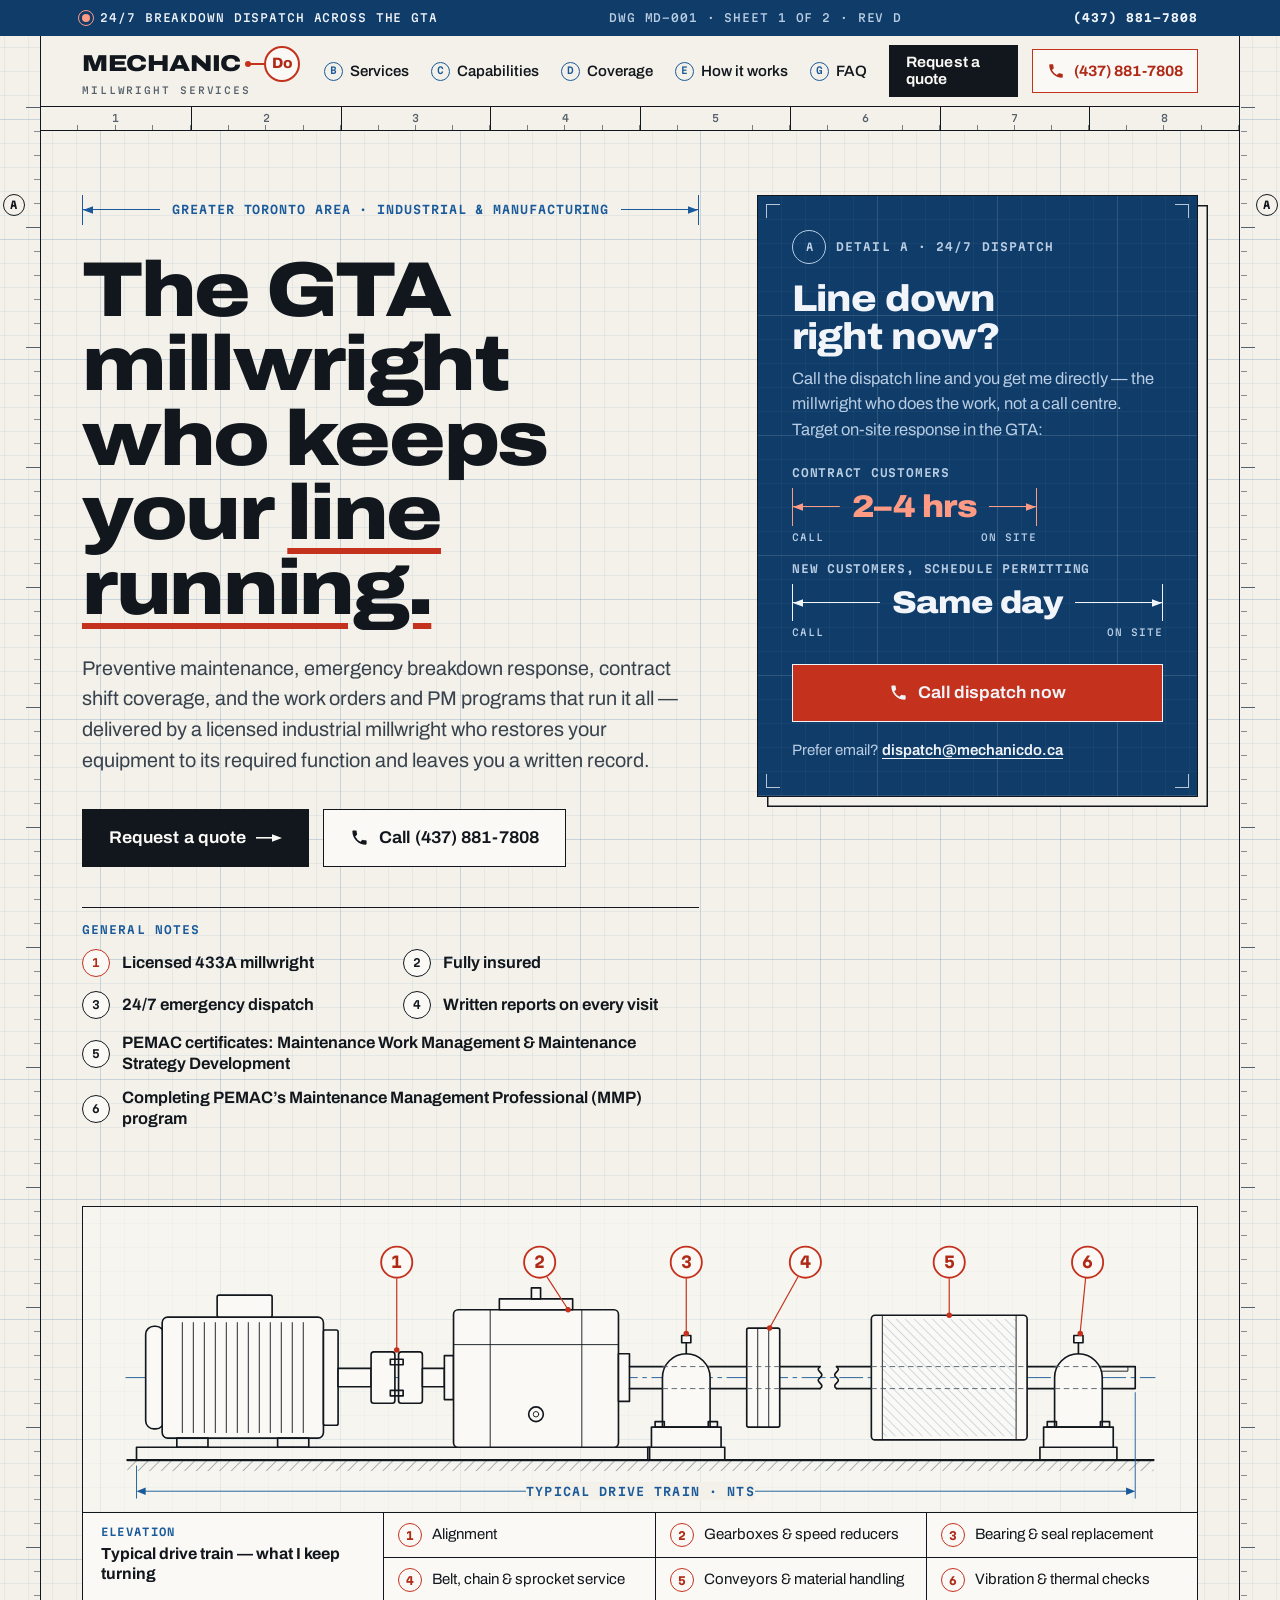
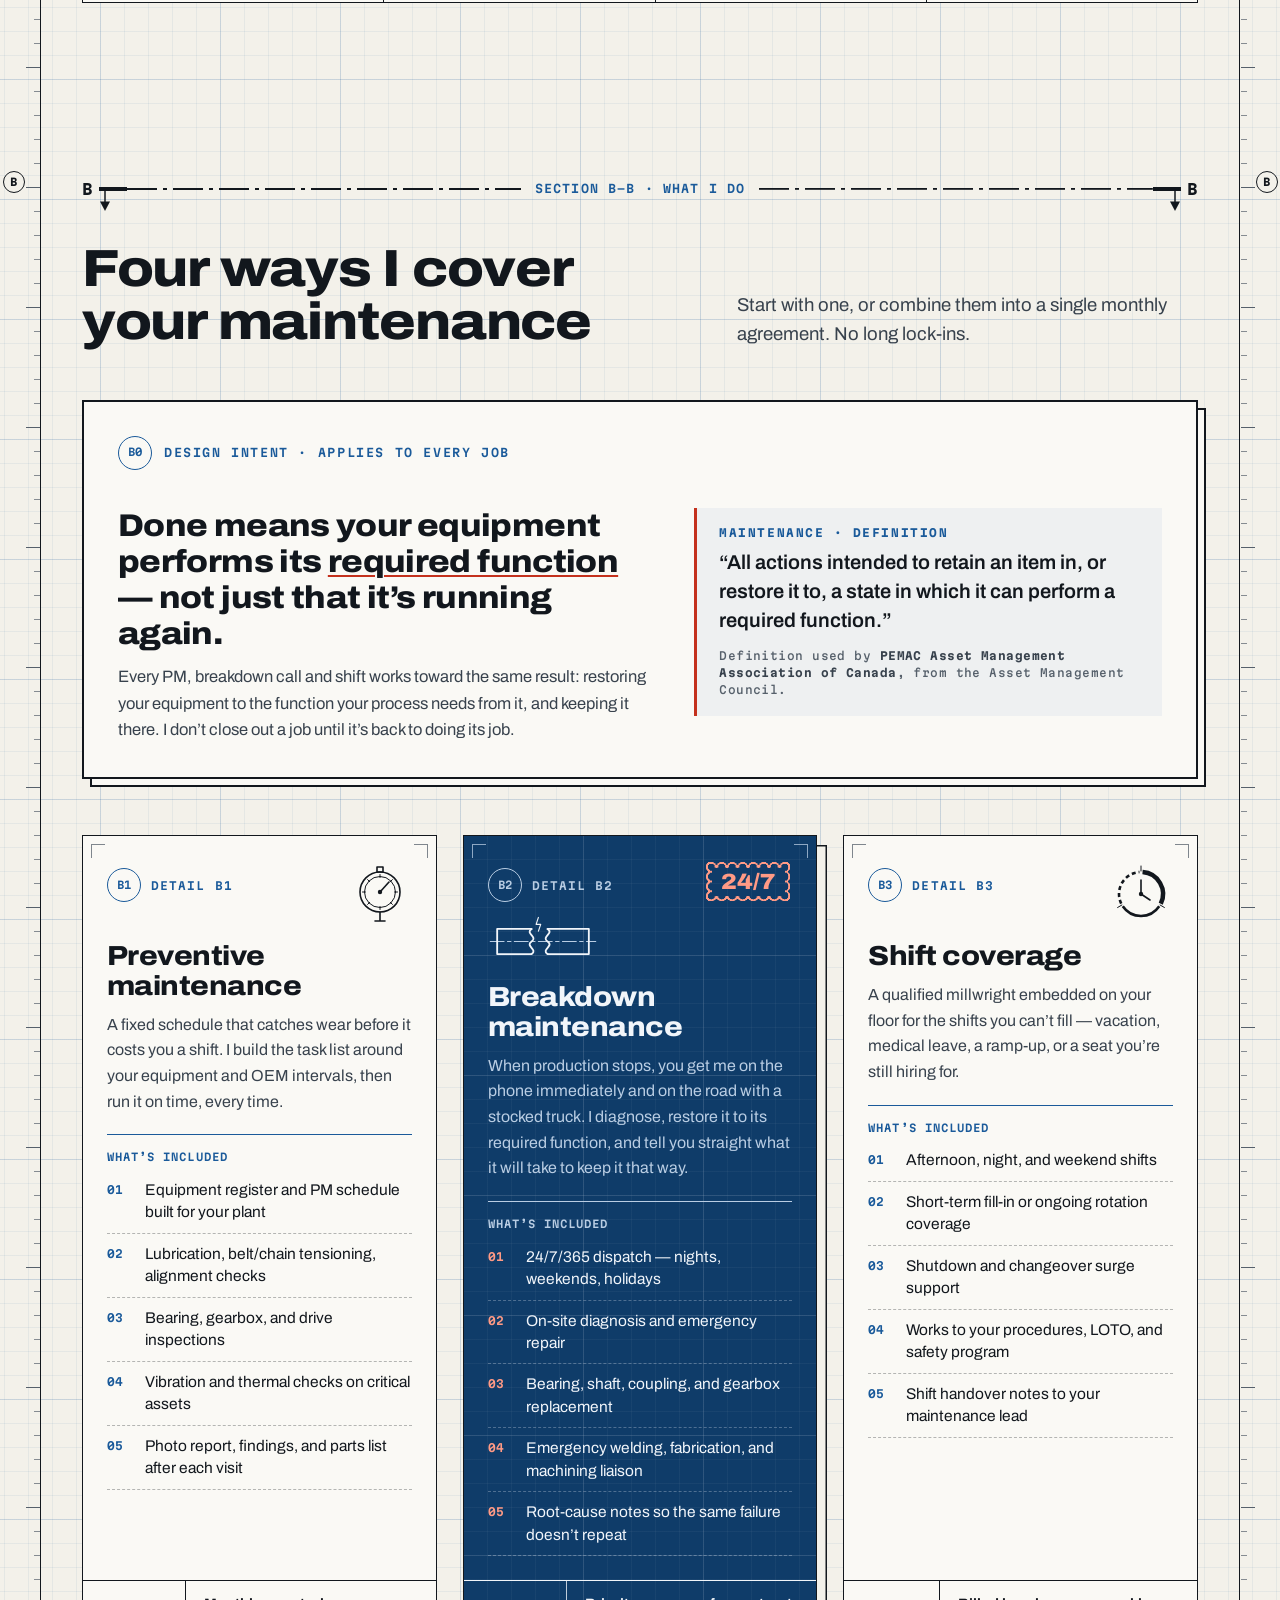
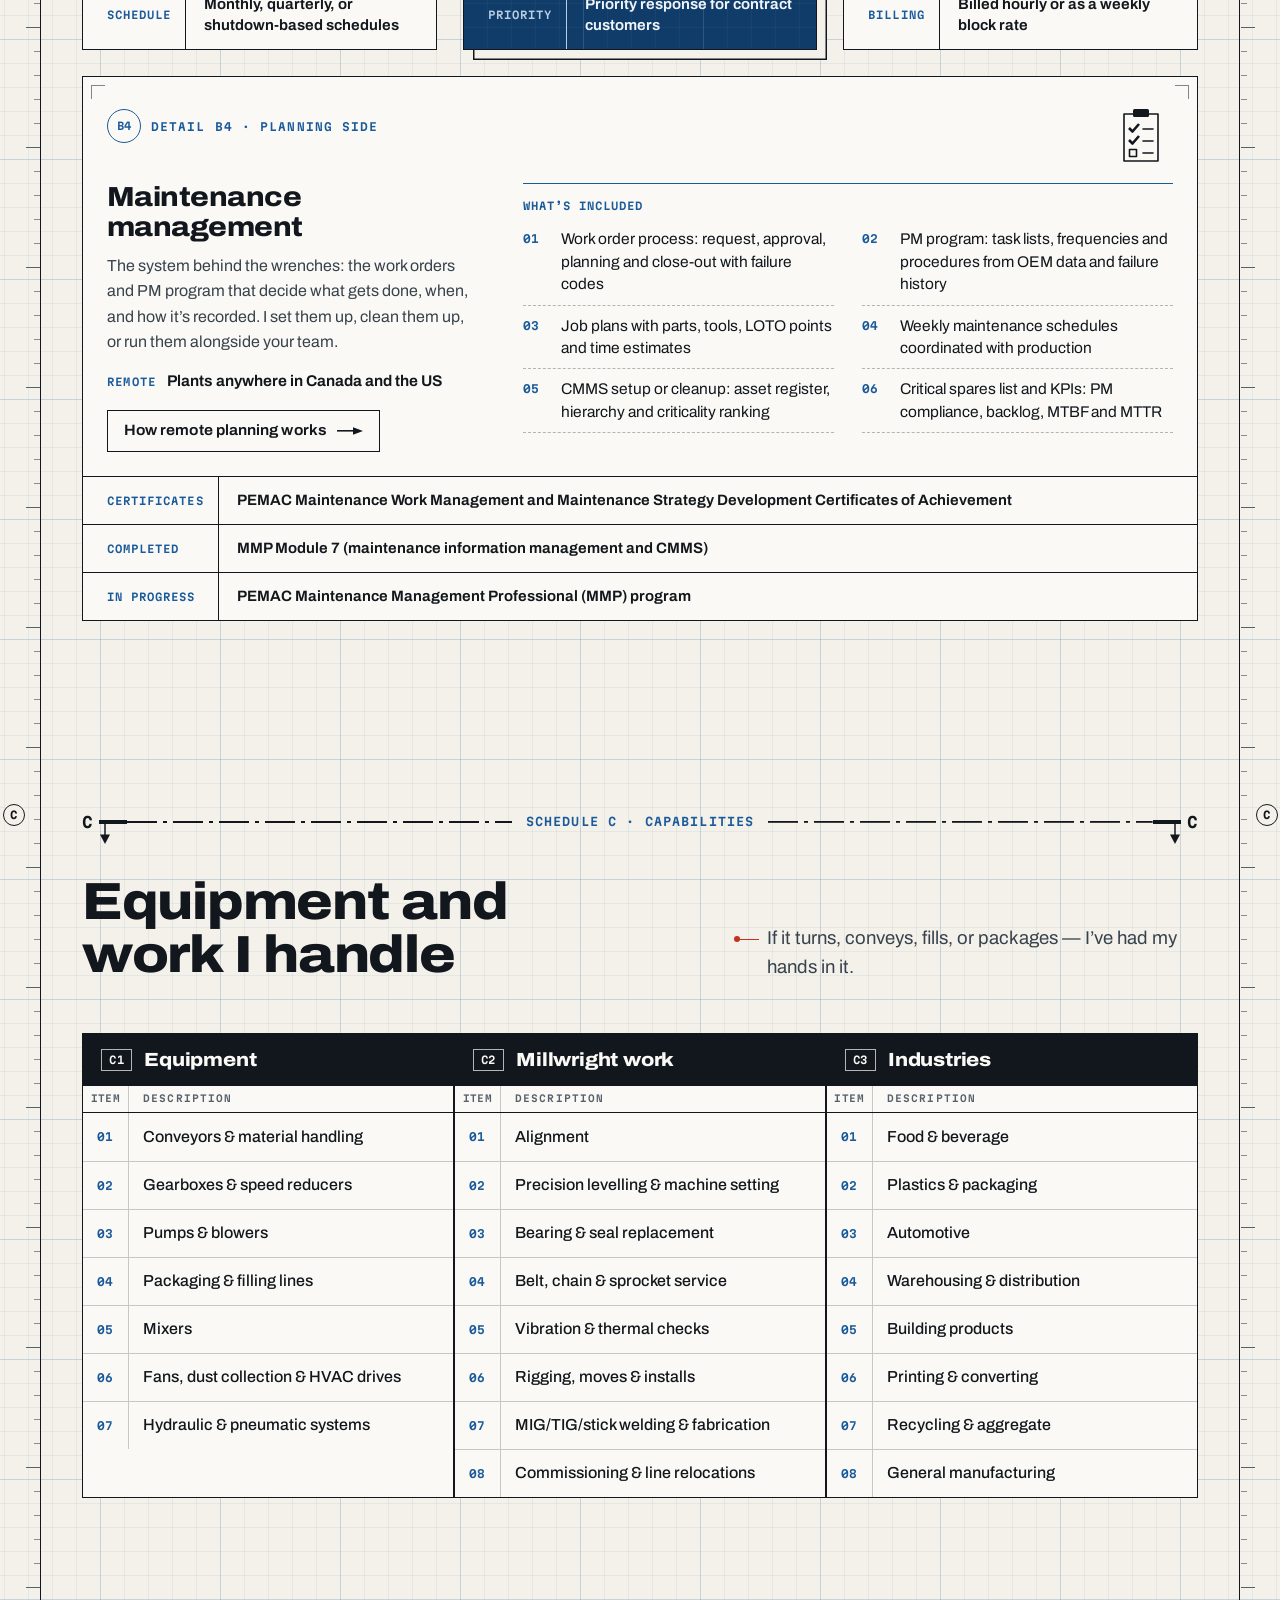
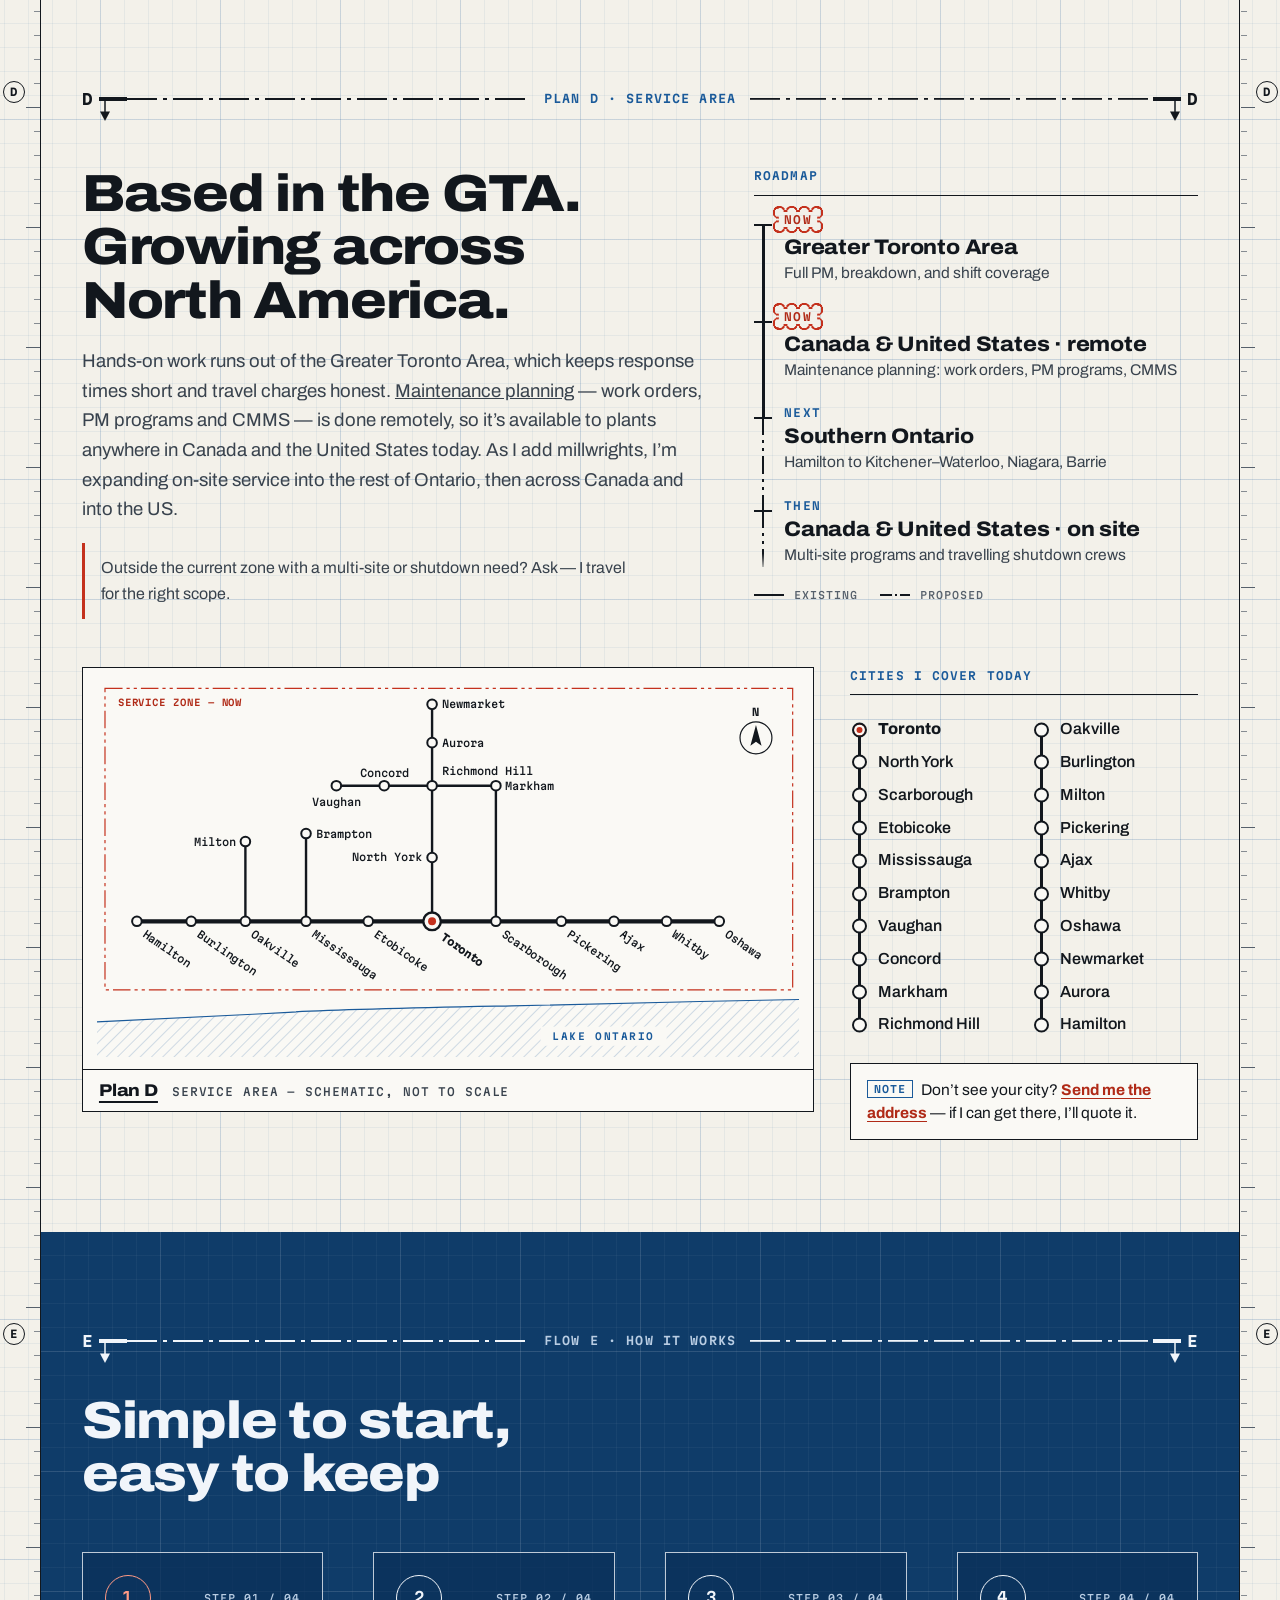
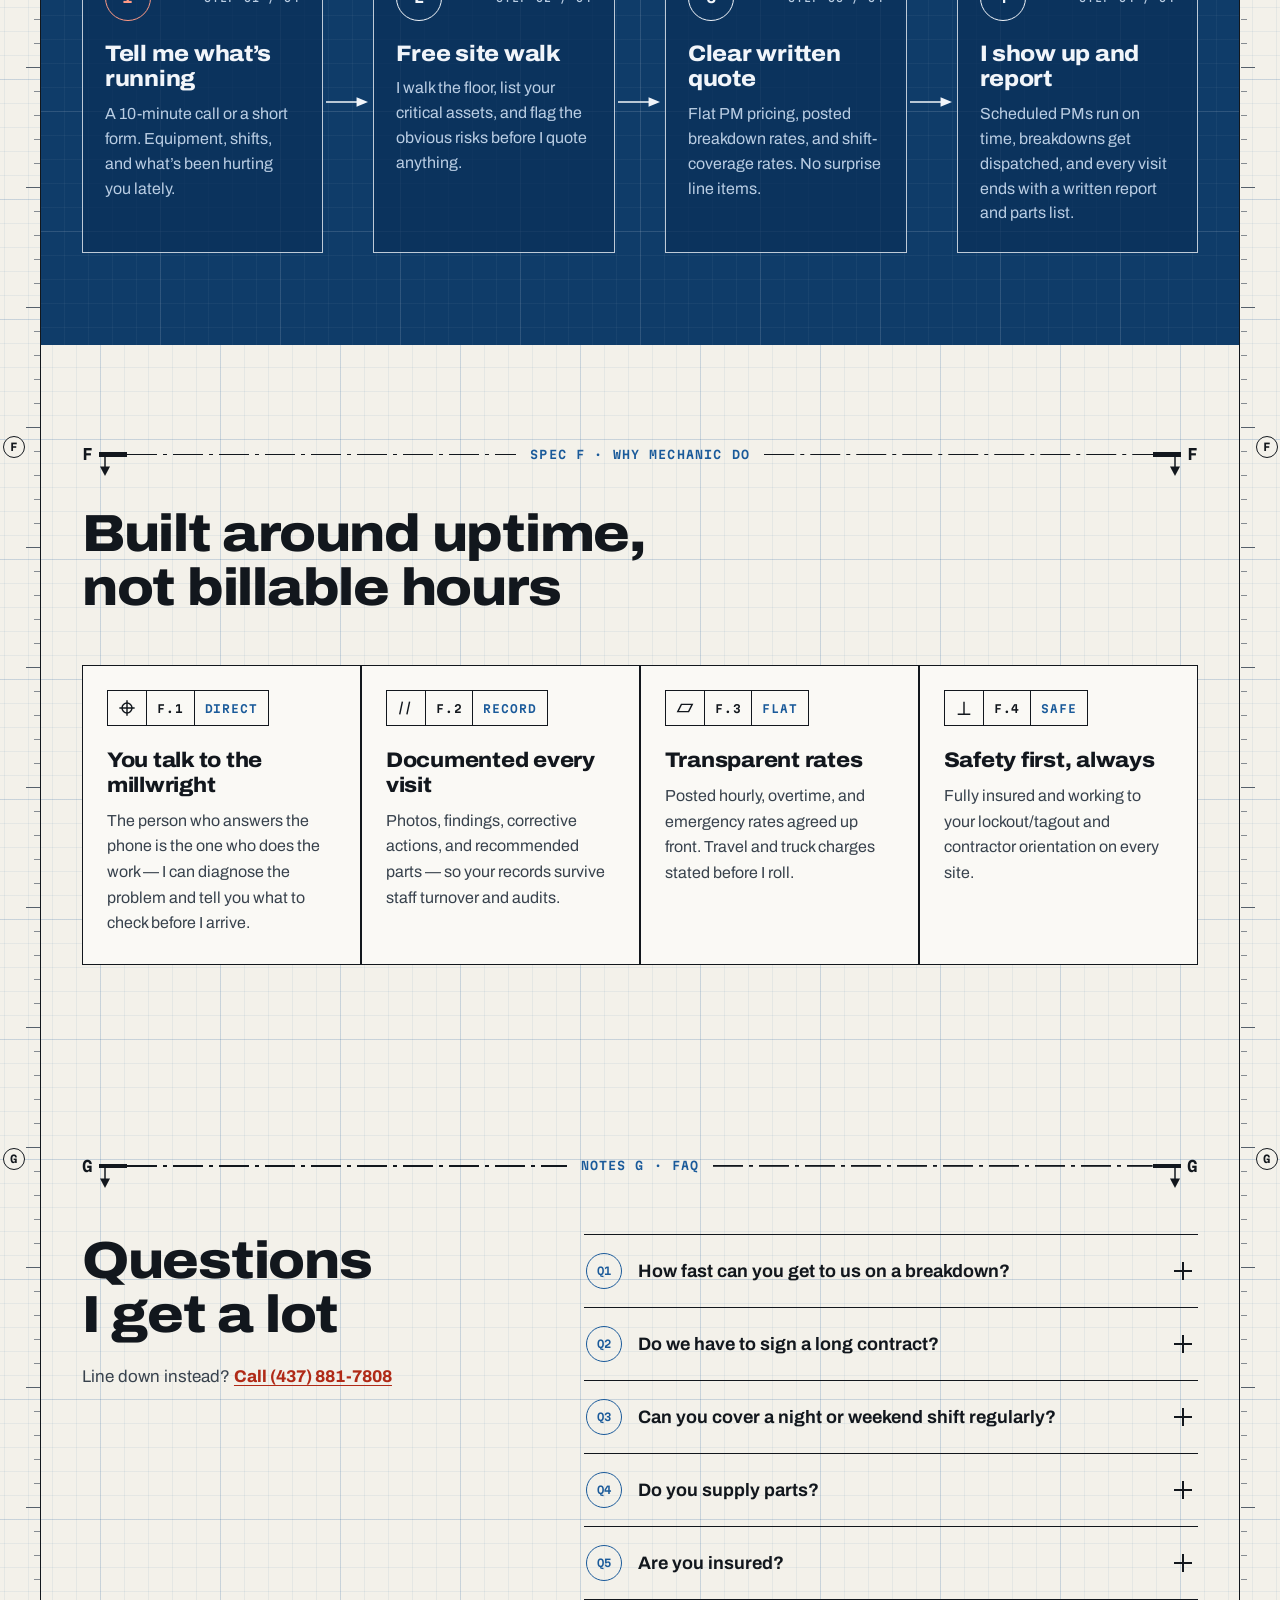
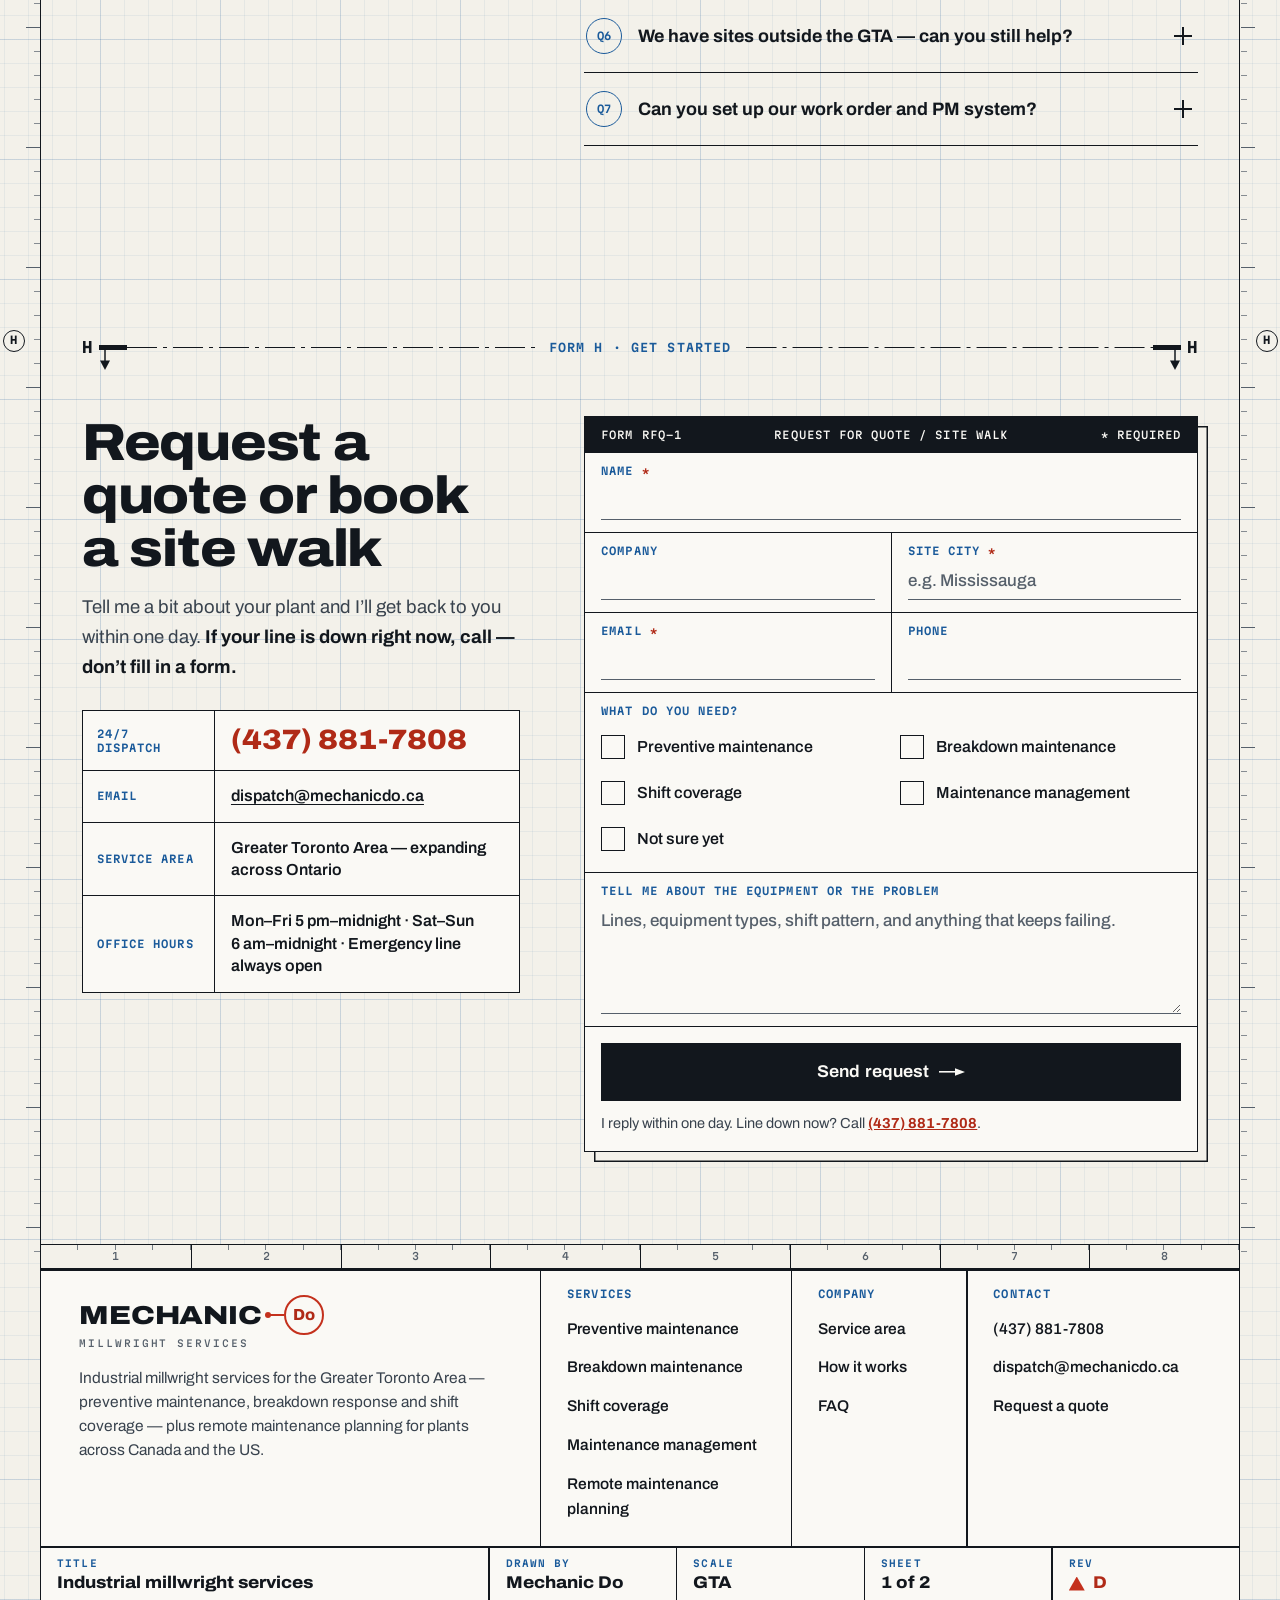
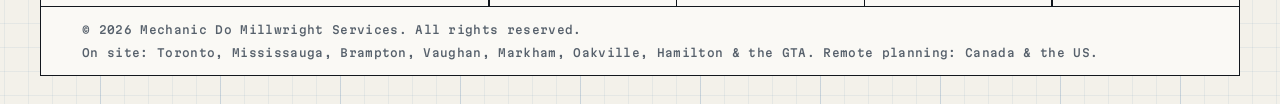
<file: index.html>
<!DOCTYPE html>
<html lang="en-CA">
<head>
<meta charset="utf-8">
<meta name="viewport" content="width=device-width, initial-scale=1">
<title>Industrial Millwright in Toronto &amp; the GTA | Mechanic Do</title>
<meta name="description" content="Licensed 433A millwright in Toronto &amp; the GTA: preventive maintenance, 24/7 breakdown repair, shift coverage and PM programs. Call (437) 881-7808.">
<link rel="canonical" href="https://mechanicdo.ca/">

<!-- Open Graph / social -->
<meta property="og:type" content="website">
<meta property="og:site_name" content="Mechanic Do">
<meta property="og:locale" content="en_CA">
<meta property="og:title" content="Industrial Millwright in Toronto &amp; the GTA | Mechanic Do">
<meta property="og:description" content="Preventive maintenance, 24/7 breakdown response and shift coverage in the GTA, plus remote maintenance planning for plants across Canada and the US.">
<meta property="og:url" content="https://mechanicdo.ca/">
<meta property="og:image" content="https://mechanicdo.ca/assets/img/og-image.png">
<meta property="og:image:width" content="1200">
<meta property="og:image:height" content="630">
<meta property="og:image:alt" content="Mechanic Do, the millwright who keeps your line running. 24/7 dispatch (437) 881-7808, mechanicdo.ca">
<meta name="twitter:card" content="summary_large_image">
<meta name="robots" content="max-image-preview:large">
<meta name="theme-color" content="#0f3c69">

<link rel="icon" href="assets/img/favicon.svg" type="image/svg+xml">
<link rel="icon" href="assets/img/icon-192.png" type="image/png" sizes="192x192">
<link rel="apple-touch-icon" href="assets/img/apple-touch-icon.png">
<link rel="preload" href="assets/fonts/archivo-var.woff2" as="font" type="font/woff2" crossorigin>
<link rel="preload" href="assets/fonts/martian-mono-var.woff2" as="font" type="font/woff2" crossorigin>
<link rel="stylesheet" href="assets/css/styles.css">
<script>document.documentElement.classList.add('js');</script>

<!-- Structured data: site, business (on-site GTA, remote Canada & US), services, hours. -->
<script type="application/ld+json">
{
  "@context": "https://schema.org",
  "@graph": [
    {
      "@type": "WebSite",
      "@id": "https://mechanicdo.ca/#website",
      "url": "https://mechanicdo.ca/",
      "name": "Mechanic Do",
      "alternateName": "Mechanic Do Millwright Services",
      "inLanguage": "en-CA",
      "publisher": {
        "@id": "https://mechanicdo.ca/#business"
      }
    },
    {
      "@type": "ProfessionalService",
      "@id": "https://mechanicdo.ca/#business",
      "name": "Mechanic Do",
      "alternateName": "Mechanic Do Millwright Services",
      "description": "Licensed 433A industrial millwright in Toronto and the GTA: preventive maintenance, 24/7 breakdown response and shift coverage on site, plus remote maintenance planning (work orders, PM programs, CMMS) for plants across Canada and the United States.",
      "url": "https://mechanicdo.ca/",
      "logo": "https://mechanicdo.ca/brand/logo.png",
      "image": "https://mechanicdo.ca/assets/img/og-image.png",
      "telephone": "+1-437-881-7808",
      "email": "dispatch@mechanicdo.ca",
      "address": {
        "@type": "PostalAddress",
        "addressLocality": "Toronto",
        "addressRegion": "ON",
        "addressCountry": "CA"
      },
      "areaServed": [
        {
          "@type": "AdministrativeArea",
          "name": "Greater Toronto Area"
        },
        {
          "@type": "City",
          "name": "Toronto"
        },
        {
          "@type": "City",
          "name": "North York"
        },
        {
          "@type": "City",
          "name": "Scarborough"
        },
        {
          "@type": "City",
          "name": "Etobicoke"
        },
        {
          "@type": "City",
          "name": "Mississauga"
        },
        {
          "@type": "City",
          "name": "Brampton"
        },
        {
          "@type": "City",
          "name": "Vaughan"
        },
        {
          "@type": "City",
          "name": "Concord"
        },
        {
          "@type": "City",
          "name": "Markham"
        },
        {
          "@type": "City",
          "name": "Richmond Hill"
        },
        {
          "@type": "City",
          "name": "Oakville"
        },
        {
          "@type": "City",
          "name": "Burlington"
        },
        {
          "@type": "City",
          "name": "Milton"
        },
        {
          "@type": "City",
          "name": "Pickering"
        },
        {
          "@type": "City",
          "name": "Ajax"
        },
        {
          "@type": "City",
          "name": "Whitby"
        },
        {
          "@type": "City",
          "name": "Oshawa"
        },
        {
          "@type": "City",
          "name": "Newmarket"
        },
        {
          "@type": "City",
          "name": "Aurora"
        },
        {
          "@type": "City",
          "name": "Hamilton"
        }
      ],
      "openingHoursSpecification": [
        {
          "@type": "OpeningHoursSpecification",
          "dayOfWeek": [
            "Monday",
            "Tuesday",
            "Wednesday",
            "Thursday",
            "Friday"
          ],
          "opens": "17:00",
          "closes": "23:59"
        },
        {
          "@type": "OpeningHoursSpecification",
          "dayOfWeek": [
            "Saturday",
            "Sunday"
          ],
          "opens": "06:00",
          "closes": "23:59"
        }
      ],
      "contactPoint": [
        {
          "@type": "ContactPoint",
          "contactType": "emergency",
          "name": "24/7 breakdown dispatch",
          "telephone": "+1-437-881-7808",
          "email": "dispatch@mechanicdo.ca",
          "availableLanguage": "English",
          "areaServed": {
            "@type": "AdministrativeArea",
            "name": "Greater Toronto Area"
          },
          "hoursAvailable": {
            "@type": "OpeningHoursSpecification",
            "dayOfWeek": [
              "Monday",
              "Tuesday",
              "Wednesday",
              "Thursday",
              "Friday",
              "Saturday",
              "Sunday"
            ],
            "opens": "00:00",
            "closes": "23:59"
          }
        }
      ],
      "knowsAbout": [
        "Industrial maintenance",
        "Millwright services",
        "Preventive maintenance",
        "Breakdown maintenance",
        "Maintenance planning and scheduling",
        "Work order management",
        "Preventive maintenance program development",
        "Computerized maintenance management systems (CMMS)"
      ],
      "hasOfferCatalog": {
        "@type": "OfferCatalog",
        "name": "Millwright and maintenance services",
        "itemListElement": [
          {
            "@type": "Offer",
            "itemOffered": {
              "@type": "Service",
              "name": "Preventive maintenance",
              "description": "PM schedules built around your equipment and OEM intervals, run on time, with a photo report and parts list after each visit.",
              "areaServed": {
                "@type": "AdministrativeArea",
                "name": "Greater Toronto Area"
              },
              "provider": {
                "@id": "https://mechanicdo.ca/#business"
              }
            }
          },
          {
            "@type": "Offer",
            "itemOffered": {
              "@type": "Service",
              "name": "Breakdown maintenance",
              "description": "24/7 emergency breakdown response: on-site diagnosis and repair, with root-cause notes so the same failure doesn't repeat.",
              "areaServed": {
                "@type": "AdministrativeArea",
                "name": "Greater Toronto Area"
              },
              "provider": {
                "@id": "https://mechanicdo.ca/#business"
              }
            }
          },
          {
            "@type": "Offer",
            "itemOffered": {
              "@type": "Service",
              "name": "Shift coverage",
              "description": "A licensed millwright for afternoon, night and weekend shifts, short-term or ongoing.",
              "areaServed": {
                "@type": "AdministrativeArea",
                "name": "Greater Toronto Area"
              },
              "provider": {
                "@id": "https://mechanicdo.ca/#business"
              }
            }
          },
          {
            "@type": "Offer",
            "itemOffered": {
              "@type": "Service",
              "name": "Remote maintenance planning",
              "description": "Work order process, PM program development, job plans, weekly scheduling, CMMS setup and cleanup, critical spares and KPIs, done remotely.",
              "areaServed": [
                {
                  "@type": "Country",
                  "name": "Canada"
                },
                {
                  "@type": "Country",
                  "name": "United States"
                }
              ],
              "provider": {
                "@id": "https://mechanicdo.ca/#business"
              },
              "url": "https://mechanicdo.ca/maintenance-planning/"
            }
          }
        ]
      }
    }
  ]
}
</script>
</head>
<body>

<a class="skip-link" href="#main">Skip to content</a>

<!-- ============ TOP STRIP ============ -->
<div class="strip">
  <div class="strip__in">
    <p class="strip__msg"><span class="pulse" aria-hidden="true"></span>24/7 breakdown dispatch across the GTA</p>
    <p class="strip__dwg" aria-hidden="true">DWG MD-001 &middot; Sheet 1 of 2 &middot; Rev D</p>
    <a class="strip__tel" href="tel:+14378817808">(437) 881-7808</a>
  </div>
</div>

<!-- ============ HEADER ============ -->
<header class="hdr" id="siteHeader">
  <div class="hdr__in">
    <a class="brand" href="#top" aria-label="Mechanic Do Millwright Services, home">
      <span class="brand__word">Mechanic</span>
      <span class="brand__leader" aria-hidden="true"></span>
      <span class="brand__balloon">Do</span>
      <span class="brand__sub">Millwright services</span>
    </a>

    <nav class="nav" id="siteNav" aria-label="Main">
      <a href="#services"><span class="nav__z" aria-hidden="true">B</span>Services</a>
      <a href="#capabilities"><span class="nav__z" aria-hidden="true">C</span>Capabilities</a>
      <a href="#coverage"><span class="nav__z" aria-hidden="true">D</span>Coverage</a>
      <a href="#process"><span class="nav__z" aria-hidden="true">E</span>How it works</a>
      <a href="#faq"><span class="nav__z" aria-hidden="true">G</span>FAQ</a>
      <a class="btn btn--ink btn--sm nav__cta" href="#quote">Request a quote</a>
    </nav>

    <a class="hdr__call" href="tel:+14378817808">
      <svg class="i-phone" viewBox="0 0 24 24" aria-hidden="true" focusable="false"><path d="M6.6 10.8a15.1 15.1 0 0 0 6.6 6.6l2.2-2.2c.3-.3.7-.4 1-.2 1.2.4 2.4.6 3.6.6.6 0 1 .4 1 1V20c0 .6-.4 1-1 1C10.7 21 3 13.3 3 4c0-.6.4-1 1-1h3.4c.6 0 1 .4 1 1 0 1.3.2 2.5.6 3.6.1.4 0 .8-.2 1l-2.2 2.2z"/></svg>
      <span class="hdr__call-lbl">Call</span>
      <span class="hdr__call-num">(437) 881-7808</span>
    </a>

    <button class="nav-toggle" id="navToggle" type="button" aria-expanded="false" aria-controls="siteNav" aria-label="Open menu">
      <span class="nav-toggle__bars" aria-hidden="true"><span></span><span></span><span></span></span>
    </button>
  </div>
</header>

<main id="main" class="sheet">

  <div class="ruler" aria-hidden="true">
    <span>1</span><span>2</span><span>3</span><span>4</span><span>5</span><span>6</span><span>7</span><span>8</span>
  </div>

  <!-- ================= A · HERO ================= -->
  <section class="hero zone" id="top" data-zone="A" aria-labelledby="hero-title">
    <div class="wrap">
      <div class="hero__grid">
        <div class="hero__copy">
          <p class="dimline"><span class="dimline__txt">Greater Toronto Area &middot; Industrial &amp; manufacturing</span></p>
          <h1 id="hero-title">The GTA millwright who keeps your <span class="redline">line running.</span></h1>
          <p class="lede">
            Preventive maintenance, emergency breakdown response, contract shift coverage, and the
            work orders and PM programs that run it all &mdash; delivered by a licensed industrial millwright
            who restores your equipment to its required function and leaves you a written record.
          </p>
          <div class="hero__actions">
            <a class="btn btn--ink btn--lg" href="#quote">Request a quote <span class="btn__arw" aria-hidden="true"></span></a>
            <a class="btn btn--line btn--lg" href="tel:+14378817808">
              <svg class="i-phone" viewBox="0 0 24 24" aria-hidden="true" focusable="false"><path d="M6.6 10.8a15.1 15.1 0 0 0 6.6 6.6l2.2-2.2c.3-.3.7-.4 1-.2 1.2.4 2.4.6 3.6.6.6 0 1 .4 1 1V20c0 .6-.4 1-1 1C10.7 21 3 13.3 3 4c0-.6.4-1 1-1h3.4c.6 0 1 .4 1 1 0 1.3.2 2.5.6 3.6.1.4 0 .8-.2 1l-2.2 2.2z"/></svg>
              Call (437) 881-7808
            </a>
          </div>
        </div>

        <aside class="plate dispatch" aria-labelledby="dispatch-title">
          <span class="reg reg--tl" aria-hidden="true"></span><span class="reg reg--tr" aria-hidden="true"></span>
          <span class="reg reg--bl" aria-hidden="true"></span><span class="reg reg--br" aria-hidden="true"></span>
          <p class="viewtag"><span class="balloon balloon--sm" aria-hidden="true">A</span>Detail A &middot; 24/7 dispatch</p>
          <h2 id="dispatch-title">Line down right now?</h2>
          <p class="dispatch__txt">Call the dispatch line and you get me directly &mdash; the millwright who does the work, not a call centre. Target on-site response in the GTA:</p>

          <ul class="sla">
            <li class="sla__row sla__row--short">
              <span class="sla__who">Contract customers</span>
              <strong class="dim"><span class="dim__txt">2&ndash;4 hrs</span></strong>
              <span class="sla__ends" aria-hidden="true"><span>Call</span><span>On site</span></span>
            </li>
            <li class="sla__row">
              <span class="sla__who">New customers, schedule permitting</span>
              <strong class="dim"><span class="dim__txt">Same day</span></strong>
              <span class="sla__ends" aria-hidden="true"><span>Call</span><span>On site</span></span>
            </li>
          </ul>

          <a class="btn btn--red btn--block btn--lg" href="tel:+14378817808">
            <svg class="i-phone" viewBox="0 0 24 24" aria-hidden="true" focusable="false"><path d="M6.6 10.8a15.1 15.1 0 0 0 6.6 6.6l2.2-2.2c.3-.3.7-.4 1-.2 1.2.4 2.4.6 3.6.6.6 0 1 .4 1 1V20c0 .6-.4 1-1 1C10.7 21 3 13.3 3 4c0-.6.4-1 1-1h3.4c.6 0 1 .4 1 1 0 1.3.2 2.5.6 3.6.1.4 0 .8-.2 1l-2.2 2.2z"/></svg>
            Call dispatch now
          </a>
          <p class="dispatch__note">Prefer email? <a href="mailto:dispatch@mechanicdo.ca">dispatch@mechanicdo.ca</a></p>
        </aside>

        <div class="notes">
          <h2 class="notes__title">General notes</h2>
          <ol class="notes__list">
            <li><span class="balloon" aria-hidden="true">1</span>Licensed 433A millwright</li>
            <li><span class="balloon" aria-hidden="true">2</span>Fully insured</li>
            <li><span class="balloon" aria-hidden="true">3</span>24/7 emergency dispatch</li>
            <li><span class="balloon" aria-hidden="true">4</span>Written reports on every visit</li>
            <li class="notes__wide"><span class="balloon" aria-hidden="true">5</span>PEMAC certificates: Maintenance Work Management &amp; Maintenance Strategy Development</li>
            <li class="notes__wide"><span class="balloon" aria-hidden="true">6</span>Completing PEMAC&rsquo;s Maintenance Management Professional (MMP) program</li>
          </ol>
        </div>
      </div>

      <!-- General arrangement drawing -->
      <figure class="ga" data-plot>
        <div class="ga__draw">
          <svg class="ga__svg" viewBox="0 0 1160 300" aria-hidden="true" focusable="false">
            <defs>
              <pattern id="gaHatch" width="9" height="9" patternUnits="userSpaceOnUse" patternTransform="rotate(45)"><line x1="0" y1="0" x2="0" y2="9"/></pattern>
              <pattern id="gaLag" width="7" height="7" patternUnits="userSpaceOnUse" patternTransform="rotate(-45)"><line x1="0" y1="0" x2="0" y2="7"/></pattern>
            </defs>

            <!-- ground -->
            <rect class="ga__hatchfill" x="20" y="250" width="1120" height="12"/>
            <line class="p thk" pathLength="1" x1="20" y1="250" x2="1140" y2="250"/>

            <!-- centre line -->
            <line class="cl" x1="18" y1="160" x2="1142" y2="160"/>

            <!-- baseplate -->
            <rect class="p" pathLength="1" x="30" y="236" width="560" height="14"/>

            <!-- motor -->
            <rect class="p fill" pathLength="1" x="40" y="104" width="20" height="112" rx="9"/>
            <rect class="p fill" pathLength="1" x="58" y="94" width="176" height="132" rx="6"/>
            <path class="p thin" pathLength="1" d="M80 100v120M92 100v120M104 100v120M116 100v120M128 100v120M140 100v120M152 100v120M164 100v120M176 100v120M188 100v120M200 100v120M212 100v120"/>
            <rect class="p fill" pathLength="1" x="118" y="70" width="60" height="24" rx="2"/>
            <rect class="p fill" pathLength="1" x="234" y="108" width="16" height="104" rx="2"/>
            <rect class="p" pathLength="1" x="74" y="226" width="34" height="10"/>
            <rect class="p" pathLength="1" x="184" y="226" width="34" height="10"/>
            <rect class="p fill" pathLength="1" x="250" y="150" width="36" height="20"/>

            <!-- coupling -->
            <rect class="p fill" pathLength="1" x="286" y="132" width="26" height="56" rx="3"/>
            <rect class="p fill" pathLength="1" x="316" y="132" width="26" height="56" rx="3"/>
            <rect class="p" pathLength="1" x="307" y="140" width="14" height="6"/>
            <rect class="p" pathLength="1" x="307" y="174" width="14" height="6"/>
            <rect class="p fill" pathLength="1" x="342" y="150" width="24" height="20"/>

            <!-- gearbox -->
            <rect class="p fill" pathLength="1" x="366" y="136" width="10" height="48"/>
            <rect class="p fill" pathLength="1" x="376" y="86" width="180" height="150" rx="5"/>
            <rect class="p fill" pathLength="1" x="426" y="74" width="80" height="12"/>
            <rect class="p fill" pathLength="1" x="461" y="62" width="10" height="12"/>
            <path class="p thin" pathLength="1" d="M416 86v150M516 86v150M376 124h180"/>
            <circle class="p" pathLength="1" cx="466" cy="200" r="8"/>
            <circle class="p thin" pathLength="1" cx="466" cy="200" r="3"/>
            <rect class="p fill" pathLength="1" x="556" y="134" width="12" height="52"/>

            <!-- output shaft with break -->
            <path class="p" pathLength="1" d="M568 148H776M568 172H776"/>
            <path class="p" pathLength="1" d="M776 148c-7 5 7 7 0 12c-7 5 7 7 0 12"/>
            <path class="p" pathLength="1" d="M794 148c7 5-7 7 0 12c7 5-7 7 0 12"/>
            <path class="p" pathLength="1" d="M794 148H1120V172H794"/>
            <rect class="p thin" pathLength="1" x="1076" y="148" width="36" height="5"/>

            <!-- bearing 1 -->
            <rect class="p" pathLength="1" x="588" y="236" width="84" height="14"/>
            <path class="p fill" pathLength="1" d="M604 214V160a26 26 0 0 1 52 0V214Z"/>
            <rect class="p fill" pathLength="1" x="592" y="214" width="76" height="22"/>
            <path class="hid" d="M604 148H656M604 172H656"/>
            <path class="p" pathLength="1" d="M630 134V122"/>
            <rect class="p fill" pathLength="1" x="625" y="114" width="10" height="8"/>
            <rect class="p" pathLength="1" x="596" y="208" width="10" height="6"/>
            <rect class="p" pathLength="1" x="654" y="208" width="10" height="6"/>

            <!-- sprocket -->
            <rect class="p fill" pathLength="1" x="696" y="106" width="36" height="108" rx="2"/>
            <path class="p thin" pathLength="1" d="M708 106v108M720 106v108"/>
            <path class="hid" d="M696 148H732M696 172H732"/>

            <!-- head pulley / drum -->
            <rect class="p fill" pathLength="1" x="832" y="92" width="170" height="136" rx="4"/>
            <rect class="ga__lag" x="844" y="96" width="146" height="128"/>
            <path class="p thin" pathLength="1" d="M844 92v136M990 92v136"/>
            <path class="hid" d="M832 148H1002M832 172H1002"/>

            <!-- bearing 2 -->
            <rect class="p" pathLength="1" x="1016" y="236" width="84" height="14"/>
            <path class="p fill" pathLength="1" d="M1032 214V160a26 26 0 0 1 52 0V214Z"/>
            <rect class="p fill" pathLength="1" x="1020" y="214" width="76" height="22"/>
            <path class="hid" d="M1032 148H1084M1032 172H1084"/>
            <path class="p" pathLength="1" d="M1058 134V122"/>
            <rect class="p fill" pathLength="1" x="1053" y="114" width="10" height="8"/>
            <rect class="p" pathLength="1" x="1024" y="208" width="10" height="6"/>
            <rect class="p" pathLength="1" x="1082" y="208" width="10" height="6"/>

            <!-- overall dimension -->
            <path class="dimx" d="M30 256V292M1120 176V292"/>
            <path class="dimx" d="M36 284H1114"/>
            <path class="dimx arrowhead" d="M30 284l10-4v8zM1120 284l-10-4v8z"/>
            <rect class="ga__dimbg" x="455" y="274" width="250" height="20"/>
            <text class="ga__dimtxt" x="580" y="289" text-anchor="middle">TYPICAL DRIVE TRAIN &#183; NTS</text>

            <!-- balloons + leaders -->
            <g class="ga__balloons">
              <path class="lead" d="M314 52V128"/><circle class="dot" cx="314" cy="130" r="3"/>
              <circle class="bal" cx="314" cy="34" r="17"/><text x="314" y="40" text-anchor="middle">1</text>

              <path class="lead" d="M478 50L500 84"/><circle class="dot" cx="501" cy="86" r="3"/>
              <circle class="bal" cx="470" cy="34" r="17"/><text x="470" y="40" text-anchor="middle">2</text>

              <path class="lead" d="M630 52V110"/><circle class="dot" cx="630" cy="112" r="3"/>
              <circle class="bal" cx="630" cy="34" r="17"/><text x="630" y="40" text-anchor="middle">3</text>

              <path class="lead" d="M752 50L722 104"/><circle class="dot" cx="721" cy="106" r="3"/>
              <circle class="bal" cx="760" cy="34" r="17"/><text x="760" y="40" text-anchor="middle">4</text>

              <path class="lead" d="M917 52V90"/><circle class="dot" cx="917" cy="92" r="3"/>
              <circle class="bal" cx="917" cy="34" r="17"/><text x="917" y="40" text-anchor="middle">5</text>

              <path class="lead" d="M1066 50L1060 110"/><circle class="dot" cx="1060" cy="112" r="3"/>
              <circle class="bal" cx="1068" cy="34" r="17"/><text x="1068" y="40" text-anchor="middle">6</text>
            </g>
          </svg>
        </div>
        <figcaption class="ga__cap">
          <p class="ga__title"><span>Elevation</span> Typical drive train &mdash; what I keep turning</p>
          <ol class="ga__legend">
            <li>Alignment</li>
            <li>Gearboxes &amp; speed reducers</li>
            <li>Bearing &amp; seal replacement</li>
            <li>Belt, chain &amp; sprocket service</li>
            <li>Conveyors &amp; material handling</li>
            <li>Vibration &amp; thermal checks</li>
          </ol>
        </figcaption>
      </figure>
    </div>
  </section>

  <!-- ================= B · SERVICES ================= -->
  <section class="sec zone" id="services" data-zone="B" aria-labelledby="services-title">
    <div class="wrap">
      <header class="sec-head">
        <div class="cut"><span class="cut__end" aria-hidden="true">B</span><p class="cut__label">Section B&ndash;B &middot; What I do</p><span class="cut__end cut__end--r" aria-hidden="true">B</span></div>
        <div class="sec-head__row">
          <h2 id="services-title">Four ways I cover your maintenance</h2>
          <p class="sec-sub">Start with one, or combine them into a single monthly agreement. No long lock-ins.</p>
        </div>
      </header>

      <aside class="intent" aria-labelledby="intent-title">
        <p class="intent__tag"><span class="balloon balloon--sm" aria-hidden="true">B0</span>Design intent &middot; applies to every job</p>
        <div class="intent__body">
          <h3 id="intent-title">Done means your equipment performs its <span class="redline">required function</span> &mdash; not just that it&rsquo;s running again.</h3>
          <p>Every PM, breakdown call and shift works toward the same result: restoring your equipment to the function your process needs from it, and keeping it there. I don&rsquo;t close out a job until it&rsquo;s back to doing its job.</p>
        </div>
        <blockquote class="intent__def" cite="https://www.pemac.org/asset-management-vs-maintenance-management">
          <p class="intent__term">Maintenance <span aria-hidden="true">&middot;</span> definition</p>
          <p>&ldquo;All actions intended to retain an item in, or restore it to, a state in which it can perform a required function.&rdquo;</p>
          <footer>Definition used by <cite>PEMAC Asset Management Association of Canada</cite>, from the Asset Management Council.</footer>
        </blockquote>
      </aside>

      <div class="sheets">
        <article class="sheet-card">
          <span class="reg reg--tl" aria-hidden="true"></span><span class="reg reg--tr" aria-hidden="true"></span>
          <div class="sheet-card__top">
            <p class="viewtag"><span class="balloon balloon--sm" aria-hidden="true">B1</span>Detail B1</p>
            <svg class="sheet-card__icon" viewBox="0 0 64 64" aria-hidden="true" focusable="false">
              <rect x="29" y="5" width="6" height="5"/>
              <circle cx="32" cy="30" r="20"/>
              <circle class="t" cx="32" cy="30" r="15.5"/>
              <path class="t" d="M32 12.5v3M32 44.5v3M14.5 30h3M46.5 30h3M19.6 17.6l2.1 2.1M42.3 40.3l2.1 2.1M44.4 17.6l-2.1 2.1M21.7 40.3l-2.1 2.1"/>
              <path d="M32 30l9-10"/>
              <circle class="f" cx="32" cy="30" r="2.2"/>
              <path d="M32 50v9M27 59h10"/>
            </svg>
          </div>
          <h3>Preventive maintenance</h3>
          <p>A fixed schedule that catches wear before it costs you a shift. I build the task list around your equipment and OEM intervals, then run it on time, every time.</p>
          <p class="incl">What&rsquo;s included</p>
          <ol class="ticks">
            <li>Equipment register and PM schedule built for your plant</li>
            <li>Lubrication, belt/chain tensioning, alignment checks</li>
            <li>Bearing, gearbox, and drive inspections</li>
            <li>Vibration and thermal checks on critical assets</li>
            <li>Photo report, findings, and parts list after each visit</li>
          </ol>
          <dl class="mini-tb">
            <dt>Schedule</dt>
            <dd>Monthly, quarterly, or shutdown-based schedules</dd>
          </dl>
        </article>

        <article class="sheet-card sheet-card--featured plate">
          <span class="reg reg--tl" aria-hidden="true"></span><span class="reg reg--tr" aria-hidden="true"></span>
          <div class="sheet-card__top">
            <p class="viewtag"><span class="balloon balloon--sm" aria-hidden="true">B2</span>Detail B2</p>
            <p class="flag cloud"><span>24/7</span></p>
          </div>
          <svg class="sheet-card__icon sheet-card__icon--wide" viewBox="0 0 96 48" aria-hidden="true" focusable="false">
            <path class="t cld" d="M2 24h92"/>
            <path d="M8 13h30M8 35h30M8 13v22"/>
            <path d="M38 13c-6 4 6 7 0 11c-6 4 6 7 0 11"/>
            <path d="M52 13c6 4-6 7 0 11c6 4-6 7 0 11"/>
            <path d="M52 13h36M52 35h36M88 13v22"/>
            <path class="t" d="M44 3l-2 6 4 0-2 6"/>
          </svg>
          <h3>Breakdown maintenance</h3>
          <p>When production stops, you get me on the phone immediately and on the road with a stocked truck. I diagnose, restore it to its required function, and tell you straight what it will take to keep it that way.</p>
          <p class="incl">What&rsquo;s included</p>
          <ol class="ticks">
            <li>24/7/365 dispatch &mdash; nights, weekends, holidays</li>
            <li>On-site diagnosis and emergency repair</li>
            <li>Bearing, shaft, coupling, and gearbox replacement</li>
            <li>Emergency welding, fabrication, and machining liaison</li>
            <li>Root-cause notes so the same failure doesn&rsquo;t repeat</li>
          </ol>
          <dl class="mini-tb">
            <dt>Priority</dt>
            <dd>Priority response for contract customers</dd>
          </dl>
        </article>

        <article class="sheet-card">
          <span class="reg reg--tl" aria-hidden="true"></span><span class="reg reg--tr" aria-hidden="true"></span>
          <div class="sheet-card__top">
            <p class="viewtag"><span class="balloon balloon--sm" aria-hidden="true">B3</span>Detail B3</p>
            <svg class="sheet-card__icon" viewBox="0 0 64 64" aria-hidden="true" focusable="false">
              <path class="w" d="M33.54 10.05A22 22 0 0 1 51.77 41.64"/>
              <path class="m" d="M50.24 44.3A22 22 0 0 1 13.76 44.3"/>
              <path class="d" d="M12.23 41.64A22 22 0 0 1 30.47 10.05"/>
              <path class="t" d="M32 4v5M55.4 45.5l-4.3-2.5M8.6 45.5l4.3-2.5"/>
              <path d="M32 32V18M32 32l9 6"/>
              <circle class="f" cx="32" cy="32" r="2.2"/>
            </svg>
          </div>
          <h3>Shift coverage</h3>
          <p>A qualified millwright embedded on your floor for the shifts you can&rsquo;t fill &mdash; vacation, medical leave, a ramp-up, or a seat you&rsquo;re still hiring for.</p>
          <p class="incl">What&rsquo;s included</p>
          <ol class="ticks">
            <li>Afternoon, night, and weekend shifts</li>
            <li>Short-term fill-in or ongoing rotation coverage</li>
            <li>Shutdown and changeover surge support</li>
            <li>Works to your procedures, LOTO, and safety program</li>
            <li>Shift handover notes to your maintenance lead</li>
          </ol>
          <dl class="mini-tb">
            <dt>Billing</dt>
            <dd>Billed hourly or as a weekly block rate</dd>
          </dl>
        </article>
        <article class="sheet-card sheet-card--wide">
          <span class="reg reg--tl" aria-hidden="true"></span><span class="reg reg--tr" aria-hidden="true"></span>
          <div class="sheet-card__top">
            <p class="viewtag"><span class="balloon balloon--sm" aria-hidden="true">B4</span>Detail B4 &middot; Planning side</p>
            <svg class="sheet-card__icon" viewBox="0 0 64 64" aria-hidden="true" focusable="false">
              <path d="M15 11h34v47H15z"/>
              <rect class="f" x="24" y="6" width="16" height="8" rx="1.5"/>
              <path class="m" d="M20 25l3.5 3.5L30 21"/>
              <path class="m" d="M20 37l3.5 3.5L30 33"/>
              <path d="M20.5 46.5h7v7h-7z"/>
              <path d="M34 26h10M34 38h10M34 50h10"/>
            </svg>
          </div>
          <div class="sheet-card__cols">
            <div>
              <h3>Maintenance management</h3>
              <p>The system behind the wrenches: the work orders and PM program that decide what gets done, when, and how it&rsquo;s recorded. I set them up, clean them up, or run them alongside your team.</p>
              <p class="remote-tag"><span class="remote-tag__k">Remote</span>Plants anywhere in Canada and the US</p>
              <a class="btn btn--line btn--sm" href="maintenance-planning/">How remote planning works <span class="btn__arw" aria-hidden="true"></span></a>
            </div>
            <div>
              <p class="incl">What&rsquo;s included</p>
              <ol class="ticks ticks--2col">
                <li>Work order process: request, approval, planning and close-out with failure codes</li>
                <li>PM program: task lists, frequencies and procedures from OEM data and failure history</li>
                <li>Job plans with parts, tools, LOTO points and time estimates</li>
                <li>Weekly maintenance schedules coordinated with production</li>
                <li>CMMS setup or cleanup: asset register, hierarchy and criticality ranking</li>
                <li>Critical spares list and KPIs: PM compliance, backlog, MTBF and MTTR</li>
              </ol>
            </div>
          </div>
          <dl class="mini-tb">
            <dt>Certificates</dt>
            <dd>PEMAC Maintenance Work Management and Maintenance Strategy Development Certificates of Achievement</dd>
            <dt>Completed</dt>
            <dd>MMP Module 7 (maintenance information management and CMMS)</dd>
            <dt>In progress</dt>
            <dd>PEMAC Maintenance Management Professional (MMP) program</dd>
          </dl>
        </article>
      </div>
    </div>
  </section>

  <!-- ================= C · CAPABILITIES ================= -->
  <section class="sec zone" id="capabilities" data-zone="C" aria-labelledby="caps-title">
    <div class="wrap">
      <header class="sec-head">
        <div class="cut"><span class="cut__end" aria-hidden="true">C</span><p class="cut__label">Schedule C &middot; Capabilities</p><span class="cut__end cut__end--r" aria-hidden="true">C</span></div>
        <div class="sec-head__row">
          <h2 id="caps-title">Equipment and work I handle</h2>
          <p class="sec-sub callout">If it turns, conveys, fills, or packages &mdash; I&rsquo;ve had my hands in it.</p>
        </div>
      </header>

      <div class="bom">
        <div class="bom__col">
          <h3 class="bom__h"><span class="bom__id" aria-hidden="true">C1</span>Equipment</h3>
          <div class="bom__cols" aria-hidden="true"><span>Item</span><span>Description</span></div>
          <ul class="bom__list">
            <li>Conveyors &amp; material handling</li>
            <li>Gearboxes &amp; speed reducers</li>
            <li>Pumps &amp; blowers</li>
            <li>Packaging &amp; filling lines</li>
            <li>Mixers</li>
            <li>Fans, dust collection &amp; HVAC drives</li>
            <li>Hydraulic &amp; pneumatic systems</li>
          </ul>
        </div>
        <div class="bom__col">
          <h3 class="bom__h"><span class="bom__id" aria-hidden="true">C2</span>Millwright work</h3>
          <div class="bom__cols" aria-hidden="true"><span>Item</span><span>Description</span></div>
          <ul class="bom__list">
            <li>Alignment</li>
            <li>Precision levelling &amp; machine setting</li>
            <li>Bearing &amp; seal replacement</li>
            <li>Belt, chain &amp; sprocket service</li>
            <li>Vibration &amp; thermal checks</li>
            <li>Rigging, moves &amp; installs</li>
            <li>MIG/TIG/stick welding &amp; fabrication</li>
            <li>Commissioning &amp; line relocations</li>
          </ul>
        </div>
        <div class="bom__col">
          <h3 class="bom__h"><span class="bom__id" aria-hidden="true">C3</span>Industries</h3>
          <div class="bom__cols" aria-hidden="true"><span>Item</span><span>Description</span></div>
          <ul class="bom__list">
            <li>Food &amp; beverage</li>
            <li>Plastics &amp; packaging</li>
            <li>Automotive</li>
            <li>Warehousing &amp; distribution</li>
            <li>Building products</li>
            <li>Printing &amp; converting</li>
            <li>Recycling &amp; aggregate</li>
            <li>General manufacturing</li>
          </ul>
        </div>
      </div>
    </div>
  </section>

  <!-- ================= D · COVERAGE ================= -->
  <section class="sec zone" id="coverage" data-zone="D" aria-labelledby="cov-title">
    <div class="wrap">
      <header class="sec-head">
        <div class="cut"><span class="cut__end" aria-hidden="true">D</span><p class="cut__label">Plan D &middot; Service area</p><span class="cut__end cut__end--r" aria-hidden="true">D</span></div>
      </header>

      <div class="cov">
        <div class="cov__copy">
          <h2 id="cov-title">Based in the GTA. Growing across North America.</h2>
          <p>
            Hands-on work runs out of the Greater Toronto Area, which keeps response
            times short and travel charges honest. <a href="maintenance-planning/">Maintenance planning</a> &mdash;
            work orders, PM programs and CMMS &mdash; is done remotely, so it&rsquo;s available to plants
            anywhere in Canada and the United States today. As I add millwrights, I&rsquo;m expanding
            on-site service into the rest of Ontario, then across Canada and into the US.
          </p>
          <p class="muted">Outside the current zone with a multi-site or shutdown need? Ask &mdash; I travel for the right scope.</p>
        </div>

        <div class="cov__road">
          <h3 class="minor-h">Roadmap</h3>
          <ol class="road">
            <li class="road__item is-now">
              <span class="road__when cloud">Now</span>
              <strong>Greater Toronto Area</strong>
              <span class="road__what">Full PM, breakdown, and shift coverage</span>
            </li>
            <li class="road__item is-now">
              <span class="road__when cloud">Now</span>
              <strong>Canada &amp; United States &middot;&nbsp;remote</strong>
              <span class="road__what">Maintenance planning: work orders, PM programs, CMMS</span>
            </li>
            <li class="road__item">
              <span class="road__when">Next</span>
              <strong>Southern Ontario</strong>
              <span class="road__what">Hamilton to Kitchener&ndash;Waterloo, Niagara, Barrie</span>
            </li>
            <li class="road__item">
              <span class="road__when">Then</span>
              <strong>Canada &amp; United States &middot;&nbsp;on&nbsp;site</strong>
              <span class="road__what">Multi-site programs and travelling shutdown crews</span>
            </li>
          </ol>
          <p class="legend" aria-hidden="true"><span class="legend__solid"></span>Existing <span class="legend__phantom"></span>Proposed</p>
        </div>

        <figure class="cov__plan" data-plot>
          <svg class="plan" viewBox="0 0 880 470" aria-hidden="true" focusable="false">
            <defs>
              <pattern id="lakeHatch" width="10" height="10" patternUnits="userSpaceOnUse" patternTransform="rotate(45)"><line x1="0" y1="0" x2="0" y2="10"/></pattern>
            </defs>
            <!-- lake -->
            <path class="plan__lake" d="M0 426C120 420 170 418 240 414S420 408 520 406S760 400 880 398V470H0Z"/>
            <path class="plan__shore" d="M0 426C120 420 170 418 240 414S420 408 520 406S760 400 880 398"/>
            <rect class="plan__lakebg" x="556" y="432" width="158" height="24"/>
            <text class="plan__lakelbl" x="635" y="449" text-anchor="middle">LAKE ONTARIO</text>

            <!-- zone boundary (phantom line) -->
            <rect class="plan__zone" x="10" y="8" width="862" height="378"/>
            <text class="plan__zonelbl" x="26" y="30">SERVICE ZONE &#8212; NOW</text>

            <!-- north arrow -->
            <g class="plan__north" transform="translate(826 70)">
              <circle r="20"/>
              <path d="M0-16L7 10 0 5-7 10Z"/>
              <text y="-27" text-anchor="middle">N</text>
            </g>

            <!-- lines -->
            <g class="plan__lines">
              <path class="trunk" pathLength="1" d="M50 300H780"/>
              <path pathLength="1" d="M186 300V200M262 300V190M500 300V130"/>
              <path pathLength="1" d="M420 300V28M300 130H500"/>
            </g>

            <!-- stations -->
            <g class="plan__st">
              <circle cx="50" cy="300" r="6"/><circle cx="118" cy="300" r="6"/><circle cx="186" cy="300" r="6"/><circle cx="262" cy="300" r="6"/><circle cx="340" cy="300" r="6"/><circle cx="500" cy="300" r="6"/><circle cx="582" cy="300" r="6"/><circle cx="648" cy="300" r="6"/><circle cx="714" cy="300" r="6"/><circle cx="780" cy="300" r="6"/><circle cx="186" cy="200" r="6"/><circle cx="262" cy="190" r="6"/><circle cx="420" cy="220" r="6"/><circle cx="300" cy="130" r="6"/><circle cx="360" cy="130" r="6"/><circle cx="420" cy="130" r="6"/><circle cx="500" cy="130" r="6"/><circle cx="420" cy="76" r="6"/><circle cx="420" cy="28" r="6"/>
            </g>
            <g class="plan__hub">
              <circle cx="420" cy="300" r="11"/><circle class="in" cx="420" cy="300" r="5"/>
            </g>

            <!-- labels -->
            <g class="plan__lbl">
              <text transform="translate(56 318) rotate(35)">Hamilton</text>
              <text transform="translate(124 318) rotate(35)">Burlington</text>
              <text transform="translate(192 318) rotate(35)">Oakville</text>
              <text transform="translate(268 318) rotate(35)">Mississauga</text>
              <text transform="translate(346 318) rotate(35)">Etobicoke</text>
              <text class="hub" transform="translate(430 322) rotate(35)">Toronto</text>
              <text transform="translate(506 318) rotate(35)">Scarborough</text>
              <text transform="translate(588 318) rotate(35)">Pickering</text>
              <text transform="translate(654 318) rotate(35)">Ajax</text>
              <text transform="translate(720 318) rotate(35)">Whitby</text>
              <text transform="translate(786 318) rotate(35)">Oshawa</text>
              <text x="174" y="205" text-anchor="end">Milton</text>
              <text x="274" y="195">Brampton</text>
              <text x="408" y="225" text-anchor="end">North York</text>
              <text x="300" y="156" text-anchor="middle">Vaughan</text>
              <text x="360" y="119" text-anchor="middle">Concord</text>
              <text x="432" y="117">Richmond Hill</text>
              <text x="512" y="135">Markham</text>
              <text x="432" y="81">Aurora</text>
              <text x="432" y="33">Newmarket</text>
            </g>
          </svg>
          <figcaption class="viewtitle"><span>Plan D</span> Service area &mdash; schematic, not to scale</figcaption>
        </figure>

        <div class="cov__cities">
          <h3 class="minor-h">Cities I cover today</h3>
          <ul class="stations">
            <li>Toronto</li><li>North York</li><li>Scarborough</li><li>Etobicoke</li>
            <li>Mississauga</li><li>Brampton</li><li>Vaughan</li><li>Concord</li>
            <li>Markham</li><li>Richmond Hill</li><li>Oakville</li><li>Burlington</li>
            <li>Milton</li><li>Pickering</li><li>Ajax</li><li>Whitby</li>
            <li>Oshawa</li><li>Newmarket</li><li>Aurora</li><li>Hamilton</li>
          </ul>
          <p class="cov__note"><span class="cov__note-tag" aria-hidden="true">Note</span>Don&rsquo;t see your city? <a href="#quote">Send me the address</a> &mdash; if I can get there, I&rsquo;ll quote it.</p>
        </div>
      </div>
    </div>
  </section>

  <!-- ================= E · PROCESS ================= -->
  <section class="sec sec--plate plate zone" id="process" data-zone="E" aria-labelledby="process-title">
    <div class="wrap">
      <header class="sec-head">
        <div class="cut"><span class="cut__end" aria-hidden="true">E</span><p class="cut__label">Flow E &middot; How it works</p><span class="cut__end cut__end--r" aria-hidden="true">E</span></div>
        <div class="sec-head__row">
          <h2 id="process-title">Simple to start, easy to keep</h2>
        </div>
      </header>

      <ol class="flow">
        <li class="flow__step">
          <span class="flow__n" aria-hidden="true"><span class="balloon balloon--lg">1</span><span class="flow__of">Step 01 / 04</span></span>
          <h3>Tell me what&rsquo;s running</h3>
          <p>A 10-minute call or a short form. Equipment, shifts, and what&rsquo;s been hurting you lately.</p>
        </li>
        <li class="flow__step">
          <span class="flow__n" aria-hidden="true"><span class="balloon balloon--lg">2</span><span class="flow__of">Step 02 / 04</span></span>
          <h3>Free site walk</h3>
          <p>I walk the floor, list your critical assets, and flag the obvious risks before I quote anything.</p>
        </li>
        <li class="flow__step">
          <span class="flow__n" aria-hidden="true"><span class="balloon balloon--lg">3</span><span class="flow__of">Step 03 / 04</span></span>
          <h3>Clear written quote</h3>
          <p>Flat PM pricing, posted breakdown rates, and shift-coverage rates. No surprise line items.</p>
        </li>
        <li class="flow__step">
          <span class="flow__n" aria-hidden="true"><span class="balloon balloon--lg">4</span><span class="flow__of">Step 04 / 04</span></span>
          <h3>I show up and report</h3>
          <p>Scheduled PMs run on time, breakdowns get dispatched, and every visit ends with a written report and parts list.</p>
        </li>
      </ol>
    </div>
  </section>

  <!-- ================= F · WHY ================= -->
  <section class="sec zone" id="why" data-zone="F" aria-labelledby="why-title">
    <div class="wrap">
      <header class="sec-head">
        <div class="cut"><span class="cut__end" aria-hidden="true">F</span><p class="cut__label">Spec F &middot; Why Mechanic Do</p><span class="cut__end cut__end--r" aria-hidden="true">F</span></div>
        <div class="sec-head__row">
          <h2 id="why-title">Built around uptime, not billable hours</h2>
        </div>
      </header>

      <div class="spec">
        <article class="spec__item">
          <p class="fcf" aria-hidden="true">
            <span class="fcf__c"><svg viewBox="0 0 20 20" focusable="false"><circle cx="10" cy="10" r="5.5"/><path d="M10 1.5v17M1.5 10h17"/></svg></span>
            <span class="fcf__c">F.1</span><span class="fcf__c">Direct</span>
          </p>
          <h3>You talk to the millwright</h3>
          <p>The person who answers the phone is the one who does the work &mdash; I can diagnose the problem and tell you what to check before I arrive.</p>
        </article>
        <article class="spec__item">
          <p class="fcf" aria-hidden="true">
            <span class="fcf__c"><svg viewBox="0 0 20 20" focusable="false"><path d="M6 3 3 17M14 3l-3 14"/></svg></span>
            <span class="fcf__c">F.2</span><span class="fcf__c">Record</span>
          </p>
          <h3>Documented every visit</h3>
          <p>Photos, findings, corrective actions, and recommended parts &mdash; so your records survive staff turnover and audits.</p>
        </article>
        <article class="spec__item">
          <p class="fcf" aria-hidden="true">
            <span class="fcf__c"><svg viewBox="0 0 20 20" focusable="false"><path d="M6 6h12L14 14H2Z"/></svg></span>
            <span class="fcf__c">F.3</span><span class="fcf__c">Flat</span>
          </p>
          <h3>Transparent rates</h3>
          <p>Posted hourly, overtime, and emergency rates agreed up front. Travel and truck charges stated before I roll.</p>
        </article>
        <article class="spec__item">
          <p class="fcf" aria-hidden="true">
            <span class="fcf__c"><svg viewBox="0 0 20 20" focusable="false"><path d="M10 3v14M3 17h14"/></svg></span>
            <span class="fcf__c">F.4</span><span class="fcf__c">Safe</span>
          </p>
          <h3>Safety first, always</h3>
          <p>Fully insured and working to your lockout/tagout and contractor orientation on every site.</p>
        </article>
      </div>
    </div>
  </section>

  <!-- ================= G · FAQ ================= -->
  <section class="sec zone" id="faq" data-zone="G" aria-labelledby="faq-title">
    <div class="wrap">
      <header class="sec-head">
        <div class="cut"><span class="cut__end" aria-hidden="true">G</span><p class="cut__label">Notes G &middot; FAQ</p><span class="cut__end cut__end--r" aria-hidden="true">G</span></div>
      </header>

      <div class="faq-grid">
        <div class="faq-grid__head">
          <h2 id="faq-title">Questions I get a lot</h2>
          <p class="faq-grid__call">Line down instead? <a href="tel:+14378817808">Call (437) 881-7808</a></p>
        </div>

        <div class="faq">
          <details class="qa">
            <summary><span class="qa__n" aria-hidden="true">Q1</span><span class="qa__q">How fast can you get to us on a breakdown?</span><span class="qa__x" aria-hidden="true"></span></summary>
            <div class="qa__a"><p>Contract customers in the GTA get priority dispatch, with a target of 2&ndash;4 hours on site. For new customers I&rsquo;ll be straight with you on the phone about the soonest I can get there &mdash; often the same day.</p></div>
          </details>
          <details class="qa">
            <summary><span class="qa__n" aria-hidden="true">Q2</span><span class="qa__q">Do we have to sign a long contract?</span><span class="qa__x" aria-hidden="true"></span></summary>
            <div class="qa__a"><p>No. Preventive maintenance runs on a simple monthly agreement you can cancel with 30 days&rsquo; notice, and breakdown or shift work can be booked purely as needed.</p></div>
          </details>
          <details class="qa">
            <summary><span class="qa__n" aria-hidden="true">Q3</span><span class="qa__q">Can you cover a night or weekend shift regularly?</span><span class="qa__x" aria-hidden="true"></span></summary>
            <div class="qa__a"><p>Yes. Shift coverage is available on afternoons, nights, and weekends &mdash; as a one-off fill-in or an ongoing rotation while you recruit.</p></div>
          </details>
          <details class="qa">
            <summary><span class="qa__n" aria-hidden="true">Q4</span><span class="qa__q">Do you supply parts?</span><span class="qa__x" aria-hidden="true"></span></summary>
            <div class="qa__a"><p>I can source and supply parts, or install parts you&rsquo;ve already stocked. Either way you get the part numbers in writing so you can build a critical spares list.</p></div>
          </details>
          <details class="qa">
            <summary><span class="qa__n" aria-hidden="true">Q5</span><span class="qa__q">Are you insured?</span><span class="qa__x" aria-hidden="true"></span></summary>
            <div class="qa__a"><p>Yes. I carry commercial general liability insurance, and I&rsquo;ll send certificates and complete your contractor pre-qualification before the first visit.</p></div>
          </details>
          <details class="qa">
            <summary><span class="qa__n" aria-hidden="true">Q6</span><span class="qa__q">We have sites outside the GTA &mdash; can you still help?</span><span class="qa__x" aria-hidden="true"></span></summary>
            <div class="qa__a"><p>Yes for planning work: work orders, PM programs and CMMS are done remotely, so I take them on for plants anywhere in Canada and the US &mdash; see <a href="maintenance-planning/">remote maintenance planning</a>. Hands-on service is expanding through Southern Ontario first, and for multi-site programs and shutdowns I already travel &mdash; send me the locations and I&rsquo;ll tell you honestly what I can cover.</p></div>
          </details>
          <details class="qa">
            <summary><span class="qa__n" aria-hidden="true">Q7</span><span class="qa__q">Can you set up our work order and PM system?</span><span class="qa__x" aria-hidden="true"></span></summary>
            <div class="qa__a"><p>Yes. I can set up or clean up your work order process and PM program &mdash; task lists, frequencies, job plans, and the CMMS records behind them &mdash; then hand it over to your team or keep running it with you. I hold PEMAC&rsquo;s Maintenance Work Management and Maintenance Strategy Development Certificates of Achievement, I&rsquo;ve completed MMP Module 7 on maintenance information management and CMMS, and I&rsquo;m finishing the full Maintenance Management Professional (MMP) program.</p></div>
          </details>
        </div>
      </div>
    </div>
  </section>

  <!-- ================= H · QUOTE ================= -->
  <section class="sec sec--quote zone" id="quote" data-zone="H" aria-labelledby="quote-title">
    <div class="wrap">
      <header class="sec-head">
        <div class="cut"><span class="cut__end" aria-hidden="true">H</span><p class="cut__label">Form H &middot; Get started</p><span class="cut__end cut__end--r" aria-hidden="true">H</span></div>
      </header>

      <div class="quote">
        <div class="quote__copy">
          <h2 id="quote-title">Request a quote or book a site walk</h2>
          <p>Tell me a bit about your plant and I&rsquo;ll get back to you within one day. <strong>If your line is down right now, call &mdash; don&rsquo;t fill in a form.</strong></p>

          <ul class="contact">
            <li>
              <span class="contact__k">24/7 dispatch</span>
              <a class="contact__v contact__v--big" href="tel:+14378817808">(437) 881-7808</a>
            </li>
            <li>
              <span class="contact__k">Email</span>
              <a class="contact__v" href="mailto:dispatch@mechanicdo.ca">dispatch@mechanicdo.ca</a>
            </li>
            <li>
              <span class="contact__k">Service area</span>
              <span class="contact__v">Greater Toronto Area &mdash; expanding across Ontario</span>
            </li>
            <li>
              <span class="contact__k">Office hours</span>
              <span class="contact__v">Mon&ndash;Fri 5&nbsp;pm&ndash;midnight &middot; Sat&ndash;Sun 6&nbsp;am&ndash;midnight &middot; Emergency line always open</span>
            </li>
          </ul>
        </div>

        <form class="rfq" id="quoteForm" novalidate>
          <div class="rfq__head" aria-hidden="true">
            <span>Form RFQ-1</span><span>Request for quote / site walk</span><span>* Required</span>
          </div>
          <div class="rfq__grid">
            <div class="cell cell--full">
              <label for="name">Name <span class="req" aria-hidden="true">*</span></label>
              <input type="text" id="name" name="name" autocomplete="name" required>
            </div>
            <div class="cell">
              <label for="company">Company</label>
              <input type="text" id="company" name="company" autocomplete="organization">
            </div>
            <div class="cell">
              <label for="city">Site city <span class="req" aria-hidden="true">*</span></label>
              <input type="text" id="city" name="city" autocomplete="address-level2" placeholder="e.g. Mississauga" required>
            </div>
            <div class="cell">
              <label for="email">Email <span class="req" aria-hidden="true">*</span></label>
              <input type="email" id="email" name="email" autocomplete="email" required>
            </div>
            <div class="cell">
              <label for="phone">Phone</label>
              <input type="tel" id="phone" name="phone" autocomplete="tel">
            </div>
            <fieldset class="cell cell--full">
              <legend>What do you need?</legend>
              <div class="checks">
                <label class="check"><input type="checkbox" name="service" value="Preventive maintenance"><span class="check__box" aria-hidden="true"></span>Preventive maintenance</label>
                <label class="check"><input type="checkbox" name="service" value="Breakdown maintenance"><span class="check__box" aria-hidden="true"></span>Breakdown maintenance</label>
                <label class="check"><input type="checkbox" name="service" value="Shift coverage"><span class="check__box" aria-hidden="true"></span>Shift coverage</label>
                <label class="check"><input type="checkbox" name="service" value="Maintenance management"><span class="check__box" aria-hidden="true"></span>Maintenance management</label>
                <label class="check"><input type="checkbox" name="service" value="Not sure yet"><span class="check__box" aria-hidden="true"></span>Not sure yet</label>
              </div>
            </fieldset>
            <div class="cell cell--full">
              <label for="message">Tell me about the equipment or the problem</label>
              <textarea id="message" name="message" rows="4" placeholder="Lines, equipment types, shift pattern, and anything that keeps failing."></textarea>
            </div>
          </div>

          <!-- Honeypot: hidden from people, tempting to bots -->
          <div class="hp" aria-hidden="true">
            <label for="company_website">Leave this field empty</label>
            <input type="text" id="company_website" name="company_website" tabindex="-1" autocomplete="off">
          </div>

          <div class="rfq__foot">
            <button class="btn btn--ink btn--block btn--lg" type="submit">Send request <span class="btn__arw" aria-hidden="true"></span></button>
            <p class="form-note" id="formNote" role="status">I reply within one day. Line down now? Call <a href="tel:+14378817808">(437) 881-7808</a>.</p>
          </div>
        </form>
      </div>
    </div>
  </section>

  <div class="ruler ruler--bottom" aria-hidden="true">
    <span>1</span><span>2</span><span>3</span><span>4</span><span>5</span><span>6</span><span>7</span><span>8</span>
  </div>
</main>

<!-- ============ FOOTER / TITLE BLOCK ============ -->
<footer class="tb">
  <h2 class="sr-only">Site information</h2>
  <div class="tb__grid">
    <div class="tb__brand">
      <span class="brand brand--foot">
        <span class="brand__word">Mechanic</span>
        <span class="brand__leader" aria-hidden="true"></span>
        <span class="brand__balloon">Do</span>
        <span class="brand__sub">Millwright services</span>
      </span>
      <p>Industrial millwright services for the Greater Toronto Area &mdash; preventive maintenance, breakdown response and shift coverage &mdash; plus remote maintenance planning for plants across Canada and the US.</p>
    </div>
    <nav class="tb__nav" aria-label="Footer">
      <div class="tb__col">
        <h3>Services</h3>
        <a href="#services">Preventive maintenance</a>
        <a href="#services">Breakdown maintenance</a>
        <a href="#services">Shift coverage</a>
        <a href="#services">Maintenance management</a>
        <a href="maintenance-planning/">Remote maintenance planning</a>
      </div>
      <div class="tb__col">
        <h3>Company</h3>
        <a href="#coverage">Service area</a>
        <a href="#process">How it works</a>
        <a href="#faq">FAQ</a>
      </div>
      <div class="tb__col">
        <h3>Contact</h3>
        <a href="tel:+14378817808">(437) 881-7808</a>
        <a href="mailto:dispatch@mechanicdo.ca">dispatch@mechanicdo.ca</a>
        <a href="#quote">Request a quote</a>
      </div>
    </nav>
    <dl class="tb__meta" aria-hidden="true">
      <div class="tb__m tb__m--title"><dt>Title</dt><dd>Industrial millwright services</dd></div>
      <div class="tb__m"><dt>Drawn by</dt><dd>Mechanic Do</dd></div>
      <div class="tb__m"><dt>Scale</dt><dd>GTA</dd></div>
      <div class="tb__m"><dt>Sheet</dt><dd>1 of 2</dd></div>
      <div class="tb__m tb__m--rev"><dt>Rev</dt><dd>D</dd></div>
    </dl>
  </div>
  <div class="tb__legal">
    <p>&copy; <span id="year">2026</span> Mechanic Do Millwright Services. All rights reserved.</p>
    <p>On site: Toronto, Mississauga, Brampton, Vaughan, Markham, Oakville, Hamilton &amp; the GTA. Remote planning: Canada &amp; the US.</p>
  </div>
</footer>

<a class="callbar" href="tel:+14378817808">
  <svg class="i-phone" viewBox="0 0 24 24" aria-hidden="true" focusable="false"><path d="M6.6 10.8a15.1 15.1 0 0 0 6.6 6.6l2.2-2.2c.3-.3.7-.4 1-.2 1.2.4 2.4.6 3.6.6.6 0 1 .4 1 1V20c0 .6-.4 1-1 1C10.7 21 3 13.3 3 4c0-.6.4-1 1-1h3.4c.6 0 1 .4 1 1 0 1.3.2 2.5.6 3.6.1.4 0 .8-.2 1l-2.2 2.2z"/></svg>
  <span class="callbar__lbl"><span class="callbar__pre">Line down? </span>Call 24/7</span>
  <span class="callbar__num">(437) 881-7808</span>
</a>

<script src="assets/js/main.js" defer></script>
</body>
</html>
</file>
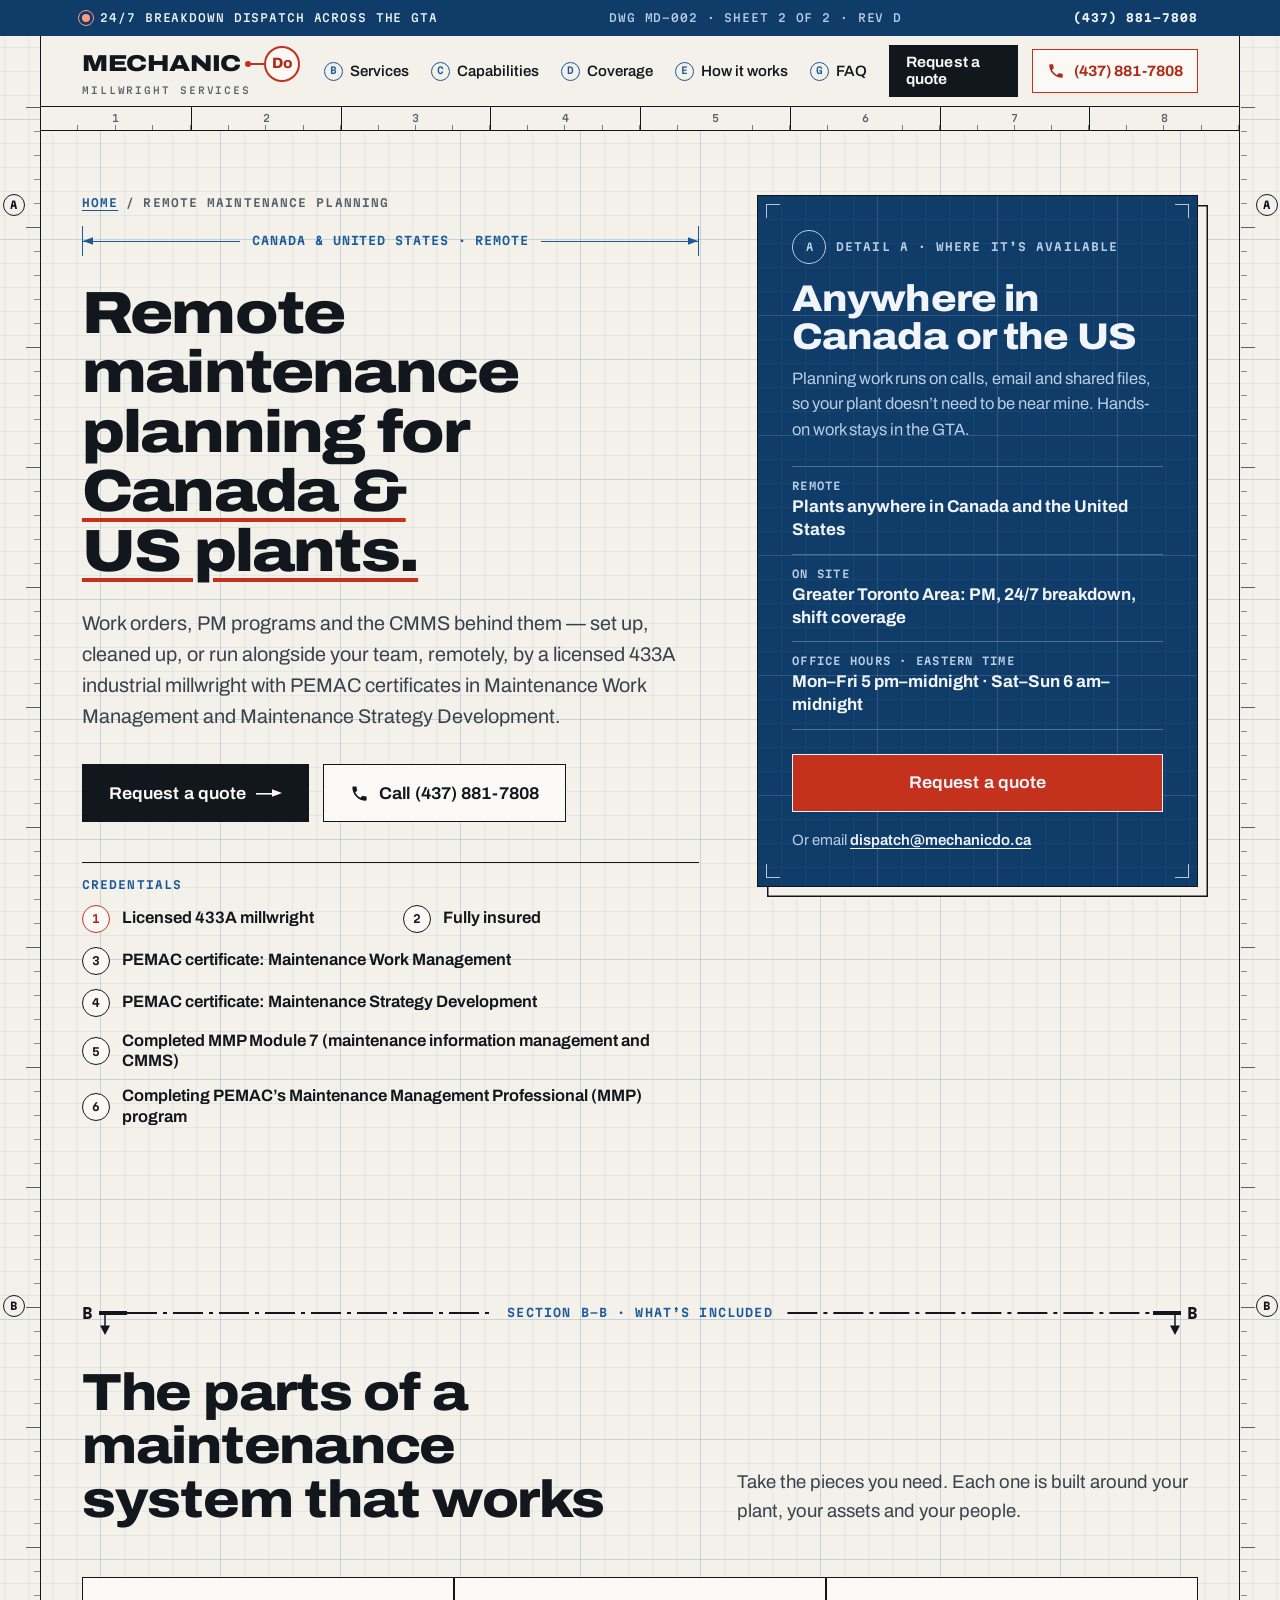
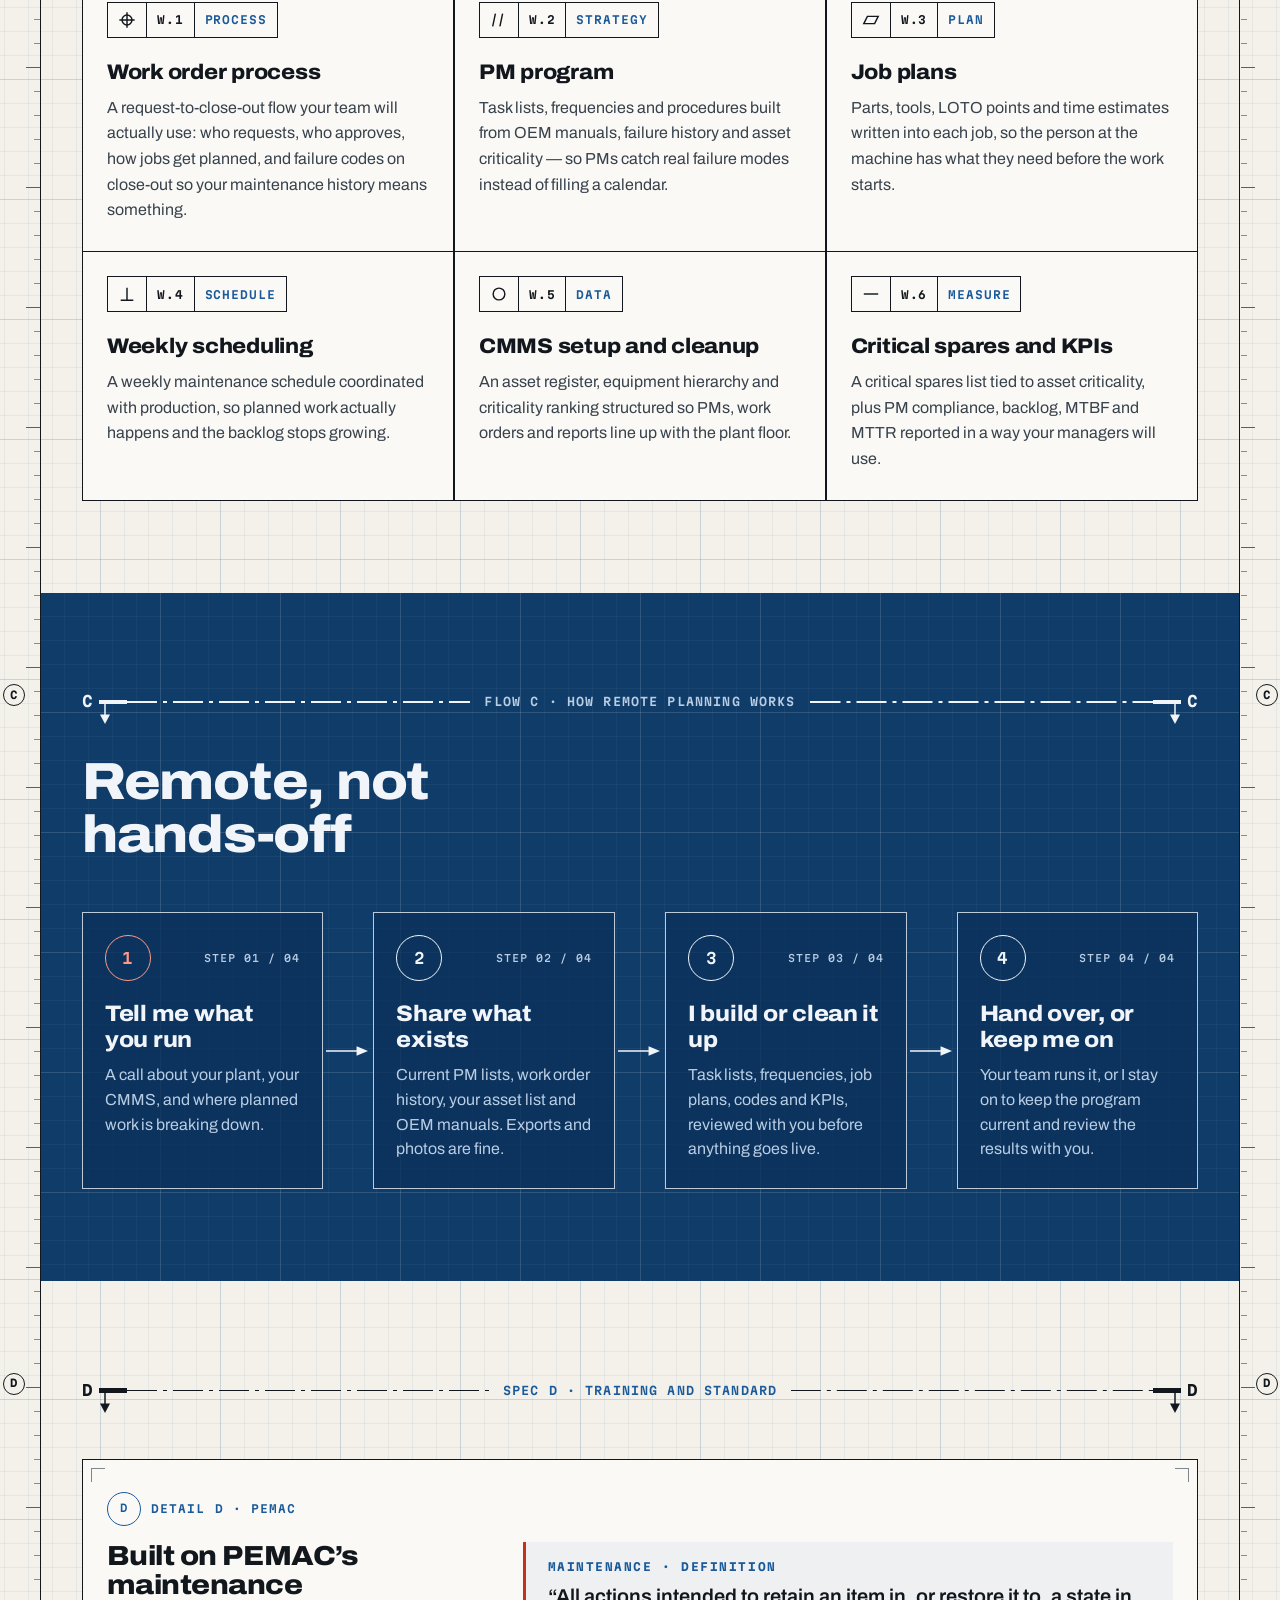
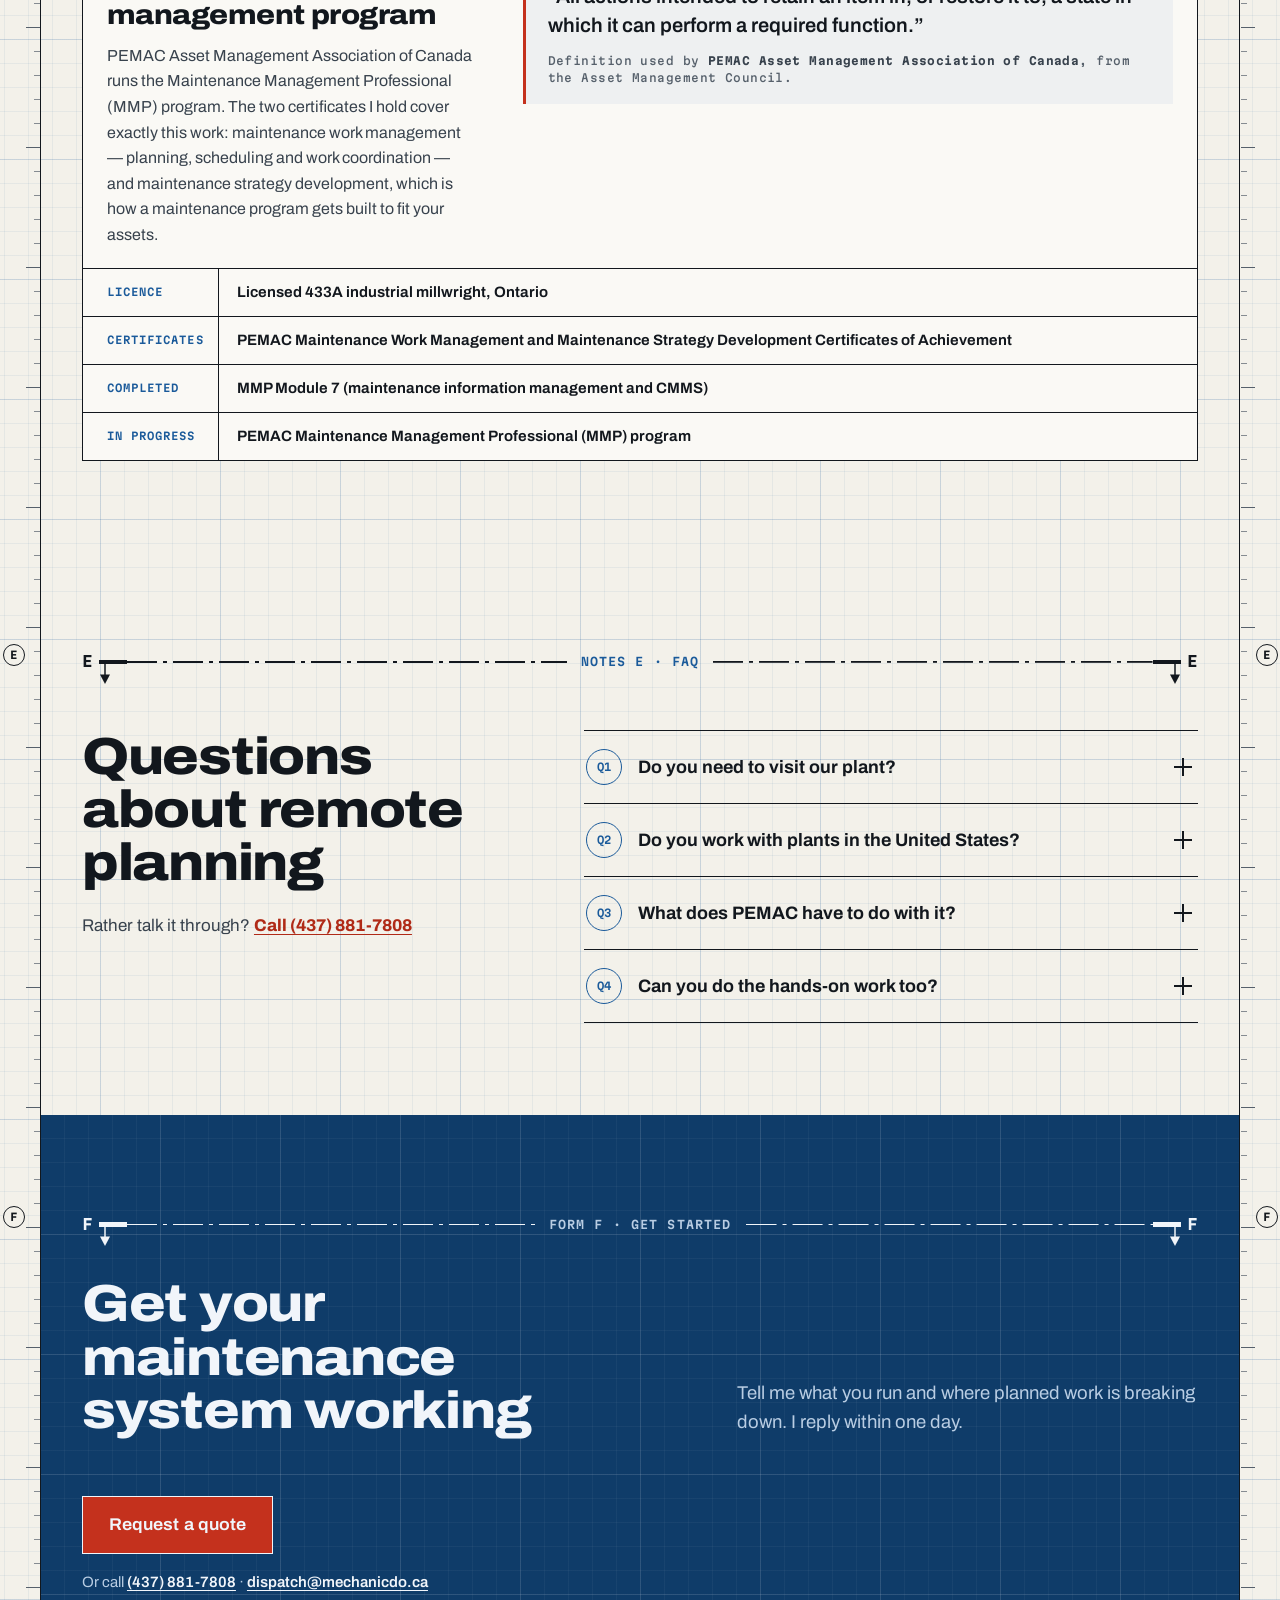
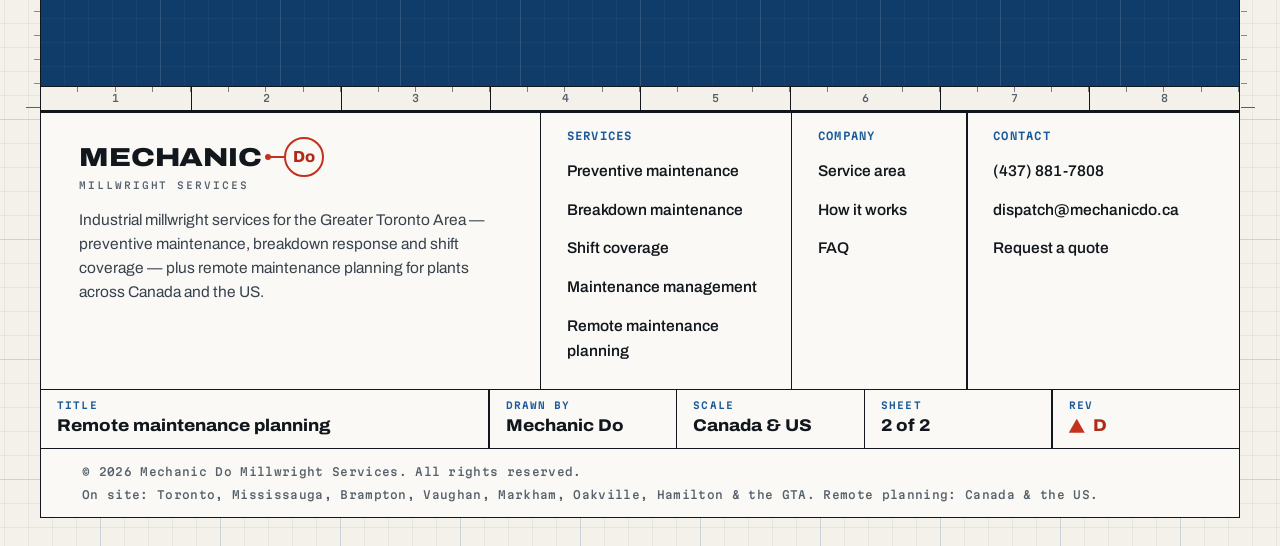
<file: maintenance-planning/index.html>
<!DOCTYPE html>
<html lang="en-CA">
<head>
<meta charset="utf-8">
<meta name="viewport" content="width=device-width, initial-scale=1">
<title>Remote Maintenance Planning | Canada &amp; US | Mechanic Do</title>
<meta name="description" content="Work orders, PM programs and CMMS cleanup for plants across Canada and the US, done remotely by a 433A millwright with PEMAC maintenance certificates.">
<link rel="canonical" href="https://mechanicdo.ca/maintenance-planning/">

<!-- Open Graph / social -->
<meta property="og:type" content="website">
<meta property="og:site_name" content="Mechanic Do">
<meta property="og:locale" content="en_CA">
<meta property="og:title" content="Remote Maintenance Planning | Canada &amp; US | Mechanic Do">
<meta property="og:description" content="Work orders, PM programs and CMMS, set up or cleaned up remotely for plants anywhere in Canada and the United States.">
<meta property="og:url" content="https://mechanicdo.ca/maintenance-planning/">
<meta property="og:image" content="https://mechanicdo.ca/assets/img/og-image.png">
<meta property="og:image:width" content="1200">
<meta property="og:image:height" content="630">
<meta property="og:image:alt" content="Mechanic Do, the millwright who keeps your line running. 24/7 dispatch (437) 881-7808, mechanicdo.ca">
<meta name="twitter:card" content="summary_large_image">
<meta name="robots" content="max-image-preview:large">
<meta name="theme-color" content="#0f3c69">

<link rel="icon" href="../assets/img/favicon.svg" type="image/svg+xml">
<link rel="icon" href="../assets/img/icon-192.png" type="image/png" sizes="192x192">
<link rel="apple-touch-icon" href="../assets/img/apple-touch-icon.png">
<link rel="preload" href="../assets/fonts/archivo-var.woff2" as="font" type="font/woff2" crossorigin>
<link rel="preload" href="../assets/fonts/martian-mono-var.woff2" as="font" type="font/woff2" crossorigin>
<link rel="stylesheet" href="../assets/css/styles.css">
<script>document.documentElement.classList.add('js');</script>

<!-- Structured data: this page, its breadcrumb, the remote service (Canada & US) and its provider. -->
<script type="application/ld+json">
{
  "@context": "https://schema.org",
  "@graph": [
    {
      "@type": "WebPage",
      "@id": "https://mechanicdo.ca/maintenance-planning/#webpage",
      "url": "https://mechanicdo.ca/maintenance-planning/",
      "name": "Remote Maintenance Planning | Canada & US | Mechanic Do",
      "inLanguage": "en-CA",
      "isPartOf": {
        "@id": "https://mechanicdo.ca/#website"
      },
      "about": {
        "@id": "https://mechanicdo.ca/maintenance-planning/#service"
      },
      "breadcrumb": {
        "@id": "https://mechanicdo.ca/maintenance-planning/#breadcrumb"
      },
      "primaryImageOfPage": {
        "@type": "ImageObject",
        "url": "https://mechanicdo.ca/assets/img/og-image.png",
        "width": 1200,
        "height": 630
      }
    },
    {
      "@type": "BreadcrumbList",
      "@id": "https://mechanicdo.ca/maintenance-planning/#breadcrumb",
      "itemListElement": [
        {
          "@type": "ListItem",
          "position": 1,
          "name": "Home",
          "item": "https://mechanicdo.ca/"
        },
        {
          "@type": "ListItem",
          "position": 2,
          "name": "Remote maintenance planning",
          "item": "https://mechanicdo.ca/maintenance-planning/"
        }
      ]
    },
    {
      "@type": "Service",
      "@id": "https://mechanicdo.ca/maintenance-planning/#service",
      "name": "Remote maintenance planning",
      "serviceType": "Maintenance planning",
      "description": "Work order process, PM program development, job plans, weekly scheduling, CMMS setup and cleanup, critical spares and KPIs, delivered remotely to plants across Canada and the United States.",
      "url": "https://mechanicdo.ca/maintenance-planning/",
      "provider": {
        "@id": "https://mechanicdo.ca/#business"
      },
      "areaServed": [
        {
          "@type": "Country",
          "name": "Canada"
        },
        {
          "@type": "Country",
          "name": "United States"
        }
      ],
      "hasOfferCatalog": {
        "@type": "OfferCatalog",
        "name": "Maintenance planning services",
        "itemListElement": [
          {
            "@type": "Offer",
            "itemOffered": {
              "@type": "Service",
              "name": "Work order process",
              "description": "Request, approval, planning and close-out, with failure codes so maintenance history is usable."
            }
          },
          {
            "@type": "Offer",
            "itemOffered": {
              "@type": "Service",
              "name": "PM program development",
              "description": "Task lists, frequencies and procedures built from OEM data, failure history and asset criticality."
            }
          },
          {
            "@type": "Offer",
            "itemOffered": {
              "@type": "Service",
              "name": "Job plans",
              "description": "Parts, tools, LOTO points and time estimates written into each job."
            }
          },
          {
            "@type": "Offer",
            "itemOffered": {
              "@type": "Service",
              "name": "Weekly maintenance scheduling",
              "description": "A weekly schedule coordinated with production."
            }
          },
          {
            "@type": "Offer",
            "itemOffered": {
              "@type": "Service",
              "name": "CMMS setup and cleanup",
              "description": "Asset register, equipment hierarchy and criticality ranking."
            }
          },
          {
            "@type": "Offer",
            "itemOffered": {
              "@type": "Service",
              "name": "Critical spares and KPIs",
              "description": "A critical spares list plus PM compliance, backlog, MTBF and MTTR reporting."
            }
          }
        ]
      }
    },
    {
      "@type": "ProfessionalService",
      "@id": "https://mechanicdo.ca/#business",
      "name": "Mechanic Do",
      "url": "https://mechanicdo.ca/",
      "telephone": "+1-437-881-7808",
      "email": "dispatch@mechanicdo.ca",
      "logo": "https://mechanicdo.ca/brand/logo.png",
      "image": "https://mechanicdo.ca/assets/img/og-image.png",
      "address": {
        "@type": "PostalAddress",
        "addressLocality": "Toronto",
        "addressRegion": "ON",
        "addressCountry": "CA"
      }
    }
  ]
}
</script>
</head>
<body>

<a class="skip-link" href="#main">Skip to content</a>

<!-- ============ TOP STRIP ============ -->
<div class="strip">
  <div class="strip__in">
    <p class="strip__msg"><span class="pulse" aria-hidden="true"></span>24/7 breakdown dispatch across the GTA</p>
    <p class="strip__dwg" aria-hidden="true">DWG MD-002 &middot; Sheet 2 of 2 &middot; Rev D</p>
    <a class="strip__tel" href="tel:+14378817808">(437) 881-7808</a>
  </div>
</div>

<!-- ============ HEADER ============ -->
<header class="hdr" id="siteHeader">
  <div class="hdr__in">
    <a class="brand" href="../" aria-label="Mechanic Do Millwright Services, home">
      <span class="brand__word">Mechanic</span>
      <span class="brand__leader" aria-hidden="true"></span>
      <span class="brand__balloon">Do</span>
      <span class="brand__sub">Millwright services</span>
    </a>

    <nav class="nav" id="siteNav" aria-label="Main">
      <a href="../#services"><span class="nav__z" aria-hidden="true">B</span>Services</a>
      <a href="../#capabilities"><span class="nav__z" aria-hidden="true">C</span>Capabilities</a>
      <a href="../#coverage"><span class="nav__z" aria-hidden="true">D</span>Coverage</a>
      <a href="../#process"><span class="nav__z" aria-hidden="true">E</span>How it works</a>
      <a href="../#faq"><span class="nav__z" aria-hidden="true">G</span>FAQ</a>
      <a class="btn btn--ink btn--sm nav__cta" href="../#quote">Request a quote</a>
    </nav>

    <a class="hdr__call" href="tel:+14378817808">
      <svg class="i-phone" viewBox="0 0 24 24" aria-hidden="true" focusable="false"><path d="M6.6 10.8a15.1 15.1 0 0 0 6.6 6.6l2.2-2.2c.3-.3.7-.4 1-.2 1.2.4 2.4.6 3.6.6.6 0 1 .4 1 1V20c0 .6-.4 1-1 1C10.7 21 3 13.3 3 4c0-.6.4-1 1-1h3.4c.6 0 1 .4 1 1 0 1.3.2 2.5.6 3.6.1.4 0 .8-.2 1l-2.2 2.2z"/></svg>
      <span class="hdr__call-lbl">Call</span>
      <span class="hdr__call-num">(437) 881-7808</span>
    </a>

    <button class="nav-toggle" id="navToggle" type="button" aria-expanded="false" aria-controls="siteNav" aria-label="Open menu">
      <span class="nav-toggle__bars" aria-hidden="true"><span></span><span></span><span></span></span>
    </button>
  </div>
</header>

<main id="main" class="sheet">

  <div class="ruler" aria-hidden="true">
    <span>1</span><span>2</span><span>3</span><span>4</span><span>5</span><span>6</span><span>7</span><span>8</span>
  </div>

  <!-- ================= A · HERO ================= -->
  <section class="hero zone" id="top" data-zone="A" aria-labelledby="hero-title">
    <div class="wrap">
      <div class="hero__grid">
        <div class="hero__copy">
          <nav class="crumbs" aria-label="Breadcrumb"><a href="../">Home</a><span class="crumbs__sep" aria-hidden="true">/</span><span aria-current="page">Remote maintenance planning</span></nav>
          <p class="dimline"><span class="dimline__txt">Canada &amp; United States &middot; Remote</span></p>
          <h1 id="hero-title" class="h1--long">Remote maintenance planning for <span class="redline">Canada &amp; US plants.</span></h1>
          <p class="lede">
            Work orders, PM programs and the CMMS behind them &mdash; set up, cleaned up, or run alongside
            your team, remotely, by a licensed 433A industrial millwright with PEMAC certificates in
            Maintenance Work Management and Maintenance Strategy Development.
          </p>
          <div class="hero__actions">
            <a class="btn btn--ink btn--lg" href="../#quote">Request a quote <span class="btn__arw" aria-hidden="true"></span></a>
            <a class="btn btn--line btn--lg" href="tel:+14378817808">
              <svg class="i-phone" viewBox="0 0 24 24" aria-hidden="true" focusable="false"><path d="M6.6 10.8a15.1 15.1 0 0 0 6.6 6.6l2.2-2.2c.3-.3.7-.4 1-.2 1.2.4 2.4.6 3.6.6.6 0 1 .4 1 1V20c0 .6-.4 1-1 1C10.7 21 3 13.3 3 4c0-.6.4-1 1-1h3.4c.6 0 1 .4 1 1 0 1.3.2 2.5.6 3.6.1.4 0 .8-.2 1l-2.2 2.2z"/></svg>
              Call (437) 881-7808
            </a>
          </div>
        </div>

        <aside class="plate dispatch" aria-labelledby="where-title">
          <span class="reg reg--tl" aria-hidden="true"></span><span class="reg reg--tr" aria-hidden="true"></span>
          <span class="reg reg--bl" aria-hidden="true"></span><span class="reg reg--br" aria-hidden="true"></span>
          <p class="viewtag"><span class="balloon balloon--sm" aria-hidden="true">A</span>Detail A &middot; Where it&rsquo;s available</p>
          <h2 id="where-title">Anywhere in Canada or the US</h2>
          <p class="dispatch__txt">Planning work runs on calls, email and shared files, so your plant doesn&rsquo;t need to be near mine. Hands-on work stays in the GTA.</p>
          <ul class="where">
            <li><span class="where__k">Remote</span><span class="where__v">Plants anywhere in Canada and the United States</span></li>
            <li><span class="where__k">On site</span><span class="where__v">Greater Toronto Area: PM, 24/7 breakdown, shift coverage</span></li>
            <li><span class="where__k">Office hours &middot; Eastern Time</span><span class="where__v">Mon&ndash;Fri 5&nbsp;pm&ndash;midnight &middot; Sat&ndash;Sun 6&nbsp;am&ndash;midnight</span></li>
          </ul>
          <a class="btn btn--red btn--block btn--lg" href="../#quote">Request a quote</a>
          <p class="dispatch__note">Or email <a href="mailto:dispatch@mechanicdo.ca">dispatch@mechanicdo.ca</a></p>
        </aside>

        <div class="notes">
          <h2 class="notes__title">Credentials</h2>
          <ol class="notes__list">
            <li><span class="balloon" aria-hidden="true">1</span>Licensed 433A millwright</li>
            <li><span class="balloon" aria-hidden="true">2</span>Fully insured</li>
            <li class="notes__wide"><span class="balloon" aria-hidden="true">3</span>PEMAC certificate: Maintenance Work Management</li>
            <li class="notes__wide"><span class="balloon" aria-hidden="true">4</span>PEMAC certificate: Maintenance Strategy Development</li>
            <li class="notes__wide"><span class="balloon" aria-hidden="true">5</span>Completed MMP Module 7 (maintenance information management and CMMS)</li>
            <li class="notes__wide"><span class="balloon" aria-hidden="true">6</span>Completing PEMAC&rsquo;s Maintenance Management Professional (MMP) program</li>
          </ol>
        </div>
      </div>
    </div>
  </section>

  <!-- ================= B · WHAT'S INCLUDED ================= -->
  <section class="sec zone" id="included" data-zone="B" aria-labelledby="included-title">
    <div class="wrap">
      <header class="sec-head">
        <div class="cut"><span class="cut__end" aria-hidden="true">B</span><p class="cut__label">Section B&ndash;B &middot; What&rsquo;s included</p><span class="cut__end cut__end--r" aria-hidden="true">B</span></div>
        <div class="sec-head__row">
          <h2 id="included-title">The parts of a maintenance system that works</h2>
          <p class="sec-sub">Take the pieces you need. Each one is built around your plant, your assets and your people.</p>
        </div>
      </header>

      <div class="spec spec--3">
        <article class="spec__item">
          <p class="fcf" aria-hidden="true"><span class="fcf__c"><svg viewBox="0 0 20 20" focusable="false"><circle cx="10" cy="10" r="5.5"/><path d="M10 1.5v17M1.5 10h17"/></svg></span><span class="fcf__c">W.1</span><span class="fcf__c">Process</span></p>
          <h3>Work order process</h3>
          <p>A request-to-close-out flow your team will actually use: who requests, who approves, how jobs get planned, and failure codes on close-out so your maintenance history means something.</p>
        </article>
        <article class="spec__item">
          <p class="fcf" aria-hidden="true"><span class="fcf__c"><svg viewBox="0 0 20 20" focusable="false"><path d="M6 3 3 17M14 3l-3 14"/></svg></span><span class="fcf__c">W.2</span><span class="fcf__c">Strategy</span></p>
          <h3>PM program</h3>
          <p>Task lists, frequencies and procedures built from OEM manuals, failure history and asset criticality &mdash; so PMs catch real failure modes instead of filling a calendar.</p>
        </article>
        <article class="spec__item">
          <p class="fcf" aria-hidden="true"><span class="fcf__c"><svg viewBox="0 0 20 20" focusable="false"><path d="M6 6h12L14 14H2Z"/></svg></span><span class="fcf__c">W.3</span><span class="fcf__c">Plan</span></p>
          <h3>Job plans</h3>
          <p>Parts, tools, LOTO points and time estimates written into each job, so the person at the machine has what they need before the work starts.</p>
        </article>
        <article class="spec__item">
          <p class="fcf" aria-hidden="true"><span class="fcf__c"><svg viewBox="0 0 20 20" focusable="false"><path d="M10 3v14M3 17h14"/></svg></span><span class="fcf__c">W.4</span><span class="fcf__c">Schedule</span></p>
          <h3>Weekly scheduling</h3>
          <p>A weekly maintenance schedule coordinated with production, so planned work actually happens and the backlog stops growing.</p>
        </article>
        <article class="spec__item">
          <p class="fcf" aria-hidden="true"><span class="fcf__c"><svg viewBox="0 0 20 20" focusable="false"><circle cx="10" cy="10" r="6.5"/></svg></span><span class="fcf__c">W.5</span><span class="fcf__c">Data</span></p>
          <h3>CMMS setup and cleanup</h3>
          <p>An asset register, equipment hierarchy and criticality ranking structured so PMs, work orders and reports line up with the plant floor.</p>
        </article>
        <article class="spec__item">
          <p class="fcf" aria-hidden="true"><span class="fcf__c"><svg viewBox="0 0 20 20" focusable="false"><path d="M2 10h16"/></svg></span><span class="fcf__c">W.6</span><span class="fcf__c">Measure</span></p>
          <h3>Critical spares and KPIs</h3>
          <p>A critical spares list tied to asset criticality, plus PM compliance, backlog, MTBF and MTTR reported in a way your managers will use.</p>
        </article>
      </div>
    </div>
  </section>

  <!-- ================= C · HOW IT WORKS ================= -->
  <section class="sec sec--plate plate zone" id="process" data-zone="C" aria-labelledby="process-title">
    <div class="wrap">
      <header class="sec-head">
        <div class="cut"><span class="cut__end" aria-hidden="true">C</span><p class="cut__label">Flow C &middot; How remote planning works</p><span class="cut__end cut__end--r" aria-hidden="true">C</span></div>
        <div class="sec-head__row">
          <h2 id="process-title">Remote, not hands-off</h2>
        </div>
      </header>

      <ol class="flow">
        <li class="flow__step">
          <span class="flow__n" aria-hidden="true"><span class="balloon balloon--lg">1</span><span class="flow__of">Step 01 / 04</span></span>
          <h3>Tell me what you run</h3>
          <p>A call about your plant, your CMMS, and where planned work is breaking down.</p>
        </li>
        <li class="flow__step">
          <span class="flow__n" aria-hidden="true"><span class="balloon balloon--lg">2</span><span class="flow__of">Step 02 / 04</span></span>
          <h3>Share what exists</h3>
          <p>Current PM lists, work order history, your asset list and OEM manuals. Exports and photos are fine.</p>
        </li>
        <li class="flow__step">
          <span class="flow__n" aria-hidden="true"><span class="balloon balloon--lg">3</span><span class="flow__of">Step 03 / 04</span></span>
          <h3>I build or clean it up</h3>
          <p>Task lists, frequencies, job plans, codes and KPIs, reviewed with you before anything goes live.</p>
        </li>
        <li class="flow__step">
          <span class="flow__n" aria-hidden="true"><span class="balloon balloon--lg">4</span><span class="flow__of">Step 04 / 04</span></span>
          <h3>Hand over, or keep me on</h3>
          <p>Your team runs it, or I stay on to keep the program current and review the results with you.</p>
        </li>
      </ol>
    </div>
  </section>

  <!-- ================= D · TRAINING ================= -->
  <section class="sec zone" id="training" data-zone="D" aria-labelledby="training-title">
    <div class="wrap">
      <header class="sec-head">
        <div class="cut"><span class="cut__end" aria-hidden="true">D</span><p class="cut__label">Spec D &middot; Training and standard</p><span class="cut__end cut__end--r" aria-hidden="true">D</span></div>
      </header>

      <article class="sheet-card sheet-card--wide">
        <span class="reg reg--tl" aria-hidden="true"></span><span class="reg reg--tr" aria-hidden="true"></span>
        <div class="sheet-card__top">
          <p class="viewtag"><span class="balloon balloon--sm" aria-hidden="true">D</span>Detail D &middot; PEMAC</p>
        </div>
        <div class="sheet-card__cols">
          <div>
            <h2 id="training-title">Built on PEMAC&rsquo;s maintenance management program</h2>
            <p>PEMAC Asset Management Association of Canada runs the Maintenance Management Professional (MMP) program. The two certificates I hold cover exactly this work: maintenance work management &mdash; planning, scheduling and work coordination &mdash; and maintenance strategy development, which is how a maintenance program gets built to fit your assets.</p>
          </div>
          <div>
            <blockquote class="intent__def" cite="https://www.pemac.org/asset-management-vs-maintenance-management">
              <p class="intent__term">Maintenance <span aria-hidden="true">&middot;</span> definition</p>
              <p>&ldquo;All actions intended to retain an item in, or restore it to, a state in which it can perform a required function.&rdquo;</p>
              <footer>Definition used by <cite>PEMAC Asset Management Association of Canada</cite>, from the Asset Management Council.</footer>
            </blockquote>
          </div>
        </div>
        <dl class="mini-tb">
          <dt>Licence</dt>
          <dd>Licensed 433A industrial millwright, Ontario</dd>
          <dt>Certificates</dt>
          <dd>PEMAC Maintenance Work Management and Maintenance Strategy Development Certificates of Achievement</dd>
          <dt>Completed</dt>
          <dd>MMP Module 7 (maintenance information management and CMMS)</dd>
          <dt>In progress</dt>
          <dd>PEMAC Maintenance Management Professional (MMP) program</dd>
        </dl>
      </article>
    </div>
  </section>

  <!-- ================= E · FAQ ================= -->
  <section class="sec zone" id="faq" data-zone="E" aria-labelledby="faq-title">
    <div class="wrap">
      <header class="sec-head">
        <div class="cut"><span class="cut__end" aria-hidden="true">E</span><p class="cut__label">Notes E &middot; FAQ</p><span class="cut__end cut__end--r" aria-hidden="true">E</span></div>
      </header>

      <div class="faq-grid">
        <div class="faq-grid__head">
          <h2 id="faq-title">Questions about remote planning</h2>
          <p class="faq-grid__call">Rather talk it through? <a href="tel:+14378817808">Call (437) 881-7808</a></p>
        </div>

        <div class="faq">
          <details class="qa">
            <summary><span class="qa__n" aria-hidden="true">Q1</span><span class="qa__q">Do you need to visit our plant?</span><span class="qa__x" aria-hidden="true"></span></summary>
            <div class="qa__a"><p>No. Planning work is done from what you share &mdash; exports, documents, photos and calls. If your plant is in the Greater Toronto Area, I can also walk the floor in person.</p></div>
          </details>
          <details class="qa">
            <summary><span class="qa__n" aria-hidden="true">Q2</span><span class="qa__q">Do you work with plants in the United States?</span><span class="qa__x" aria-hidden="true"></span></summary>
            <div class="qa__a"><p>Yes. Because the work is remote, US plants get the same service as Canadian ones. I work in Eastern Time &mdash; weekday evenings and weekends &mdash; and we&rsquo;ll set a meeting schedule that suits your time zone.</p></div>
          </details>
          <details class="qa">
            <summary><span class="qa__n" aria-hidden="true">Q3</span><span class="qa__q">What does PEMAC have to do with it?</span><span class="qa__x" aria-hidden="true"></span></summary>
            <div class="qa__a"><p>PEMAC Asset Management Association of Canada runs the Maintenance Management Professional (MMP) program. I hold its Maintenance Work Management and Maintenance Strategy Development Certificates of Achievement, I&rsquo;ve completed MMP Module 7 on maintenance information management and CMMS, and I&rsquo;m finishing the full MMP program.</p></div>
          </details>
          <details class="qa">
            <summary><span class="qa__n" aria-hidden="true">Q4</span><span class="qa__q">Can you do the hands-on work too?</span><span class="qa__x" aria-hidden="true"></span></summary>
            <div class="qa__a"><p>In the Greater Toronto Area, yes: preventive maintenance, 24/7 breakdown response and shift coverage. See <a href="../#services">on-site services</a>.</p></div>
          </details>
        </div>
      </div>
    </div>
  </section>

  <!-- ================= F · GET STARTED ================= -->
  <section class="sec sec--plate plate zone cta-plate" id="start" data-zone="F" aria-labelledby="start-title">
    <div class="wrap">
      <header class="sec-head">
        <div class="cut"><span class="cut__end" aria-hidden="true">F</span><p class="cut__label">Form F &middot; Get started</p><span class="cut__end cut__end--r" aria-hidden="true">F</span></div>
        <div class="sec-head__row">
          <h2 id="start-title">Get your maintenance system working</h2>
          <p>Tell me what you run and where planned work is breaking down. I reply within one day.</p>
        </div>
      </header>
      <a class="btn btn--red btn--lg" href="../#quote">Request a quote</a>
      <p class="dispatch__note">Or call <a href="tel:+14378817808">(437) 881-7808</a> &middot; <a href="mailto:dispatch@mechanicdo.ca">dispatch@mechanicdo.ca</a></p>
    </div>
  </section>

  <div class="ruler ruler--bottom" aria-hidden="true">
    <span>1</span><span>2</span><span>3</span><span>4</span><span>5</span><span>6</span><span>7</span><span>8</span>
  </div>
</main>

<!-- ============ FOOTER / TITLE BLOCK ============ -->
<footer class="tb">
  <h2 class="sr-only">Site information</h2>
  <div class="tb__grid">
    <div class="tb__brand">
      <span class="brand brand--foot">
        <span class="brand__word">Mechanic</span>
        <span class="brand__leader" aria-hidden="true"></span>
        <span class="brand__balloon">Do</span>
        <span class="brand__sub">Millwright services</span>
      </span>
      <p>Industrial millwright services for the Greater Toronto Area &mdash; preventive maintenance, breakdown response and shift coverage &mdash; plus remote maintenance planning for plants across Canada and the US.</p>
    </div>
    <nav class="tb__nav" aria-label="Footer">
      <div class="tb__col">
        <h3>Services</h3>
        <a href="../#services">Preventive maintenance</a>
        <a href="../#services">Breakdown maintenance</a>
        <a href="../#services">Shift coverage</a>
        <a href="../#services">Maintenance management</a>
        <a href="./" aria-current="page">Remote maintenance planning</a>
      </div>
      <div class="tb__col">
        <h3>Company</h3>
        <a href="../#coverage">Service area</a>
        <a href="../#process">How it works</a>
        <a href="../#faq">FAQ</a>
      </div>
      <div class="tb__col">
        <h3>Contact</h3>
        <a href="tel:+14378817808">(437) 881-7808</a>
        <a href="mailto:dispatch@mechanicdo.ca">dispatch@mechanicdo.ca</a>
        <a href="../#quote">Request a quote</a>
      </div>
    </nav>
    <dl class="tb__meta" aria-hidden="true">
      <div class="tb__m tb__m--title"><dt>Title</dt><dd>Remote maintenance planning</dd></div>
      <div class="tb__m"><dt>Drawn by</dt><dd>Mechanic Do</dd></div>
      <div class="tb__m"><dt>Scale</dt><dd>Canada &amp; US</dd></div>
      <div class="tb__m"><dt>Sheet</dt><dd>2 of 2</dd></div>
      <div class="tb__m tb__m--rev"><dt>Rev</dt><dd>D</dd></div>
    </dl>
  </div>
  <div class="tb__legal">
    <p>&copy; <span id="year">2026</span> Mechanic Do Millwright Services. All rights reserved.</p>
    <p>On site: Toronto, Mississauga, Brampton, Vaughan, Markham, Oakville, Hamilton &amp; the GTA. Remote planning: Canada &amp; the US.</p>
  </div>
</footer>

<a class="callbar" href="tel:+14378817808">
  <svg class="i-phone" viewBox="0 0 24 24" aria-hidden="true" focusable="false"><path d="M6.6 10.8a15.1 15.1 0 0 0 6.6 6.6l2.2-2.2c.3-.3.7-.4 1-.2 1.2.4 2.4.6 3.6.6.6 0 1 .4 1 1V20c0 .6-.4 1-1 1C10.7 21 3 13.3 3 4c0-.6.4-1 1-1h3.4c.6 0 1 .4 1 1 0 1.3.2 2.5.6 3.6.1.4 0 .8-.2 1l-2.2 2.2z"/></svg>
  <span class="callbar__lbl"><span class="callbar__pre">Line down? </span>Call 24/7</span>
  <span class="callbar__num">(437) 881-7808</span>
</a>

<script src="../assets/js/main.js" defer></script>
</body>
</html>
</file>
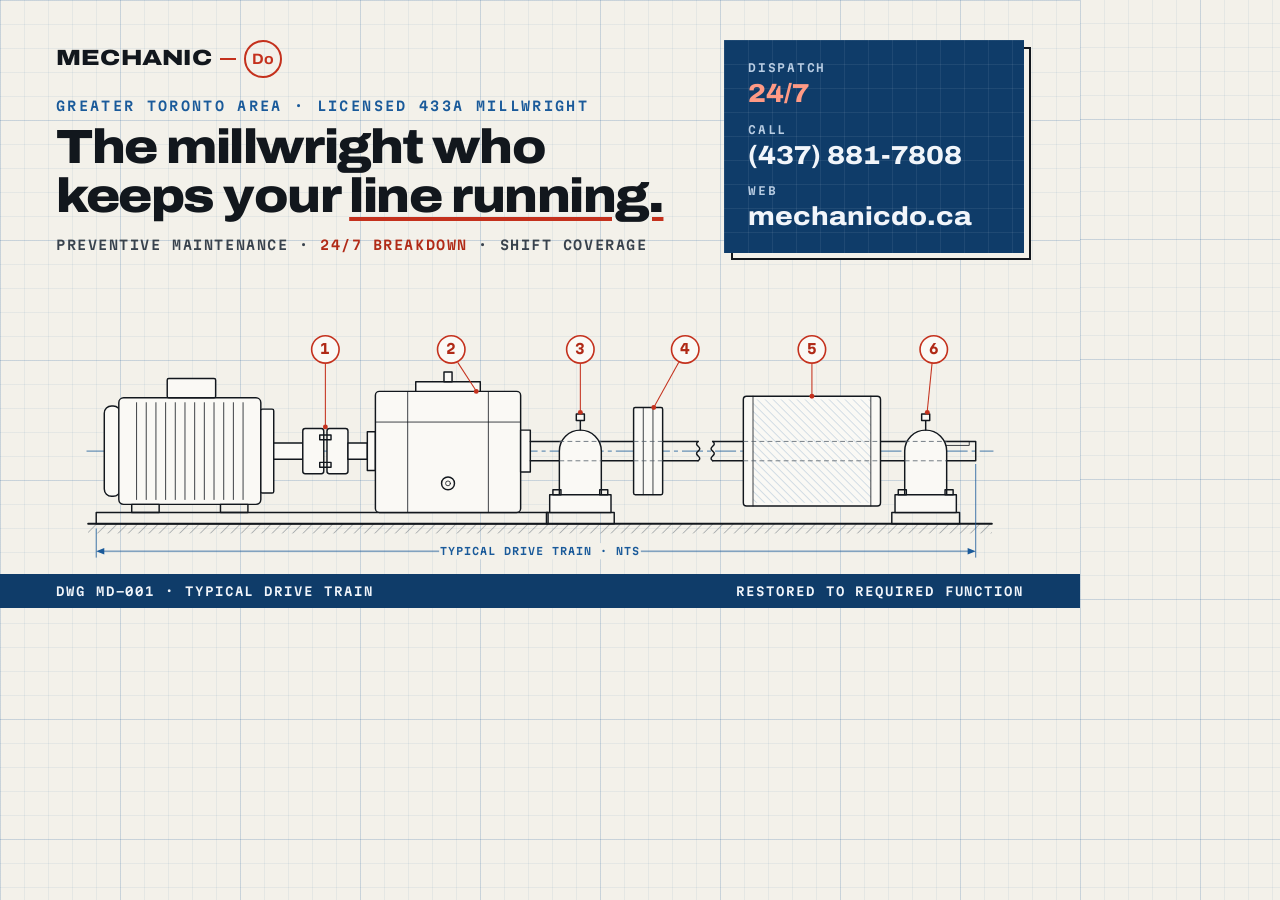
<file: brand/cover.html>
<!doctype html><html lang="en"><head><meta charset="utf-8"><meta name="robots" content="noindex"><title>Mechanic Do — cover</title>
<!-- Google Business Profile cover. Rendered to cover.png (2160x1216, i.e. 1080x608 at 2x).
     Reuses the site's stylesheet, fonts and the drive-train elevation from index.html. -->
<link rel="stylesheet" href="../assets/css/styles.css">
<style>
  html, body { margin: 0; padding: 0; width: 1080px; height: 608px; overflow: hidden; }
  body::before, body::after { display: none !important; }
  .cv {
    position: relative; width: 1080px; height: 608px; box-sizing: border-box; overflow: hidden;
    background-color: var(--paper);
    background-image:
      linear-gradient(var(--grid-2) 1px, transparent 1px), linear-gradient(90deg, var(--grid-2) 1px, transparent 1px),
      linear-gradient(var(--grid-1) 1px, transparent 1px), linear-gradient(90deg, var(--grid-1) 1px, transparent 1px);
    background-size: 120px 120px, 120px 120px, 24px 24px, 24px 24px;
    font-family: var(--f-sans); color: var(--ink);
    padding: 40px 56px 0;
  }
  .brand { display: flex; align-items: center; gap: 8px; font-weight: 850; font-stretch: 122%; font-size: 22px; text-transform: uppercase; letter-spacing: .01em; }
  .brand i { width: 16px; height: 2px; background: var(--red); display: block; }
  .brand b { display: grid; place-items: center; width: 38px; height: 38px; border: 2.5px solid var(--red); border-radius: 50%; color: var(--red); font-size: 15px; font-stretch: 105%; text-transform: none; }
  .eyebrow { margin: 22px 0 10px; font: 600 13px/1 var(--f-mono); letter-spacing: .18em; text-transform: uppercase; color: var(--cyan); }
  h1.hl { margin: 0; max-width: 640px; font-weight: 850; font-stretch: 112%; font-size: 48px; line-height: 1.02; letter-spacing: -.03em; }
  .svc { margin: 18px 0 0; font: 600 13px/1 var(--f-mono); letter-spacing: .12em; text-transform: uppercase; color: var(--ink-2); }
  .svc span { color: var(--red-ink); }
  .plate {
    position: absolute; top: 40px; right: 56px; width: 300px; box-sizing: border-box;
    background: var(--blue); color: var(--on-blue); padding: 22px 24px;
    box-shadow: 7px 7px 0 -2px var(--paper), 7px 7px 0 0 var(--ink);
    background-image: linear-gradient(rgba(241,245,250,.07) 1px, transparent 1px), linear-gradient(90deg, rgba(241,245,250,.07) 1px, transparent 1px);
    background-size: 24px 24px;
  }
  .plate .k { margin: 0 0 6px; font: 600 11px/1 var(--f-mono); letter-spacing: .16em; text-transform: uppercase; color: var(--on-blue-2); }
  .plate .v { margin: 0 0 16px; font-weight: 800; font-stretch: 110%; font-size: 26px; line-height: 1.1; }
  .plate .v:last-child { margin-bottom: 0; }
  .plate .red { color: var(--red-lt); }
  .draw { position: absolute; left: 72px; right: 72px; bottom: 44px; }
  .draw .ga__svg { width: 100%; height: auto; display: block; }
  .strip {
    position: absolute; left: 0; right: 0; bottom: 0; height: 34px; background: var(--blue); color: var(--on-blue);
    display: flex; align-items: center; justify-content: space-between; padding: 0 56px;
    font: 600 12px/1 var(--f-mono); letter-spacing: .16em; text-transform: uppercase;
  }
</style></head><body>
<div class="cv">
  <div class="brand"><span>Mechanic</span><i></i><b>Do</b></div>
  <p class="eyebrow">Greater Toronto Area &middot; Licensed 433A millwright</p>
  <h1 class="hl">The millwright who keeps your <span class="redline">line running.</span></h1>
  <p class="svc">Preventive maintenance &middot; <span>24/7 breakdown</span> &middot; Shift coverage</p>
  <div class="plate" aria-hidden="true">
    <p class="k">Dispatch</p><p class="v red">24/7</p>
    <p class="k">Call</p><p class="v">(437) 881-7808</p>
    <p class="k">Web</p><p class="v">mechanicdo.ca</p>
  </div>
  <div class="draw">          <svg class="ga__svg" viewBox="0 0 1160 300" aria-hidden="true" focusable="false">
            <defs>
              <pattern id="gaHatch" width="9" height="9" patternUnits="userSpaceOnUse" patternTransform="rotate(45)"><line x1="0" y1="0" x2="0" y2="9"/></pattern>
              <pattern id="gaLag" width="7" height="7" patternUnits="userSpaceOnUse" patternTransform="rotate(-45)"><line x1="0" y1="0" x2="0" y2="7"/></pattern>
            </defs>

            <!-- ground -->
            <rect class="ga__hatchfill" x="20" y="250" width="1120" height="12"/>
            <line class="p thk" pathLength="1" x1="20" y1="250" x2="1140" y2="250"/>

            <!-- centre line -->
            <line class="cl" x1="18" y1="160" x2="1142" y2="160"/>

            <!-- baseplate -->
            <rect class="p" pathLength="1" x="30" y="236" width="560" height="14"/>

            <!-- motor -->
            <rect class="p fill" pathLength="1" x="40" y="104" width="20" height="112" rx="9"/>
            <rect class="p fill" pathLength="1" x="58" y="94" width="176" height="132" rx="6"/>
            <path class="p thin" pathLength="1" d="M80 100v120M92 100v120M104 100v120M116 100v120M128 100v120M140 100v120M152 100v120M164 100v120M176 100v120M188 100v120M200 100v120M212 100v120"/>
            <rect class="p fill" pathLength="1" x="118" y="70" width="60" height="24" rx="2"/>
            <rect class="p fill" pathLength="1" x="234" y="108" width="16" height="104" rx="2"/>
            <rect class="p" pathLength="1" x="74" y="226" width="34" height="10"/>
            <rect class="p" pathLength="1" x="184" y="226" width="34" height="10"/>
            <rect class="p fill" pathLength="1" x="250" y="150" width="36" height="20"/>

            <!-- coupling -->
            <rect class="p fill" pathLength="1" x="286" y="132" width="26" height="56" rx="3"/>
            <rect class="p fill" pathLength="1" x="316" y="132" width="26" height="56" rx="3"/>
            <rect class="p" pathLength="1" x="307" y="140" width="14" height="6"/>
            <rect class="p" pathLength="1" x="307" y="174" width="14" height="6"/>
            <rect class="p fill" pathLength="1" x="342" y="150" width="24" height="20"/>

            <!-- gearbox -->
            <rect class="p fill" pathLength="1" x="366" y="136" width="10" height="48"/>
            <rect class="p fill" pathLength="1" x="376" y="86" width="180" height="150" rx="5"/>
            <rect class="p fill" pathLength="1" x="426" y="74" width="80" height="12"/>
            <rect class="p fill" pathLength="1" x="461" y="62" width="10" height="12"/>
            <path class="p thin" pathLength="1" d="M416 86v150M516 86v150M376 124h180"/>
            <circle class="p" pathLength="1" cx="466" cy="200" r="8"/>
            <circle class="p thin" pathLength="1" cx="466" cy="200" r="3"/>
            <rect class="p fill" pathLength="1" x="556" y="134" width="12" height="52"/>

            <!-- output shaft with break -->
            <path class="p" pathLength="1" d="M568 148H776M568 172H776"/>
            <path class="p" pathLength="1" d="M776 148c-7 5 7 7 0 12c-7 5 7 7 0 12"/>
            <path class="p" pathLength="1" d="M794 148c7 5-7 7 0 12c7 5-7 7 0 12"/>
            <path class="p" pathLength="1" d="M794 148H1120V172H794"/>
            <rect class="p thin" pathLength="1" x="1076" y="148" width="36" height="5"/>

            <!-- bearing 1 -->
            <rect class="p" pathLength="1" x="588" y="236" width="84" height="14"/>
            <path class="p fill" pathLength="1" d="M604 214V160a26 26 0 0 1 52 0V214Z"/>
            <rect class="p fill" pathLength="1" x="592" y="214" width="76" height="22"/>
            <path class="hid" d="M604 148H656M604 172H656"/>
            <path class="p" pathLength="1" d="M630 134V122"/>
            <rect class="p fill" pathLength="1" x="625" y="114" width="10" height="8"/>
            <rect class="p" pathLength="1" x="596" y="208" width="10" height="6"/>
            <rect class="p" pathLength="1" x="654" y="208" width="10" height="6"/>

            <!-- sprocket -->
            <rect class="p fill" pathLength="1" x="696" y="106" width="36" height="108" rx="2"/>
            <path class="p thin" pathLength="1" d="M708 106v108M720 106v108"/>
            <path class="hid" d="M696 148H732M696 172H732"/>

            <!-- head pulley / drum -->
            <rect class="p fill" pathLength="1" x="832" y="92" width="170" height="136" rx="4"/>
            <rect class="ga__lag" x="844" y="96" width="146" height="128"/>
            <path class="p thin" pathLength="1" d="M844 92v136M990 92v136"/>
            <path class="hid" d="M832 148H1002M832 172H1002"/>

            <!-- bearing 2 -->
            <rect class="p" pathLength="1" x="1016" y="236" width="84" height="14"/>
            <path class="p fill" pathLength="1" d="M1032 214V160a26 26 0 0 1 52 0V214Z"/>
            <rect class="p fill" pathLength="1" x="1020" y="214" width="76" height="22"/>
            <path class="hid" d="M1032 148H1084M1032 172H1084"/>
            <path class="p" pathLength="1" d="M1058 134V122"/>
            <rect class="p fill" pathLength="1" x="1053" y="114" width="10" height="8"/>
            <rect class="p" pathLength="1" x="1024" y="208" width="10" height="6"/>
            <rect class="p" pathLength="1" x="1082" y="208" width="10" height="6"/>

            <!-- overall dimension -->
            <path class="dimx" d="M30 256V292M1120 176V292"/>
            <path class="dimx" d="M36 284H1114"/>
            <path class="dimx arrowhead" d="M30 284l10-4v8zM1120 284l-10-4v8z"/>
            <rect class="ga__dimbg" x="455" y="274" width="250" height="20"/>
            <text class="ga__dimtxt" x="580" y="289" text-anchor="middle">TYPICAL DRIVE TRAIN &#183; NTS</text>

            <!-- balloons + leaders -->
            <g class="ga__balloons">
              <path class="lead" d="M314 52V128"/><circle class="dot" cx="314" cy="130" r="3"/>
              <circle class="bal" cx="314" cy="34" r="17"/><text x="314" y="40" text-anchor="middle">1</text>

              <path class="lead" d="M478 50L500 84"/><circle class="dot" cx="501" cy="86" r="3"/>
              <circle class="bal" cx="470" cy="34" r="17"/><text x="470" y="40" text-anchor="middle">2</text>

              <path class="lead" d="M630 52V110"/><circle class="dot" cx="630" cy="112" r="3"/>
              <circle class="bal" cx="630" cy="34" r="17"/><text x="630" y="40" text-anchor="middle">3</text>

              <path class="lead" d="M752 50L722 104"/><circle class="dot" cx="721" cy="106" r="3"/>
              <circle class="bal" cx="760" cy="34" r="17"/><text x="760" y="40" text-anchor="middle">4</text>

              <path class="lead" d="M917 52V90"/><circle class="dot" cx="917" cy="92" r="3"/>
              <circle class="bal" cx="917" cy="34" r="17"/><text x="917" y="40" text-anchor="middle">5</text>

              <path class="lead" d="M1066 50L1060 110"/><circle class="dot" cx="1060" cy="112" r="3"/>
              <circle class="bal" cx="1068" cy="34" r="17"/><text x="1068" y="40" text-anchor="middle">6</text>
            </g>
          </svg></div>
  <div class="strip"><span>DWG MD-001 &middot; Typical drive train</span><span>Restored to required function</span></div>
</div>
</body></html>
</file>
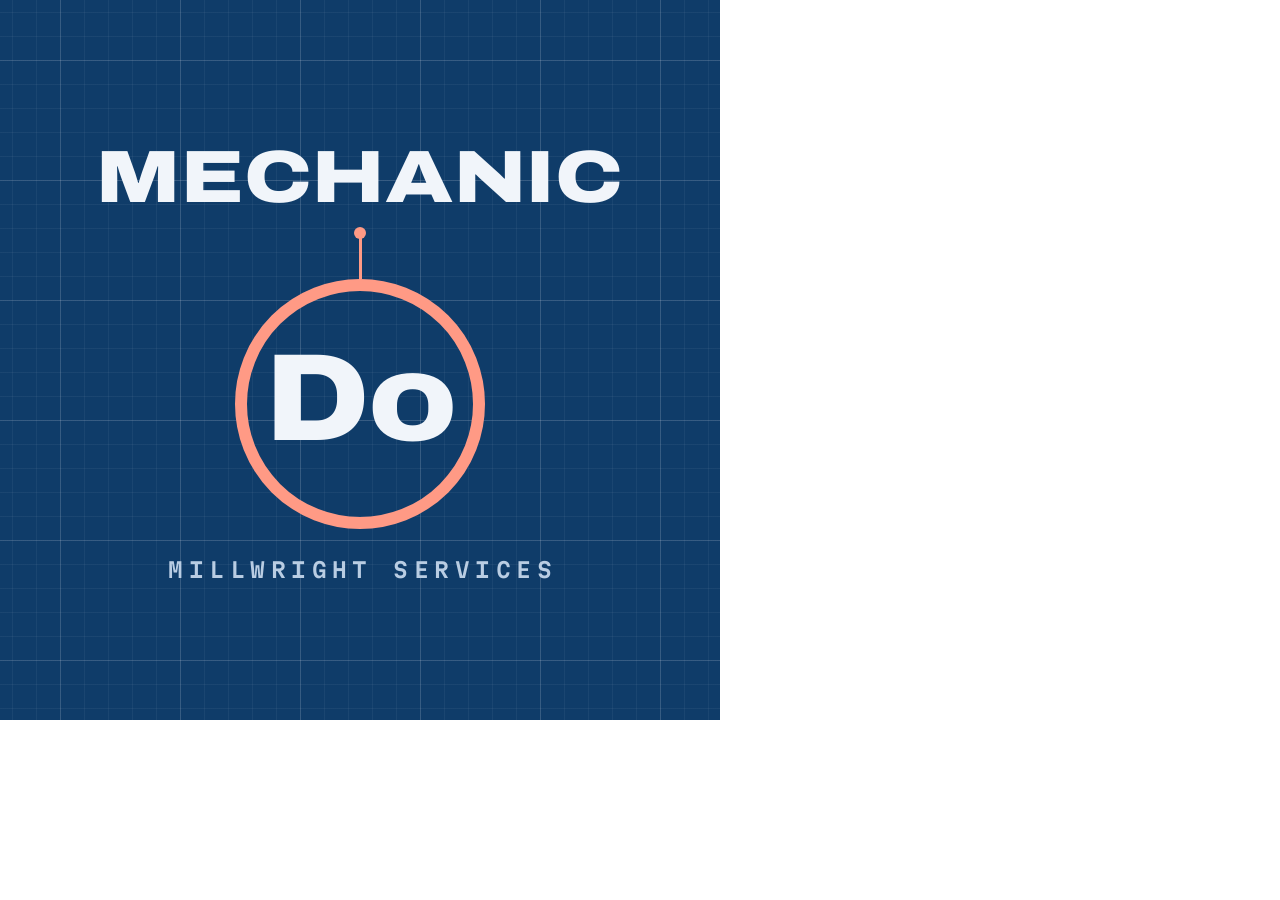
<file: brand/logo.html>
<!doctype html><html lang="en"><head><meta charset="utf-8"><meta name="robots" content="noindex"><title>Mechanic Do — logo</title>
<!-- Google Business Profile logo. Rendered to logo.png (1080x1080). Google often crops
     logos to a circle, so everything important sits inside the central circle. -->
<link rel="stylesheet" href="../assets/css/styles.css">
<style>
  html, body { margin: 0; padding: 0; width: 720px; height: 720px; overflow: hidden; background: none; }
  body::before, body::after { display: none !important; }
  .tile {
    position: relative; width: 720px; height: 720px; box-sizing: border-box;
    background-color: #0f3c69;
    background-image:
      linear-gradient(rgba(241,245,250,.13) 1px, transparent 1px), linear-gradient(90deg, rgba(241,245,250,.13) 1px, transparent 1px),
      linear-gradient(rgba(241,245,250,.05) 1px, transparent 1px), linear-gradient(90deg, rgba(241,245,250,.05) 1px, transparent 1px);
    background-size: 120px 120px, 120px 120px, 24px 24px, 24px 24px;
    background-position: center;
    display: flex; flex-direction: column; align-items: center; justify-content: center;
    color: #f1f5fa; font-family: var(--f-sans);
  }
  .word { font-weight: 850; font-stretch: 122%; font-size: 74px; letter-spacing: .01em; line-height: 1; text-transform: uppercase; margin: 0; }
  .leader { width: 3px; height: 46px; background: #ff9a85; position: relative; margin-top: 18px; }
  .leader::before { content: ""; position: absolute; left: 50%; top: -6px; width: 12px; height: 12px; margin-left: -6px; border-radius: 50%; background: #ff9a85; }
  .ball {
    width: 250px; height: 250px; border-radius: 50%; border: 12px solid #ff9a85; box-sizing: border-box;
    display: grid; place-items: center;
    font-weight: 850; font-stretch: 112%; font-size: 124px; letter-spacing: -.02em; color: #f1f5fa; line-height: 1;
    padding-bottom: 10px;
  }
  .tag { margin: 30px 0 0; font: 600 21px/1 var(--f-mono); letter-spacing: .26em; text-transform: uppercase; color: #b9cde3; padding-left: .26em; }
</style></head><body>
<div class="tile">
  <p class="word">Mechanic</p>
  <span class="leader" aria-hidden="true"></span>
  <div class="ball">Do</div>
  <p class="tag">Millwright services</p>
</div>
</body></html>
</file>
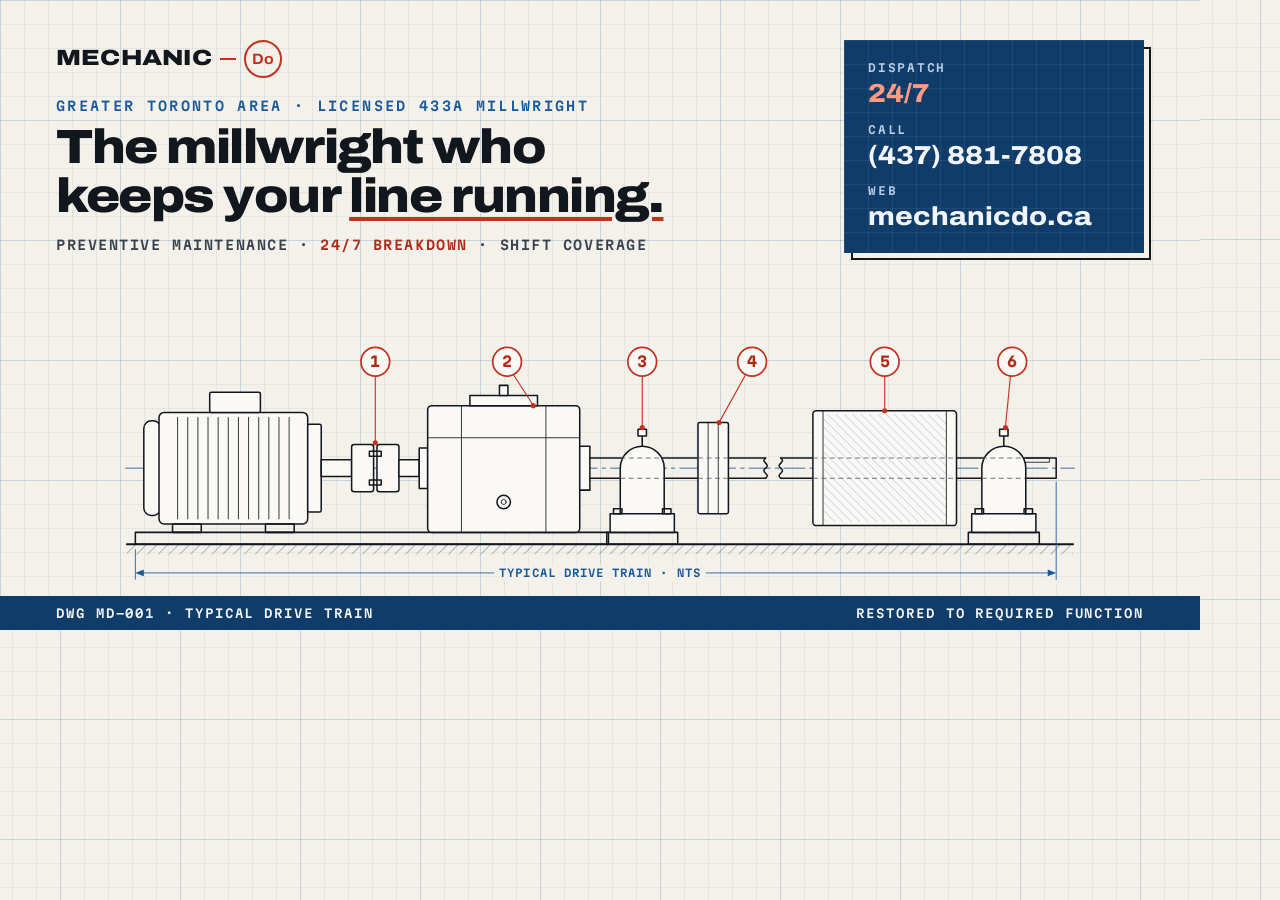
<file: brand/og.html>
<!doctype html><html lang="en"><head><meta charset="utf-8"><title>Mechanic Do — share image</title>
<meta name="robots" content="noindex">
<!-- Social share image (Open Graph). Rendered to ../assets/img/og-image.png at 1200x630.
     Reuses the site's stylesheet, fonts and the drive-train elevation from index.html. -->
<link rel="stylesheet" href="../assets/css/styles.css">
<style>
  html, body { margin: 0; padding: 0; width: 1200px; height: 630px; overflow: hidden; }
  body::before, body::after { display: none !important; }
  .cv {
    position: relative; width: 1200px; height: 630px; box-sizing: border-box; overflow: hidden;
    background-color: var(--paper);
    background-image:
      linear-gradient(var(--grid-2) 1px, transparent 1px), linear-gradient(90deg, var(--grid-2) 1px, transparent 1px),
      linear-gradient(var(--grid-1) 1px, transparent 1px), linear-gradient(90deg, var(--grid-1) 1px, transparent 1px);
    background-size: 120px 120px, 120px 120px, 24px 24px, 24px 24px;
    font-family: var(--f-sans); color: var(--ink);
    padding: 40px 56px 0;
  }
  .brand { display: flex; align-items: center; gap: 8px; font-weight: 850; font-stretch: 122%; font-size: 22px; text-transform: uppercase; letter-spacing: .01em; }
  .brand i { width: 16px; height: 2px; background: var(--red); display: block; }
  .brand b { display: grid; place-items: center; width: 38px; height: 38px; border: 2.5px solid var(--red); border-radius: 50%; color: var(--red); font-size: 15px; font-stretch: 105%; text-transform: none; }
  .eyebrow { margin: 22px 0 10px; font: 600 13px/1 var(--f-mono); letter-spacing: .18em; text-transform: uppercase; color: var(--cyan); }
  h1.hl { margin: 0; max-width: 640px; font-weight: 850; font-stretch: 112%; font-size: 48px; line-height: 1.02; letter-spacing: -.03em; }
  .svc { margin: 18px 0 0; font: 600 13px/1 var(--f-mono); letter-spacing: .12em; text-transform: uppercase; color: var(--ink-2); }
  .svc span { color: var(--red-ink); }
  .plate {
    position: absolute; top: 40px; right: 56px; width: 300px; box-sizing: border-box;
    background: var(--blue); color: var(--on-blue); padding: 22px 24px;
    box-shadow: 7px 7px 0 -2px var(--paper), 7px 7px 0 0 var(--ink);
    background-image: linear-gradient(rgba(241,245,250,.07) 1px, transparent 1px), linear-gradient(90deg, rgba(241,245,250,.07) 1px, transparent 1px);
    background-size: 24px 24px;
  }
  .plate .k { margin: 0 0 6px; font: 600 11px/1 var(--f-mono); letter-spacing: .16em; text-transform: uppercase; color: var(--on-blue-2); }
  .plate .v { margin: 0 0 16px; font-weight: 800; font-stretch: 110%; font-size: 26px; line-height: 1.1; }
  .plate .v:last-child { margin-bottom: 0; }
  .plate .red { color: var(--red-lt); }
  .draw { position: absolute; left: 110px; right: 110px; bottom: 44px; }
  .draw .ga__svg { width: 100%; height: auto; display: block; }
  .strip {
    position: absolute; left: 0; right: 0; bottom: 0; height: 34px; background: var(--blue); color: var(--on-blue);
    display: flex; align-items: center; justify-content: space-between; padding: 0 56px;
    font: 600 12px/1 var(--f-mono); letter-spacing: .16em; text-transform: uppercase;
  }
</style></head><body>
<div class="cv">
  <div class="brand"><span>Mechanic</span><i></i><b>Do</b></div>
  <p class="eyebrow">Greater Toronto Area &middot; Licensed 433A millwright</p>
  <h1 class="hl">The millwright who keeps your <span class="redline">line running.</span></h1>
  <p class="svc">Preventive maintenance &middot; <span>24/7 breakdown</span> &middot; Shift coverage</p>
  <div class="plate" aria-hidden="true">
    <p class="k">Dispatch</p><p class="v red">24/7</p>
    <p class="k">Call</p><p class="v">(437) 881-7808</p>
    <p class="k">Web</p><p class="v">mechanicdo.ca</p>
  </div>
  <div class="draw">          <svg class="ga__svg" viewBox="0 0 1160 300" aria-hidden="true" focusable="false">
            <defs>
              <pattern id="gaHatch" width="9" height="9" patternUnits="userSpaceOnUse" patternTransform="rotate(45)"><line x1="0" y1="0" x2="0" y2="9"/></pattern>
              <pattern id="gaLag" width="7" height="7" patternUnits="userSpaceOnUse" patternTransform="rotate(-45)"><line x1="0" y1="0" x2="0" y2="7"/></pattern>
            </defs>

            <!-- ground -->
            <rect class="ga__hatchfill" x="20" y="250" width="1120" height="12"/>
            <line class="p thk" pathLength="1" x1="20" y1="250" x2="1140" y2="250"/>

            <!-- centre line -->
            <line class="cl" x1="18" y1="160" x2="1142" y2="160"/>

            <!-- baseplate -->
            <rect class="p" pathLength="1" x="30" y="236" width="560" height="14"/>

            <!-- motor -->
            <rect class="p fill" pathLength="1" x="40" y="104" width="20" height="112" rx="9"/>
            <rect class="p fill" pathLength="1" x="58" y="94" width="176" height="132" rx="6"/>
            <path class="p thin" pathLength="1" d="M80 100v120M92 100v120M104 100v120M116 100v120M128 100v120M140 100v120M152 100v120M164 100v120M176 100v120M188 100v120M200 100v120M212 100v120"/>
            <rect class="p fill" pathLength="1" x="118" y="70" width="60" height="24" rx="2"/>
            <rect class="p fill" pathLength="1" x="234" y="108" width="16" height="104" rx="2"/>
            <rect class="p" pathLength="1" x="74" y="226" width="34" height="10"/>
            <rect class="p" pathLength="1" x="184" y="226" width="34" height="10"/>
            <rect class="p fill" pathLength="1" x="250" y="150" width="36" height="20"/>

            <!-- coupling -->
            <rect class="p fill" pathLength="1" x="286" y="132" width="26" height="56" rx="3"/>
            <rect class="p fill" pathLength="1" x="316" y="132" width="26" height="56" rx="3"/>
            <rect class="p" pathLength="1" x="307" y="140" width="14" height="6"/>
            <rect class="p" pathLength="1" x="307" y="174" width="14" height="6"/>
            <rect class="p fill" pathLength="1" x="342" y="150" width="24" height="20"/>

            <!-- gearbox -->
            <rect class="p fill" pathLength="1" x="366" y="136" width="10" height="48"/>
            <rect class="p fill" pathLength="1" x="376" y="86" width="180" height="150" rx="5"/>
            <rect class="p fill" pathLength="1" x="426" y="74" width="80" height="12"/>
            <rect class="p fill" pathLength="1" x="461" y="62" width="10" height="12"/>
            <path class="p thin" pathLength="1" d="M416 86v150M516 86v150M376 124h180"/>
            <circle class="p" pathLength="1" cx="466" cy="200" r="8"/>
            <circle class="p thin" pathLength="1" cx="466" cy="200" r="3"/>
            <rect class="p fill" pathLength="1" x="556" y="134" width="12" height="52"/>

            <!-- output shaft with break -->
            <path class="p" pathLength="1" d="M568 148H776M568 172H776"/>
            <path class="p" pathLength="1" d="M776 148c-7 5 7 7 0 12c-7 5 7 7 0 12"/>
            <path class="p" pathLength="1" d="M794 148c7 5-7 7 0 12c7 5-7 7 0 12"/>
            <path class="p" pathLength="1" d="M794 148H1120V172H794"/>
            <rect class="p thin" pathLength="1" x="1076" y="148" width="36" height="5"/>

            <!-- bearing 1 -->
            <rect class="p" pathLength="1" x="588" y="236" width="84" height="14"/>
            <path class="p fill" pathLength="1" d="M604 214V160a26 26 0 0 1 52 0V214Z"/>
            <rect class="p fill" pathLength="1" x="592" y="214" width="76" height="22"/>
            <path class="hid" d="M604 148H656M604 172H656"/>
            <path class="p" pathLength="1" d="M630 134V122"/>
            <rect class="p fill" pathLength="1" x="625" y="114" width="10" height="8"/>
            <rect class="p" pathLength="1" x="596" y="208" width="10" height="6"/>
            <rect class="p" pathLength="1" x="654" y="208" width="10" height="6"/>

            <!-- sprocket -->
            <rect class="p fill" pathLength="1" x="696" y="106" width="36" height="108" rx="2"/>
            <path class="p thin" pathLength="1" d="M708 106v108M720 106v108"/>
            <path class="hid" d="M696 148H732M696 172H732"/>

            <!-- head pulley / drum -->
            <rect class="p fill" pathLength="1" x="832" y="92" width="170" height="136" rx="4"/>
            <rect class="ga__lag" x="844" y="96" width="146" height="128"/>
            <path class="p thin" pathLength="1" d="M844 92v136M990 92v136"/>
            <path class="hid" d="M832 148H1002M832 172H1002"/>

            <!-- bearing 2 -->
            <rect class="p" pathLength="1" x="1016" y="236" width="84" height="14"/>
            <path class="p fill" pathLength="1" d="M1032 214V160a26 26 0 0 1 52 0V214Z"/>
            <rect class="p fill" pathLength="1" x="1020" y="214" width="76" height="22"/>
            <path class="hid" d="M1032 148H1084M1032 172H1084"/>
            <path class="p" pathLength="1" d="M1058 134V122"/>
            <rect class="p fill" pathLength="1" x="1053" y="114" width="10" height="8"/>
            <rect class="p" pathLength="1" x="1024" y="208" width="10" height="6"/>
            <rect class="p" pathLength="1" x="1082" y="208" width="10" height="6"/>

            <!-- overall dimension -->
            <path class="dimx" d="M30 256V292M1120 176V292"/>
            <path class="dimx" d="M36 284H1114"/>
            <path class="dimx arrowhead" d="M30 284l10-4v8zM1120 284l-10-4v8z"/>
            <rect class="ga__dimbg" x="455" y="274" width="250" height="20"/>
            <text class="ga__dimtxt" x="580" y="289" text-anchor="middle">TYPICAL DRIVE TRAIN &#183; NTS</text>

            <!-- balloons + leaders -->
            <g class="ga__balloons">
              <path class="lead" d="M314 52V128"/><circle class="dot" cx="314" cy="130" r="3"/>
              <circle class="bal" cx="314" cy="34" r="17"/><text x="314" y="40" text-anchor="middle">1</text>

              <path class="lead" d="M478 50L500 84"/><circle class="dot" cx="501" cy="86" r="3"/>
              <circle class="bal" cx="470" cy="34" r="17"/><text x="470" y="40" text-anchor="middle">2</text>

              <path class="lead" d="M630 52V110"/><circle class="dot" cx="630" cy="112" r="3"/>
              <circle class="bal" cx="630" cy="34" r="17"/><text x="630" y="40" text-anchor="middle">3</text>

              <path class="lead" d="M752 50L722 104"/><circle class="dot" cx="721" cy="106" r="3"/>
              <circle class="bal" cx="760" cy="34" r="17"/><text x="760" y="40" text-anchor="middle">4</text>

              <path class="lead" d="M917 52V90"/><circle class="dot" cx="917" cy="92" r="3"/>
              <circle class="bal" cx="917" cy="34" r="17"/><text x="917" y="40" text-anchor="middle">5</text>

              <path class="lead" d="M1066 50L1060 110"/><circle class="dot" cx="1060" cy="112" r="3"/>
              <circle class="bal" cx="1068" cy="34" r="17"/><text x="1068" y="40" text-anchor="middle">6</text>
            </g>
          </svg></div>
  <div class="strip"><span>DWG MD-001 &middot; Typical drive train</span><span>Restored to required function</span></div>
</div>
</body></html>
</file>
<file: assets/css/styles.css>
/* ==================================================================
   Mechanic Do — "Drafting Table"
   The page is one engineering drawing: drafting-paper ground, a
   hairline construction grid, ruler rails with zone letters,
   cutting-plane section markers, blueprint detail plates, redline
   balloons and a title block footer.
   Plain CSS, no build step. All paths relative (served from a subpath).
   ================================================================== */

/* ---------- Fonts (self-hosted, variable) ---------- */
@font-face {
  font-family: "Archivo";
  src: url("../fonts/archivo-var.woff2") format("woff2");
  font-weight: 100 900;
  font-stretch: 62% 125%;
  font-style: normal;
  font-display: swap;
}
@font-face {
  font-family: "Martian Mono";
  src: url("../fonts/martian-mono-var.woff2") format("woff2");
  font-weight: 100 800;
  font-stretch: 75% 112.5%;
  font-style: normal;
  font-display: swap;
}

/* ---------- Tokens ---------- */
:root {
  --paper: #f3f1ea;        /* drafting paper */
  --paper-hi: #faf9f5;     /* a fresh sheet laid on the table */
  --ink: #12171d;          /* object lines + body text */
  --ink-2: #38424d;        /* secondary text   (9.4:1 on paper) */
  --ink-3: #56606b;        /* tertiary text    (5.6:1 on paper) */
  --cyan: #1a5a9a;         /* annotation ink   (6.2:1 on paper) */
  --grid-1: rgba(26, 90, 154, .065);
  --grid-2: rgba(26, 90, 154, .14);

  --blue: #0f3c69;         /* blueprint plate */
  --blue-2: #0b3059;
  --on-blue: #f1f5fa;      /* 10.3:1 on plate */
  --on-blue-2: #b9cde3;    /* 6.9:1 on plate */
  --blue-line: rgba(241, 245, 250, .78);

  --red: #c4311d;          /* redline markup   (white text 5.5:1) */
  --red-ink: #b02a17;      /* redline text     (5.8:1 on paper) */
  --red-lt: #ff9a85;       /* redline on plate (5.5:1) */
  --ok: #1e6b3c;

  --focus: #1a5a9a;
  --rail: 40px;
  --pad: clamp(12px, 3.2vw, 48px);
  --maxw: 1240px;
  --hdr-h: 70px;
  --sec-pad: clamp(56px, 7.2vw, 100px);

  --f-sans: "Archivo", "Helvetica Neue", Arial, system-ui, sans-serif;
  --f-mono: "Martian Mono", ui-monospace, "SFMono-Regular", Menlo, Consolas, monospace;

  --arw-l: url("data:image/svg+xml,%3Csvg xmlns='http://www.w3.org/2000/svg' viewBox='0 0 10 10'%3E%3Cpath d='M0 5 10 1.2v7.6z'/%3E%3C/svg%3E");
  --arw-r: url("data:image/svg+xml,%3Csvg xmlns='http://www.w3.org/2000/svg' viewBox='0 0 10 10'%3E%3Cpath d='M10 5 0 1.2v7.6z'/%3E%3C/svg%3E");
  --arw-d: url("data:image/svg+xml,%3Csvg xmlns='http://www.w3.org/2000/svg' viewBox='0 0 10 22'%3E%3Cpath d='M4.25 0h1.5v14h-1.5z'/%3E%3Cpath d='M0 12.5 5 22l5-9.5z'/%3E%3C/svg%3E");
  --arw-h: url("data:image/svg+xml,%3Csvg xmlns='http://www.w3.org/2000/svg' viewBox='0 0 44 12'%3E%3Cpath d='M0 5.25h34v1.5H0z'/%3E%3Cpath d='M32 1l12 5-12 5z'/%3E%3C/svg%3E");
}

/* ---------- Base ---------- */
*, *::before, *::after { box-sizing: border-box; }

html {
  -webkit-text-size-adjust: 100%;
  text-size-adjust: 100%;
  scroll-behavior: smooth;
  scroll-padding-top: calc(var(--hdr-h) + 16px);
}

body {
  margin: 0;
  min-width: 0;
  color: var(--ink);
  background-color: var(--paper);
  background-image:
    linear-gradient(var(--grid-2) 1px, transparent 1px),
    linear-gradient(90deg, var(--grid-2) 1px, transparent 1px),
    linear-gradient(var(--grid-1) 1px, transparent 1px),
    linear-gradient(90deg, var(--grid-1) 1px, transparent 1px);
  background-size: 120px 120px, 120px 120px, 24px 24px, 24px 24px;
  background-position: center -1px;
  font-family: var(--f-sans);
  font-size: 17px;
  line-height: 1.6;
  font-weight: 400;
  -webkit-font-smoothing: antialiased;
  text-rendering: optimizeLegibility;
  padding-bottom: 28px;
}

img, svg { max-width: 100%; }
a { color: inherit; }
p { margin: 0 0 1em; }
h1, h2, h3 { margin: 0; font-weight: 800; }

:focus-visible {
  outline: 3px solid var(--focus);
  outline-offset: 3px;
}
.plate { --focus: #ffd98a; }

.sr-only {
  position: absolute !important;
  width: 1px; height: 1px;
  padding: 0; margin: -1px;
  overflow: hidden;
  clip: rect(0 0 0 0);
  clip-path: inset(50%);
  white-space: nowrap;
  border: 0;
}

.skip-link {
  position: absolute;
  left: 12px;
  top: -200px;
  z-index: 200;
  padding: 12px 18px;
  background: var(--ink);
  color: var(--paper);
  font: 600 15px/1 var(--f-sans);
  text-decoration: none;
}
.skip-link:focus { top: 12px; }

.wrap {
  width: 100%;
  max-width: calc(var(--maxw) + 2 * var(--pad));
  margin-inline: auto;
  padding-inline: var(--pad);
}

/* ---------- Shared drafting atoms ---------- */
.mono-tag,
.viewtag,
.cut__label,
.incl,
.minor-h,
.notes__title {
  font-family: var(--f-mono);
  font-weight: 600;
  font-stretch: 100%;
  text-transform: uppercase;
  letter-spacing: .1em;
}

.balloon {
  display: inline-grid;
  place-items: center;
  flex: none;
  width: 28px;
  height: 28px;
  border: 1.5px solid currentColor;
  border-radius: 50%;
  font: 600 11px/1 var(--f-mono);
  letter-spacing: 0;
}
.balloon--sm { width: 34px; height: 34px; font-size: 10.5px; }
.balloon--lg { width: 46px; height: 46px; font-size: 15px; }

/* crop / registration marks in plate corners */
.reg {
  position: absolute;
  width: 14px;
  height: 14px;
  border: 0 solid currentColor;
  opacity: .75;
  pointer-events: none;
}
.reg--tl { top: 8px; left: 8px; border-top-width: 1.5px; border-left-width: 1.5px; }
.reg--tr { top: 8px; right: 8px; border-top-width: 1.5px; border-right-width: 1.5px; }
.reg--bl { bottom: 8px; left: 8px; border-bottom-width: 1.5px; border-left-width: 1.5px; }
.reg--br { bottom: 8px; right: 8px; border-bottom-width: 1.5px; border-right-width: 1.5px; }

/* blueprint plate: cyanotype ground with its own white grid */
.plate {
  color: var(--on-blue);
  background-color: var(--blue);
  background-image:
    linear-gradient(rgba(241, 245, 250, .1) 1px, transparent 1px),
    linear-gradient(90deg, rgba(241, 245, 250, .1) 1px, transparent 1px),
    linear-gradient(rgba(241, 245, 250, .045) 1px, transparent 1px),
    linear-gradient(90deg, rgba(241, 245, 250, .045) 1px, transparent 1px);
  background-size: 120px 120px, 120px 120px, 24px 24px, 24px 24px;
  background-position: -1px -1px;
}
.plate a { color: var(--on-blue); }

/* revision cloud: scalloped outline drawn with four radial-gradient edges */
.cloud { position: relative; --cc: var(--red); --s: 12px; }
.cloud::before {
  content: "";
  position: absolute;
  inset: -2px;
  pointer-events: none;
  --r: calc(var(--s) / 2);
  background:
    radial-gradient(circle at 50% 100%, transparent calc(var(--r) - 1.7px), var(--cc) calc(var(--r) - 1.6px) var(--r), transparent calc(var(--r) + .3px)) 0 0 / var(--s) var(--r) round no-repeat,
    radial-gradient(circle at 50% 0, transparent calc(var(--r) - 1.7px), var(--cc) calc(var(--r) - 1.6px) var(--r), transparent calc(var(--r) + .3px)) 0 100% / var(--s) var(--r) round no-repeat,
    radial-gradient(circle at 100% 50%, transparent calc(var(--r) - 1.7px), var(--cc) calc(var(--r) - 1.6px) var(--r), transparent calc(var(--r) + .3px)) 0 0 / var(--r) var(--s) no-repeat round,
    radial-gradient(circle at 0 50%, transparent calc(var(--r) - 1.7px), var(--cc) calc(var(--r) - 1.6px) var(--r), transparent calc(var(--r) + .3px)) 100% 0 / var(--r) var(--s) no-repeat round;
}

/* ---------- Buttons ---------- */
.btn {
  --bg: transparent;
  --fg: var(--ink);
  --bd: var(--ink);
  --sh: var(--cyan);
  display: inline-flex;
  align-items: center;
  justify-content: center;
  gap: 10px;
  min-height: 48px;
  padding: 12px 20px;
  font: 650 16px/1.15 var(--f-sans);
  font-stretch: 104%;
  letter-spacing: .005em;
  color: var(--fg);
  background: var(--bg);
  border: 1.5px solid var(--bd);
  border-radius: 0;
  text-decoration: none;
  cursor: pointer;
  transition: transform .16s ease, box-shadow .16s ease, background-color .16s ease;
}
.btn:hover { transform: translate(-3px, -3px); box-shadow: 3px 3px 0 0 var(--sh); }
.btn:active { transform: none; box-shadow: none; }
.btn--sm { min-height: 42px; padding: 8px 16px; font-size: 15px; }
.btn--lg { min-height: 58px; padding: 14px 26px; font-size: 17px; }
.btn--block { width: 100%; }
.btn--ink { --bg: var(--ink); --fg: var(--paper-hi); }
.btn--red { --bg: var(--red); --fg: #fff; --bd: var(--red); --sh: var(--ink); }
.btn--line { --bg: var(--paper-hi); }
.plate .btn--red { --bd: var(--on-blue); --sh: rgba(241, 245, 250, .6); }
.btn .i-phone { width: 19px; height: 19px; }

.btn__arw {
  width: 26px;
  height: 10px;
  flex: none;
  background: currentColor;
  -webkit-mask: var(--arw-r) right center / 10px 10px no-repeat, linear-gradient(#000 0 0) left center / calc(100% - 4px) 1.6px no-repeat;
          mask: var(--arw-r) right center / 10px 10px no-repeat, linear-gradient(#000 0 0) left center / calc(100% - 4px) 1.6px no-repeat;
  transition: width .16s ease;
}
.btn:hover .btn__arw { width: 34px; }

.i-phone { width: 18px; height: 18px; fill: currentColor; flex: none; }

/* ==================================================================
   TOP STRIP
   ================================================================== */
.strip {
  background: var(--blue);
  color: var(--on-blue);
  font: 500 11px/1.3 var(--f-mono);
  letter-spacing: .08em;
  text-transform: uppercase;
}
.strip__in {
  display: flex;
  align-items: center;
  justify-content: space-between;
  gap: 16px;
  min-height: 36px;
  padding: 7px calc(var(--rail) + 1.5px + var(--pad));
}
.strip p { margin: 0; }
.strip__msg { display: flex; align-items: center; gap: 10px; }
.strip__dwg { color: var(--on-blue-2); }
.strip__tel {
  font-weight: 700;
  text-decoration: none;
  white-space: nowrap;
}
.strip__tel:hover { text-decoration: underline; }
.pulse {
  position: relative;
  width: 8px;
  height: 8px;
  flex: none;
  border-radius: 50%;
  background: var(--red-lt);
}
@media (prefers-reduced-motion: no-preference) {
  .pulse::after {
    content: "";
    position: absolute;
    inset: -4px;
    border: 1.5px solid var(--red-lt);
    border-radius: 50%;
    animation: ping 2.2s ease-out infinite;
  }
}
@keyframes ping { from { transform: scale(.4); opacity: 1; } to { transform: scale(1.6); opacity: 0; } }

/* ==================================================================
   HEADER
   ================================================================== */
.hdr {
  position: sticky;
  top: 0;
  z-index: 50;
  margin-inline: var(--rail);
  background: var(--paper);
  border: 1.5px solid var(--ink);
  border-top: 0;
  transition: box-shadow .2s ease;
}
.hdr.is-stuck { box-shadow: 0 10px 22px -16px rgba(18, 23, 29, .55); }
.hdr__in {
  display: flex;
  align-items: center;
  gap: 14px;
  width: 100%;
  max-width: calc(var(--maxw) + 2 * var(--pad));
  min-height: var(--hdr-h);
  margin-inline: auto;
  padding-inline: var(--pad);
}

/* Wordmark: MECHANIC —(Do)  — the "Do" is a drawing balloon */
.brand {
  display: inline-grid;
  grid-template-columns: auto auto auto;
  grid-template-rows: auto auto;
  align-items: center;
  color: var(--ink);
  text-decoration: none;
  flex: none;
}
.brand__word {
  grid-area: 1 / 1;
  font: 850 23px/1 var(--f-sans);
  font-stretch: 122%;
  letter-spacing: -.01em;
  text-transform: uppercase;
}
.brand__leader {
  grid-area: 1 / 2;
  position: relative;
  width: 16px;
  height: 1.6px;
  margin-left: 7px;
  background: var(--red);
}
.brand__leader::before {
  content: "";
  position: absolute;
  left: -3px;
  top: 50%;
  width: 6px;
  height: 6px;
  border-radius: 50%;
  background: var(--red);
  transform: translateY(-50%);
}
.brand__balloon {
  grid-area: 1 / 3;
  display: grid;
  place-items: center;
  width: 36px;
  height: 36px;
  border: 2px solid var(--red);
  border-radius: 50%;
  color: var(--red-ink);
  font: 800 15px/1 var(--f-sans);
  font-stretch: 100%;
  letter-spacing: -.01em;
  background: var(--paper-hi);
}
.brand__sub {
  grid-area: 2 / 1 / 3 / 4;
  margin-top: 3px;
  font: 500 9.5px/1.2 var(--f-mono);
  letter-spacing: .2em;
  text-transform: uppercase;
  color: var(--ink-3);
}

.nav {
  display: flex;
  align-items: center;
  gap: 2px;
  margin-left: auto;
}
.nav a:not(.btn) {
  position: relative;
  display: inline-flex;
  align-items: center;
  gap: 7px;
  padding: 10px 10px;
  color: var(--ink);
  font: 550 15px/1 var(--f-sans);
  text-decoration: none;
  white-space: nowrap;
}
.nav a:not(.btn)::after {
  content: "";
  position: absolute;
  left: 10px;
  right: 10px;
  bottom: 2px;
  height: 2px;
  background: var(--red);
  transform: scaleX(0);
  transform-origin: left;
  transition: transform .2s ease;
}
.nav a:not(.btn):hover::after,
.nav a.is-active::after { transform: scaleX(1); }
.nav__z {
  display: inline-grid;
  place-items: center;
  width: 19px;
  height: 19px;
  border: 1.2px solid var(--cyan);
  border-radius: 50%;
  color: var(--cyan);
  font: 600 9.5px/1 var(--f-mono);
}
.nav a.is-active .nav__z { background: var(--cyan); color: var(--paper-hi); }
.nav__cta { margin-left: 10px; }

.hdr__call {
  display: inline-flex;
  align-items: center;
  gap: 9px;
  min-height: 44px;
  padding: 8px 14px;
  border: 1.5px solid var(--red);
  color: var(--red-ink);
  background: var(--paper-hi);
  font: 700 15px/1 var(--f-sans);
  font-stretch: 104%;
  text-decoration: none;
  white-space: nowrap;
  flex: none;
  transition: background-color .15s ease, color .15s ease;
}
.hdr__call:hover { background: var(--red); color: #fff; }
.hdr__call-lbl { font: 600 10.5px/1 var(--f-mono); letter-spacing: .1em; text-transform: uppercase; }

.nav-toggle {
  display: none;
  width: 46px;
  height: 46px;
  padding: 0;
  place-items: center;
  border: 1.5px solid var(--ink);
  background: var(--paper-hi);
  color: var(--ink);
  cursor: pointer;
  flex: none;
}
.nav-toggle__bars { display: grid; gap: 5px; width: 20px; }
.nav-toggle__bars span { display: block; height: 2px; background: currentColor; transition: transform .2s ease, opacity .2s ease; }
.nav-toggle[aria-expanded="true"] .nav-toggle__bars span:nth-child(1) { transform: translateY(7px) rotate(45deg); }
.nav-toggle[aria-expanded="true"] .nav-toggle__bars span:nth-child(2) { opacity: 0; }
.nav-toggle[aria-expanded="true"] .nav-toggle__bars span:nth-child(3) { transform: translateY(-7px) rotate(-45deg); }

/* ==================================================================
   SHEET FRAME: rails with ruler ticks + zone letters
   ================================================================== */
.sheet {
  position: relative;
  display: block;
  margin-inline: var(--rail);
  border-inline: 1.5px solid var(--ink);
}
.sheet::before,
.sheet::after {
  content: "";
  position: absolute;
  top: 0;
  bottom: 0;
  width: var(--rail);
  pointer-events: none;
  background-image:
    repeating-linear-gradient(to bottom, var(--ink-3) 0 1px, transparent 1px 120px),
    repeating-linear-gradient(to bottom, rgba(86, 96, 107, .7) 0 1px, transparent 1px 24px);
  background-repeat: no-repeat;
  background-size: 14px 100%, 6px 100%;
}
.sheet::before { right: calc(100% + 1.5px); width: calc(var(--rail) - 2px); background-position: right top, right top; }
.sheet::after  { left: calc(100% + 1.5px); width: calc(var(--rail) - 2px); background-position: left top, left top; }

.zone { position: relative; }
.zone::before,
.zone::after {
  content: attr(data-zone) / "";
  position: absolute;
  top: calc(var(--sec-pad) - 1px);
  display: grid;
  place-items: center;
  width: 22px;
  height: 22px;
  border: 1.5px solid var(--ink);
  border-radius: 50%;
  background: var(--paper);
  color: var(--ink);
  font: 700 10.5px/1 var(--f-mono);
  z-index: 2;
}
.zone::before { left: calc(-1 * var(--rail) - 1.5px + 3px); }
.zone::after  { right: calc(-1 * var(--rail) - 1.5px + 3px); }

.ruler {
  display: grid;
  grid-template-columns: repeat(8, minmax(0, 1fr));
  height: 24px;
  border-bottom: 1px solid var(--ink);
  color: var(--ink-3);
  font: 500 10px/23px var(--f-mono);
  text-align: center;
  background: var(--paper);
}
.ruler span {
  border-left: 1px solid var(--ink);
  background: repeating-linear-gradient(90deg, transparent 0 calc(25% - 1px), rgba(86, 96, 107, .8) calc(25% - 1px) 25%) left bottom / 100% 5px no-repeat;
}
.ruler span:first-child { border-left: 0; }
.ruler--bottom { border-bottom: 0; border-top: 1px solid var(--ink); }
.ruler--bottom span { background-position: left top; }

/* ---------- Section head: cutting-plane line ---------- */
.sec { padding-block: var(--sec-pad); }
.sec-head { margin-bottom: clamp(30px, 4vw, 52px); }

.cut {
  display: flex;
  align-items: center;
  margin: 0 0 clamp(22px, 3vw, 36px);
  color: var(--ink);
}
.cut::before,
.cut::after {
  content: "";
  flex: 1 1 0;
  min-width: 18px;
  height: 1.6px;
  background: repeating-linear-gradient(90deg, currentColor 0 30px, transparent 30px 36px, currentColor 36px 40px, transparent 40px 46px);
}
.cut::before { order: 2; }
.cut::after  { order: 4; background-position: right; }
.cut__label {
  order: 3;
  flex: 0 1 auto;
  min-width: 0;
  margin: 0;
  padding: 0 14px;
  color: var(--cyan);
  font-size: 11.5px;
  line-height: 1.35;
  text-align: center;
}
.cut__end {
  order: 1;
  position: relative;
  display: flex;
  align-items: center;
  gap: 6px;
  height: 34px;
  font: 700 15px/1 var(--f-mono);
}
.cut__end::after {
  content: "";
  width: 28px;
  height: 4.5px;
  background: currentColor;
}
.cut__end::before {
  content: "";
  position: absolute;
  top: 50%;
  left: 18px;
  width: 10px;
  height: 22px;
  background: currentColor;
  -webkit-mask: var(--arw-d) center / 100% 100% no-repeat;
          mask: var(--arw-d) center / 100% 100% no-repeat;
}
.cut__end--r { order: 5; flex-direction: row-reverse; }
.cut__end--r::before { left: auto; right: 18px; }

.sec-head__row { display: grid; gap: 16px; }
h2 {
  font-weight: 820;
  font-stretch: 112%;
  font-size: clamp(30px, 1.1rem + 2.7vw, 58px);
  line-height: 1.02;
  letter-spacing: -.024em;
  text-wrap: balance;
}
.sec-sub {
  margin: 0;
  max-width: 34em;
  color: var(--ink-2);
  font-size: clamp(17px, 1rem + .2vw, 19px);
  line-height: 1.55;
}
.callout {
  position: relative;
  padding-left: 30px;
}
.callout::before {
  content: "";
  position: absolute;
  left: 0;
  top: .78em;
  width: 22px;
  height: 1.5px;
  background: var(--red);
}
.callout::after {
  content: "";
  position: absolute;
  left: -3px;
  top: calc(.78em - 2.5px);
  width: 6px;
  height: 6px;
  border-radius: 50%;
  background: var(--red);
}

/* ==================================================================
   A · HERO
   ================================================================== */
.hero { --sec-pad: clamp(30px, 5vw, 64px); padding: var(--sec-pad) 0 clamp(40px, 6vw, 80px); }

.hero__grid {
  display: grid;
  grid-template-columns: minmax(0, 1fr);
  gap: 32px;
}

.dimline {
  display: flex;
  align-items: center;
  gap: 12px;
  width: 100%;
  max-width: 720px;
  margin: 0 0 clamp(18px, 2.5vw, 28px);
  padding: 7px 0;
  border-inline: 1.5px solid var(--cyan);
  color: var(--cyan);
  font: 600 11.5px/1.35 var(--f-mono);
  letter-spacing: .08em;
  text-transform: uppercase;
}
.dimline::before,
.dimline::after {
  content: "";
  flex: 1 1 20px;
  min-width: 18px;
  height: 10px;
  background: currentColor;
}
.dimline::before {
  -webkit-mask: var(--arw-l) left center / 10px 10px no-repeat, linear-gradient(#000 0 0) center / 100% 1.2px no-repeat;
          mask: var(--arw-l) left center / 10px 10px no-repeat, linear-gradient(#000 0 0) center / 100% 1.2px no-repeat;
}
.dimline::after {
  -webkit-mask: var(--arw-r) right center / 10px 10px no-repeat, linear-gradient(#000 0 0) center / 100% 1.2px no-repeat;
          mask: var(--arw-r) right center / 10px 10px no-repeat, linear-gradient(#000 0 0) center / 100% 1.2px no-repeat;
}
.dimline__txt { flex: 0 1 auto; text-align: center; }

h1 {
  margin: 0 0 clamp(18px, 2.4vw, 28px);
  font-weight: 850;
  font-stretch: 114%;
  font-size: clamp(38px, 1.1rem + 4.7vw, 80px);
  line-height: .96;
  letter-spacing: -.03em;
  text-wrap: balance;
}
.redline {
  text-decoration: underline;
  text-decoration-color: var(--red);
  text-decoration-thickness: .075em;
  text-underline-offset: .11em;
  text-decoration-skip-ink: auto;
}

.lede {
  max-width: 36em;
  margin: 0 0 clamp(22px, 3vw, 32px);
  color: var(--ink-2);
  font-size: clamp(17px, 1rem + .3vw, 20px);
  line-height: 1.55;
}

.hero__actions { display: flex; flex-wrap: wrap; gap: 14px; }

/* Detail A — dispatch plate */
.dispatch {
  position: relative;
  padding: clamp(22px, 3vw, 34px);
  border: 1.5px solid var(--ink);
  box-shadow: 10px 10px 0 -1.5px var(--paper), 10px 10px 0 0 var(--ink);
}
.dispatch .viewtag { color: var(--on-blue-2); }
.viewtag {
  display: flex;
  align-items: center;
  gap: 10px;
  margin: 0 0 16px;
  color: var(--cyan);
  font-size: 11px;
  line-height: 1.2;
}
.dispatch h2 {
  margin: 0 0 10px;
  font-size: clamp(28px, 1.2rem + 1.4vw, 40px);
  font-stretch: 110%;
}
.dispatch__txt { margin: 0 0 24px; color: var(--on-blue-2); font-size: 16.5px; line-height: 1.55; }

.sla { list-style: none; margin: 0 0 26px; padding: 0; display: grid; gap: 20px; }
.sla__row { display: grid; gap: 7px; }
.sla__who {
  color: var(--on-blue-2);
  font: 600 11px/1.35 var(--f-mono);
  letter-spacing: .07em;
  text-transform: uppercase;
}
.dim {
  display: flex;
  align-items: center;
  gap: 12px;
  padding: 3px 0;
  border-inline: 1.5px solid currentColor;
  color: var(--on-blue);
  font: 850 clamp(26px, 1rem + 1.2vw, 34px)/1 var(--f-sans);
  font-stretch: 112%;
  letter-spacing: -.015em;
  white-space: nowrap;
}
.dim::before,
.dim::after {
  content: "";
  flex: 1 1 0;
  min-width: 16px;
  height: 10px;
  background: currentColor;
}
.dim::before {
  transform-origin: right center;
  -webkit-mask: var(--arw-l) left center / 10px 10px no-repeat, linear-gradient(#000 0 0) center / 100% 1.4px no-repeat;
          mask: var(--arw-l) left center / 10px 10px no-repeat, linear-gradient(#000 0 0) center / 100% 1.4px no-repeat;
}
.dim::after {
  transform-origin: left center;
  -webkit-mask: var(--arw-r) right center / 10px 10px no-repeat, linear-gradient(#000 0 0) center / 100% 1.4px no-repeat;
          mask: var(--arw-r) right center / 10px 10px no-repeat, linear-gradient(#000 0 0) center / 100% 1.4px no-repeat;
}
.sla__row--short .dim,
.sla__row--short .sla__ends { width: 66%; }
.sla__row--short .dim { color: var(--red-lt); }
.sla__ends {
  display: flex;
  justify-content: space-between;
  color: var(--on-blue-2);
  font: 500 9.5px/1 var(--f-mono);
  letter-spacing: .1em;
  text-transform: uppercase;
}
@media (prefers-reduced-motion: no-preference) {
  .dim::before, .dim::after { animation: measure 1s .35s cubic-bezier(.2, .7, .2, 1) both; }
  .sla__row + .sla__row .dim::before, .sla__row + .sla__row .dim::after { animation-delay: .55s; }
}
@keyframes measure { from { transform: scaleX(0); } to { transform: scaleX(1); } }

.dispatch__note { margin: 16px 0 0; color: var(--on-blue-2); font-size: 15px; }
.dispatch__note a { font-weight: 600; text-underline-offset: 3px; overflow-wrap: anywhere; }

/* General notes (trust points) */
.notes { padding-top: 16px; border-top: 1.5px solid var(--ink); }
.notes__title { margin: 0 0 14px; color: var(--cyan); font-size: 11px; }
.notes__list {
  list-style: none;
  margin: 0;
  padding: 0;
  display: grid;
  grid-template-columns: repeat(2, minmax(0, 1fr));
  gap: 14px 24px;
}
.notes__list li {
  display: flex;
  align-items: center;
  gap: 12px;
  font: 650 16.5px/1.25 var(--f-sans);
}
.notes__list .balloon { color: var(--ink); background: var(--paper-hi); }
.notes__list li:first-child .balloon { color: var(--red-ink); border-color: var(--red); }

/* General arrangement drawing */
.ga {
  margin: clamp(44px, 6vw, 80px) 0 0;
  border: 1.5px solid var(--ink);
  background: rgba(250, 249, 245, .55);
}
.ga__draw { padding: clamp(10px, 2vw, 24px) clamp(8px, 2vw, 28px) 6px; }
.ga__svg { display: block; width: 100%; height: auto; overflow: visible; }
.ga__svg .p { fill: none; stroke: var(--ink); stroke-width: 1.8; stroke-linejoin: round; stroke-linecap: round; }
.ga__svg .fill { fill: var(--paper-hi); }
.ga__svg .thin { stroke-width: 1; }
.ga__svg .thk { stroke-width: 2.4; }
.ga__svg .cl { stroke: var(--cyan); stroke-width: 1; stroke-dasharray: 26 5 5 5; }
.ga__svg .hid { fill: none; stroke: var(--ink-3); stroke-width: 1; stroke-dasharray: 6 4; }
.ga__svg .dimx { fill: none; stroke: var(--cyan); stroke-width: 1; }
.ga__svg .arrowhead { fill: var(--cyan); stroke: none; }
.ga__svg .ga__hatchfill { fill: url(#gaHatch); }
#gaHatch line { stroke: var(--ink-3); stroke-width: 1; }
.ga__svg .ga__lag { fill: url(#gaLag); }
#gaLag line { stroke: var(--cyan); stroke-width: .8; opacity: .55; }
.ga__svg .ga__dimbg { fill: var(--paper); }
.ga__svg .ga__dimtxt { fill: var(--cyan); font: 600 12.5px var(--f-mono); letter-spacing: .1em; }
.ga__balloons .lead { fill: none; stroke: var(--red); stroke-width: 1.3; }
.ga__balloons .dot { fill: var(--red); }
.ga__balloons .bal { fill: var(--paper-hi); stroke: var(--red); stroke-width: 2; }
.ga__balloons text { fill: var(--red-ink); font: 700 17px var(--f-mono); }

.ga__cap {
  display: grid;
  grid-template-columns: minmax(0, 1fr);
  gap: 1.5px;
  background: var(--ink);
  border-top: 1.5px solid var(--ink);
}
.ga__title {
  margin: 0;
  padding: 14px 18px;
  background: var(--paper-hi);
  font: 700 16px/1.3 var(--f-sans);
}
.ga__title span {
  display: block;
  margin-bottom: 6px;
  color: var(--cyan);
  font: 600 10.5px/1 var(--f-mono);
  letter-spacing: .12em;
  text-transform: uppercase;
}
.ga__legend {
  list-style: none;
  margin: 0;
  padding: 0;
  counter-reset: ga;
  display: grid;
  grid-template-columns: repeat(2, minmax(0, 1fr));
  gap: 1px;
  background: var(--ink);
}
.ga__legend li {
  counter-increment: ga;
  display: flex;
  align-items: center;
  gap: 10px;
  padding: 10px 14px;
  background: var(--paper-hi);
  font-size: 15px;
  line-height: 1.3;
}
.ga__legend li::before {
  content: counter(ga);
  display: inline-grid;
  place-items: center;
  flex: none;
  width: 24px;
  height: 24px;
  border: 1.5px solid var(--red);
  border-radius: 50%;
  color: var(--red-ink);
  font: 700 11px/1 var(--f-mono);
}

/* pen-plotter draw-in (decorative strokes only; content never waits on it) */
@media (prefers-reduced-motion: no-preference) {
  .can-plot .ga__svg .p,
  .can-plot .plan__lines path {
    stroke-dasharray: 1;
    stroke-dashoffset: 1;
    transition: stroke-dashoffset 1.8s cubic-bezier(.55, .08, .25, 1);
  }
  .can-plot .ga__balloons { opacity: 0; transition: opacity .6s ease 1.4s; }
  .can-plot .is-plotted .ga__svg .p,
  .can-plot .is-plotted .plan__lines path { stroke-dashoffset: 0; }
  .can-plot .is-plotted .ga__balloons { opacity: 1; }
}

/* ==================================================================
   B · SERVICES — detail sheets
   ================================================================== */
/* ---------- B0 · design intent: the standard every job is held to ---------- */
.intent {
  display: grid;
  grid-template-columns: 1.15fr 1fr;
  gap: clamp(18px, 3vw, 40px);
  align-items: start;
  margin: 0 0 clamp(34px, 4.5vw, 56px);
  padding: clamp(20px, 3vw, 34px);
  background: var(--paper-hi);
  border: 2px solid var(--ink);
  box-shadow: 8px 8px 0 -2px var(--paper-hi), 8px 8px 0 0 var(--ink);
}
.intent__tag {
  grid-column: 1 / -1;
  display: flex; align-items: center; gap: 12px;
  margin: 0;
  font: 600 11.5px/1.3 var(--f-mono);
  letter-spacing: .14em; text-transform: uppercase;
  color: var(--cyan);
}
.intent__body h3 {
  margin: 0 0 12px;
  font-size: clamp(22px, 1rem + 1.2vw, 32px);
  font-weight: 820; font-stretch: 110%;
  line-height: 1.15; letter-spacing: -.02em;
}
.intent__body p { margin: 0; color: var(--ink-2); font-size: 16.5px; line-height: 1.6; }
.intent__def {
  margin: 0;
  padding: 18px 20px 18px 22px;
  border-left: 3px solid var(--red);
  background: rgba(26, 90, 154, .05);
}
.intent__term {
  margin: 0 0 8px;
  font: 700 11px/1.3 var(--f-mono);
  letter-spacing: .14em; text-transform: uppercase;
  color: var(--cyan);
}
.intent__def > p:not(.intent__term) {
  margin: 0 0 12px;
  font-size: clamp(17px, 1rem + .35vw, 20px);
  font-weight: 600; line-height: 1.45;
  color: var(--ink);
}
.intent__def footer { font: 500 11px/1.55 var(--f-mono); letter-spacing: .04em; color: var(--ink-3); }
.intent__def cite { font-style: normal; font-weight: 700; color: var(--ink-2); }
@media (max-width: 860px) {
  .intent { grid-template-columns: 1fr; box-shadow: 5px 5px 0 -2px var(--paper-hi), 5px 5px 0 0 var(--ink); }
}

.sheets {
  display: grid;
  grid-template-columns: minmax(0, 1fr);
  gap: 28px;
}
.sheet-card {
  position: relative;
  display: flex;
  flex-direction: column;
  padding: 26px 26px 0;
  border: 1.5px solid var(--ink);
  background-color: var(--paper-hi);
  color: var(--ink);
}
.sheet-card.plate { background-color: var(--blue); color: var(--on-blue); }
.sheet-card .reg { color: var(--ink-3); }
.sheet-card__top {
  display: flex;
  align-items: flex-start;
  justify-content: space-between;
  gap: 12px;
  margin-bottom: 16px;
}
.sheet-card__top .viewtag { margin: 6px 0 0; }
.sheet-card__icon {
  width: 64px;
  height: 64px;
  flex: none;
  fill: none;
  stroke: currentColor;
  stroke-width: 1.6;
  stroke-linecap: round;
  stroke-linejoin: round;
}
.sheet-card__icon .t { stroke-width: 1; }
.sheet-card__icon .f { fill: currentColor; stroke: none; }
.sheet-card__icon .w { stroke-width: 4.5; stroke-linecap: butt; }
.sheet-card__icon .m { stroke-width: 2.6; stroke-linecap: butt; }
.sheet-card__icon .d { stroke-width: 2.6; stroke-dasharray: 4 3; stroke-linecap: butt; }
.sheet-card__icon .cld { stroke: var(--on-blue-2); stroke-dasharray: 12 3 3 3; }
.sheet-card__icon--wide { width: 110px; height: 55px; margin: -4px 0 14px; }
.sheet-card h3 {
  margin: 0 0 10px;
  font-size: clamp(24px, 1rem + .9vw, 30px);
  font-stretch: 110%;
  line-height: 1.08;
  letter-spacing: -.018em;
}
.sheet-card > p:not(.incl) { margin: 0 0 20px; color: var(--ink-2); font-size: 16px; line-height: 1.6; }
.incl {
  margin: 0 0 4px;
  padding-top: 14px;
  border-top: 1.5px solid currentColor;
  color: var(--cyan);
  font-size: 10.5px;
}
.ticks { list-style: none; margin: 0 0 24px; padding: 0; counter-reset: t; }
.ticks li {
  counter-increment: t;
  display: grid;
  grid-template-columns: 34px minmax(0, 1fr);
  gap: 4px;
  padding: 9px 0;
  border-bottom: 1px dashed rgba(18, 23, 29, .3);
  font-size: 15.5px;
  line-height: 1.45;
}
.ticks li::before {
  content: counter(t, decimal-leading-zero);
  padding-top: 3px;
  color: var(--cyan);
  font: 600 11px/1.4 var(--f-mono);
}
.mini-tb {
  display: grid;
  grid-template-columns: auto minmax(0, 1fr);
  margin: auto -26px 0;
  border-top: 1.5px solid var(--ink);
}
.mini-tb dt {
  display: flex;
  align-items: center;
  padding: 13px 14px 13px 26px;
  border-right: 1px solid var(--ink);
  color: var(--cyan);
  font: 600 10.5px/1.3 var(--f-mono);
  letter-spacing: .1em;
  text-transform: uppercase;
}
.mini-tb dd { margin: 0; padding: 13px 18px; font-weight: 650; font-size: 15px; line-height: 1.4; }

/* B4 · the planning side of maintenance: a wide sheet spanning the whole row */
.sheet-card--wide { grid-column: 1 / -1; }
.sheet-card__cols > div > p:not(.incl) { margin: 0 0 20px; color: var(--ink-2); font-size: 16px; line-height: 1.6; }
@media (min-width: 1000px) {
  .sheet-card--wide .sheet-card__cols { display: grid; grid-template-columns: minmax(0, 4fr) minmax(0, 7fr); column-gap: 44px; }
  .ticks--2col { display: grid; grid-template-columns: repeat(2, minmax(0, 1fr)); column-gap: 28px; }
}
/* a title block with several rows (B4's training record) gets ruled lines between rows */
.mini-tb dt:not(:first-of-type),
.mini-tb dd:not(:first-of-type) { border-top: 1px solid var(--ink); }
/* on phones, B4's training record stacks each label over its text */
@media (max-width: 559.98px) {
  .sheet-card--wide .mini-tb { grid-template-columns: minmax(0, 1fr); }
  .sheet-card--wide .mini-tb dt { border-right: 0; padding-bottom: 2px; }
  .sheet-card--wide .mini-tb dd { padding: 2px 26px 13px; }
  .sheet-card--wide .mini-tb dd:not(:first-of-type) { border-top: 0; }
}
/* B4: remote availability tag + link to the remote-planning page */
.sheet-card__cols > div > p.remote-tag {
  display: flex; flex-wrap: wrap; align-items: baseline; gap: 4px 10px;
  margin: -6px 0 16px; color: var(--ink); font-size: 15.5px; font-weight: 650;
}
.remote-tag__k { color: var(--cyan); font: 600 10.5px/1.3 var(--f-mono); letter-spacing: .12em; text-transform: uppercase; }
.sheet-card__cols .btn { margin-bottom: 24px; }

/* ---------- remote-planning page ---------- */
.crumbs { margin: 0 0 16px; color: var(--ink-3); font: 600 11px/1.4 var(--f-mono); letter-spacing: .1em; text-transform: uppercase; }
.crumbs a { color: var(--cyan); text-underline-offset: 3px; }
.crumbs__sep { margin: 0 8px; }
.where { list-style: none; margin: 0 0 24px; padding: 0; border-top: 1px solid rgba(241, 245, 250, .28); }
.where li { display: grid; gap: 3px; padding: 12px 0; border-bottom: 1px solid rgba(241, 245, 250, .28); }
.where__k { color: var(--on-blue-2); font: 600 10.5px/1.3 var(--f-mono); letter-spacing: .12em; text-transform: uppercase; }
.where__v { color: var(--on-blue); font-size: 17px; font-weight: 700; line-height: 1.35; }
@media (min-width: 1000px) {
  .spec.spec--3 { grid-template-columns: repeat(3, minmax(0, 1fr)); }
}
.sheet-card h2 {
  margin: 0 0 12px;
  font-size: clamp(24px, 1rem + .9vw, 30px);
  font-stretch: 110%;
  line-height: 1.08;
  letter-spacing: -.018em;
}
h1.h1--long { font-size: clamp(34px, 1rem + 3.4vw, 62px); line-height: 1; }
.cta-plate .sec-head__row p { margin: 0; color: var(--on-blue-2); font-size: clamp(17px, 1rem + .2vw, 19px); line-height: 1.55; }
.cta-plate .btn { margin-top: 8px; }

/* hero notes 5 and 6 (the PEMAC credentials) run the full width of the notes block */
.notes__list .notes__wide { grid-column: 1 / -1; }

/* featured: Breakdown is the blueprint print */
.sheet-card--featured {
  color: var(--on-blue);
  border-color: var(--ink);
  box-shadow: 10px 10px 0 -1.5px var(--paper), 10px 10px 0 0 var(--ink);
}
.sheet-card--featured .reg { color: var(--on-blue-2); }
.sheet-card--featured .viewtag { color: var(--on-blue-2); }
.sheet-card--featured > p:not(.incl) { color: var(--on-blue-2); }
.sheet-card--featured .incl { color: var(--on-blue-2); }
.sheet-card--featured .ticks li { border-bottom-color: rgba(241, 245, 250, .28); }
.sheet-card--featured .ticks li::before { color: var(--red-lt); }
.sheet-card--featured .mini-tb { border-top-color: var(--on-blue); }
.sheet-card--featured .mini-tb dt { border-right-color: var(--blue-line); color: var(--on-blue-2); }
.flag {
  margin: 2px 4px 0 0;
  padding: 7px 13px 6px;
  color: var(--red-lt);
  font: 850 22px/1 var(--f-sans);
  font-stretch: 112%;
  --cc: var(--red-lt);
  --s: 11px;
}

/* ==================================================================
   C · CAPABILITIES — bill of materials
   ================================================================== */
.bom {
  display: grid;
  grid-template-columns: minmax(0, 1fr);
  gap: 1.5px;
  border: 1.5px solid var(--ink);
  background: var(--ink);
}
.bom__col { background: var(--paper-hi); }
.bom__h {
  display: flex;
  align-items: center;
  gap: 12px;
  padding: 15px 18px;
  background: var(--ink);
  color: var(--paper-hi);
  font-size: 19px;
  font-stretch: 112%;
  line-height: 1.1;
  letter-spacing: -.01em;
}
.bom__id {
  padding: 5px 7px;
  border: 1px solid rgba(250, 249, 245, .7);
  font: 600 10.5px/1 var(--f-mono);
  letter-spacing: .06em;
}
.bom__cols {
  display: grid;
  grid-template-columns: 60px minmax(0, 1fr);
  border-bottom: 1.5px solid var(--ink);
  color: var(--ink-3);
  font: 600 9.5px/1 var(--f-mono);
  letter-spacing: .12em;
  text-transform: uppercase;
}
.bom__cols span { padding: 8px 0; }
.bom__cols span:first-child { text-align: center; letter-spacing: .04em; border-right: 1px solid rgba(18, 23, 29, .22); margin-right: 14px; }
.bom__list { list-style: none; margin: 0; padding: 0; counter-reset: b; }
.bom__list li {
  counter-increment: b;
  display: grid;
  grid-template-columns: 60px minmax(0, 1fr);
  align-items: center;
  min-height: 48px;
  border-top: 1px solid rgba(18, 23, 29, .22);
  font-size: 16px;
  line-height: 1.35;
  font-weight: 500;
}
.bom__list li:first-child { border-top: 0; }
.bom__list li::before {
  content: counter(b, decimal-leading-zero);
  align-self: stretch;
  display: grid;
  place-items: center;
  margin-right: 14px;
  border-right: 1px solid rgba(18, 23, 29, .22);
  color: var(--cyan);
  font: 600 11px/1 var(--f-mono);
}
.bom__list li { padding-right: 14px; }
.bom__list li:hover { background: #fff; }

/* ==================================================================
   D · COVERAGE — schematic plan
   ================================================================== */
.cov {
  display: grid;
  grid-template-columns: minmax(0, 1fr);
  gap: 40px;
}
.cov__copy h2 { margin-bottom: 20px; }
.cov__copy p { color: var(--ink-2); font-size: clamp(17px, 1rem + .2vw, 19px); max-width: 34em; }
.cov__copy .muted {
  margin: 0;
  padding: 12px 0 12px 16px;
  border-left: 3px solid var(--red);
  color: var(--ink-2);
  font-size: 16px;
}

.minor-h {
  margin: 0 0 18px;
  padding-bottom: 10px;
  border-bottom: 1.5px solid var(--ink);
  color: var(--cyan);
  font-size: 11px;
}

.road { list-style: none; margin: 0; padding: 0 0 0 30px; }
.road__item {
  position: relative;
  display: grid;
  gap: 2px;
  padding: 0 0 26px;
}
.road__item:last-child { padding-bottom: 6px; }
.road__item::before {
  content: "";
  position: absolute;
  left: -22px;
  top: 10px;
  bottom: -10px;
  width: 2px;
  background: repeating-linear-gradient(to bottom, var(--ink) 0 18px, transparent 18px 23px, var(--ink) 23px 26px, transparent 26px 31px, var(--ink) 31px 34px, transparent 34px 39px);
}
.road__item:last-child::before {
  bottom: 0;
  -webkit-mask: linear-gradient(#000 70%, transparent);
          mask: linear-gradient(#000 70%, transparent);
}
.road__item.is-now::before { background: var(--ink); width: 3px; left: -22.5px; }
.road__item::after {
  content: "";
  position: absolute;
  left: -30px;
  top: 10px;
  width: 18px;
  height: 2px;
  background: var(--ink);
}
.road__when {
  justify-self: start;
  margin-bottom: 4px;
  color: var(--cyan);
  font: 600 11px/1 var(--f-mono);
  letter-spacing: .12em;
  text-transform: uppercase;
}
.is-now .road__when {
  padding: 6px 9px;
  margin: -6px 0 2px -9px;
  color: var(--red-ink);
}
.road__item strong { font: 780 21px/1.2 var(--f-sans); font-stretch: 108%; letter-spacing: -.01em; }
.road__what { color: var(--ink-2); font-size: 15.5px; line-height: 1.45; }

.legend {
  display: flex;
  flex-wrap: wrap;
  align-items: center;
  gap: 8px 10px;
  margin: 18px 0 0;
  color: var(--ink-3);
  font: 500 10px/1 var(--f-mono);
  letter-spacing: .1em;
  text-transform: uppercase;
}
.legend span { width: 30px; height: 2px; background: var(--ink); }
.legend .legend__phantom {
  margin-left: 12px;
  background: repeating-linear-gradient(90deg, var(--ink) 0 12px, transparent 12px 15px, var(--ink) 15px 17px, transparent 17px 20px);
}

.cov__plan {
  display: none;
  margin: 0;
  padding: 14px 14px 0;
  border: 1.5px solid var(--ink);
  background: var(--paper-hi);
}
.plan { display: block; width: 100%; height: auto; }
.plan__lake { fill: url(#lakeHatch); }
#lakeHatch line { stroke: var(--cyan); stroke-width: 1; opacity: .5; }
.plan__shore { fill: none; stroke: var(--cyan); stroke-width: 1.5; }
.plan__lakebg { fill: var(--paper-hi); }
.plan__lakelbl { fill: var(--cyan); font: 600 12px var(--f-mono); letter-spacing: .16em; }
.plan__zone { fill: none; stroke: var(--red); stroke-width: 1.5; stroke-dasharray: 22 5 4 5 4 5; }
.plan__zonelbl { fill: var(--red-ink); font: 600 11.5px var(--f-mono); letter-spacing: .1em; }
.plan__north circle { fill: var(--paper-hi); stroke: var(--ink); stroke-width: 1.5; }
.plan__north path { fill: var(--ink); }
.plan__north text { fill: var(--ink); font: 700 13px var(--f-mono); }
.plan__lines path { fill: none; stroke: var(--ink); stroke-width: 3; stroke-linecap: round; stroke-linejoin: round; }
.plan__lines .trunk { stroke-width: 5.5; }
.plan__st circle { fill: var(--paper-hi); stroke: var(--ink); stroke-width: 2.5; }
.plan__hub circle { fill: var(--paper-hi); stroke: var(--ink); stroke-width: 3; }
.plan__hub .in { fill: var(--red); stroke: none; }
.plan__lbl text { fill: var(--ink); font: 500 13px var(--f-mono); }
.plan__lbl .hub { font-weight: 800; }

.viewtitle {
  display: flex;
  flex-wrap: wrap;
  align-items: baseline;
  gap: 4px 14px;
  margin: 12px -14px 0;
  padding: 12px 16px;
  border-top: 1.5px solid var(--ink);
  color: var(--ink-2);
  font: 500 11px/1.3 var(--f-mono);
  letter-spacing: .08em;
  text-transform: uppercase;
}
.viewtitle span {
  color: var(--ink);
  font: 800 17px/1 var(--f-sans);
  font-stretch: 112%;
  letter-spacing: -.01em;
  text-transform: none;
  text-decoration: underline;
  text-decoration-thickness: 2px;
  text-underline-offset: 5px;
}

/* station index: a line diagram of the 20 cities */
.stations {
  list-style: none;
  margin: 0 0 22px;
  padding: 0;
  display: grid;
  grid-template-columns: repeat(2, minmax(0, 1fr));
  grid-template-rows: repeat(10, auto);
  grid-auto-flow: column;
  column-gap: 16px;
}
.stations li {
  position: relative;
  padding: 6px 0 6px 28px;
  font-size: 16px;
  font-weight: 550;
  line-height: 1.3;
}
.stations li::after {
  content: "";
  position: absolute;
  left: 8px;
  top: 0;
  bottom: 0;
  width: 3px;
  background: var(--ink);
}
.stations li::before {
  content: "";
  position: absolute;
  left: 2px;
  top: 50%;
  z-index: 1;
  width: 15px;
  height: 15px;
  border: 2.5px solid var(--ink);
  border-radius: 50%;
  background: var(--paper-hi);
  transform: translateY(-50%);
}
.stations li:nth-child(1)::after,
.stations li:nth-child(11)::after { top: 50%; }
.stations li:nth-child(10)::after,
.stations li:nth-child(20)::after { bottom: 50%; }
.stations li:first-child { font-weight: 800; }
.stations li:first-child::before { background: var(--red); box-shadow: inset 0 0 0 2.5px var(--paper-hi); }

.cov__note {
  position: relative;
  margin: 0;
  padding: 14px 16px;
  border: 1.5px solid var(--ink);
  background: var(--paper-hi);
  font-size: 15.5px;
  line-height: 1.5;
}
.cov__note a { color: var(--red-ink); font-weight: 700; text-underline-offset: 3px; }
.cov__note-tag {
  display: inline-block;
  margin-right: 8px;
  padding: 3px 6px;
  border: 1px solid var(--cyan);
  color: var(--cyan);
  font: 600 10px/1 var(--f-mono);
  letter-spacing: .1em;
  text-transform: uppercase;
  vertical-align: 2px;
}

/* ==================================================================
   E · PROCESS — flow diagram on a blueprint plate
   ================================================================== */
.sec--plate { color: var(--on-blue); }
.sec--plate .cut { color: var(--on-blue); }
.sec--plate .cut__label { color: var(--on-blue-2); }
.sec--plate.zone::before,
.sec--plate.zone::after { background: var(--paper); }

.flow {
  list-style: none;
  margin: 0;
  padding: 0;
  display: grid;
  grid-template-columns: minmax(0, 1fr);
  gap: 46px;
}
.flow__step {
  position: relative;
  padding: 22px 22px 26px;
  border: 1.5px solid var(--blue-line);
  background: rgba(11, 48, 89, .72);
}
.flow__step::after {
  content: "";
  position: absolute;
  left: 50%;
  bottom: -38px;
  width: 12px;
  height: 30px;
  margin-left: -6px;
  background: var(--on-blue);
  -webkit-mask: var(--arw-d) center / 100% 100% no-repeat;
          mask: var(--arw-d) center / 100% 100% no-repeat;
}
.flow__step:last-child::after { content: none; }
.flow__n {
  display: flex;
  align-items: center;
  justify-content: space-between;
  gap: 10px;
  margin-bottom: 20px;
}
.flow__of {
  color: var(--on-blue-2);
  font: 500 10px/1 var(--f-mono);
  letter-spacing: .1em;
  text-transform: uppercase;
}
.flow__step h3 {
  margin: 0 0 10px;
  font-size: clamp(21px, 1rem + .5vw, 24px);
  font-stretch: 108%;
  line-height: 1.15;
  letter-spacing: -.012em;
}
.flow__step p { margin: 0; color: var(--on-blue-2); font-size: 16px; line-height: 1.55; }
.flow__step:first-child .balloon { color: var(--red-lt); }

/* ==================================================================
   F · WHY — specification clauses
   ================================================================== */
.spec {
  display: grid;
  grid-template-columns: minmax(0, 1fr);
  gap: 1.5px;
  border: 1.5px solid var(--ink);
  background: var(--ink);
}
.spec__item { padding: 24px 24px 28px; background: var(--paper-hi); }
.fcf {
  display: inline-flex;
  margin: 0 0 22px;
  border: 1.5px solid var(--ink);
  font: 600 11px/1 var(--f-mono);
  letter-spacing: .08em;
  text-transform: uppercase;
}
.fcf__c {
  display: flex;
  align-items: center;
  padding: 8px 10px;
  border-left: 1.5px solid var(--ink);
}
.fcf__c:first-child { border-left: 0; }
.fcf__c:last-child { color: var(--cyan); }
.fcf svg { width: 18px; height: 18px; fill: none; stroke: var(--ink); stroke-width: 1.6; }
.spec__item h3 {
  margin: 0 0 10px;
  font-size: clamp(20px, 1rem + .4vw, 23px);
  font-stretch: 108%;
  line-height: 1.18;
  letter-spacing: -.012em;
}
.spec__item > p:not(.fcf) { margin: 0; color: var(--ink-2); font-size: 16px; line-height: 1.6; }

/* ==================================================================
   G · FAQ — numbered notes
   ================================================================== */
.faq-grid { display: grid; grid-template-columns: minmax(0, 1fr); gap: 30px; }
.faq-grid__call { margin: 22px 0 0; font-size: 17px; color: var(--ink-2); }
.faq-grid__call a { color: var(--red-ink); font-weight: 750; text-underline-offset: 3px; white-space: nowrap; }
.faq { border-top: 1.5px solid var(--ink); }
.qa { border-bottom: 1px solid var(--ink); }
.qa summary {
  display: grid;
  grid-template-columns: 38px minmax(0, 1fr) 24px;
  align-items: center;
  gap: 14px;
  padding: 18px 2px;
  list-style: none;
  cursor: pointer;
  font: 680 18px/1.35 var(--f-sans);
}
.qa summary::-webkit-details-marker { display: none; }
.qa summary:hover .qa__q { text-decoration: underline; text-decoration-color: var(--red); text-underline-offset: 4px; }
.qa__n {
  display: grid;
  place-items: center;
  width: 36px;
  height: 36px;
  border: 1.5px solid var(--cyan);
  border-radius: 50%;
  color: var(--cyan);
  font: 600 10.5px/1 var(--f-mono);
}
.qa[open] .qa__n { background: var(--cyan); color: var(--paper-hi); }
.qa__x { position: relative; width: 22px; height: 22px; }
.qa__x::before,
.qa__x::after {
  content: "";
  position: absolute;
  left: 50%;
  top: 50%;
  width: 18px;
  height: 2px;
  margin: -1px 0 0 -9px;
  background: var(--ink);
  transition: transform .2s ease;
}
.qa__x::after { transform: rotate(90deg); }
.qa[open] .qa__x::after { transform: rotate(0); }
.qa__a { position: relative; padding: 0 8px 22px 52px; }
.qa__a::before {
  content: "";
  position: absolute;
  left: 20px;
  top: -12px;
  bottom: 30px;
  width: 1.2px;
  background: var(--cyan);
}
.qa__a::after {
  content: "";
  position: absolute;
  left: 20px;
  bottom: 30px;
  width: 20px;
  height: 1.2px;
  background: var(--cyan);
}
.qa__a p { margin: 0; max-width: 62ch; color: var(--ink-2); font-size: 16.5px; line-height: 1.6; }

/* ==================================================================
   H · QUOTE — the form is a title block
   ================================================================== */
.quote { display: grid; grid-template-columns: minmax(0, 1fr); gap: 44px; }
.quote__copy h2 { margin-bottom: 18px; }
.quote__copy > p { color: var(--ink-2); font-size: clamp(17px, 1rem + .2vw, 19px); max-width: 32em; }
.quote__copy > p strong { color: var(--ink); font-weight: 700; }

.contact {
  list-style: none;
  margin: 28px 0 0;
  padding: 0;
  display: grid;
  gap: 1px;
  border: 1.5px solid var(--ink);
  background: var(--ink);
}
.contact li {
  display: grid;
  grid-template-columns: 132px minmax(0, 1fr);
  background: var(--paper-hi);
}
.contact__k {
  display: flex;
  align-items: center;
  padding: 14px;
  border-right: 1px solid var(--ink);
  color: var(--cyan);
  font: 600 10.5px/1.35 var(--f-mono);
  letter-spacing: .1em;
  text-transform: uppercase;
}
.contact__v {
  display: block;
  padding: 14px 16px;
  color: var(--ink);
  font-size: 16px;
  font-weight: 600;
  line-height: 1.4;
  overflow-wrap: anywhere;
}
a.contact__v { text-underline-offset: 3px; }
.contact__v--big {
  color: var(--red-ink);
  font-size: clamp(22px, 1rem + 1vw, 28px);
  font-weight: 850;
  font-stretch: 110%;
  line-height: 1.1;
  text-decoration: none;
}
.contact__v--big:hover { text-decoration: underline; }

.rfq {
  position: relative;
  border: 1.5px solid var(--ink);
  background: var(--paper-hi);
  box-shadow: 10px 10px 0 -1.5px var(--paper), 10px 10px 0 0 var(--ink);
}
.rfq__head {
  display: flex;
  flex-wrap: wrap;
  justify-content: space-between;
  gap: 6px 18px;
  padding: 11px 16px;
  background: var(--ink);
  color: var(--paper-hi);
  font: 500 10.5px/1.35 var(--f-mono);
  letter-spacing: .1em;
  text-transform: uppercase;
}
.rfq__grid {
  display: grid;
  grid-template-columns: repeat(2, minmax(0, 1fr));
  gap: 1px;
  background: var(--ink);
  border-bottom: 1px solid var(--ink);
}
.cell {
  position: relative;
  display: flex;
  flex-direction: column;
  gap: 4px;
  min-width: 0;
  margin: 0;
  padding: 11px 16px 12px;
  border: 0;
  background: var(--paper-hi);
  transition: background-color .15s ease;
}
.cell--full { grid-column: 1 / -1; }
.cell:focus-within { background: #fff; }
.cell > label,
.cell > legend {
  color: var(--cyan);
  font: 600 10.5px/1.35 var(--f-mono);
  letter-spacing: .1em;
  text-transform: uppercase;
}
fieldset.cell { display: block; min-inline-size: 0; }
fieldset.cell > legend { float: left; width: 100%; padding: 0; margin: 0 0 8px; }
.req { color: var(--red-ink); }
.cell input[type="text"],
.cell input[type="email"],
.cell input[type="tel"],
.cell textarea {
  width: 100%;
  min-width: 0;
  padding: 7px 0 6px;
  border: 0;
  border-bottom: 1.5px solid var(--ink-3);
  border-radius: 0;
  background: transparent;
  color: var(--ink);
  font: 500 17px/1.4 var(--f-sans);
  -webkit-appearance: none;
  appearance: none;
}
.cell textarea { min-height: 112px; resize: vertical; }
.cell input:focus-visible,
.cell textarea:focus-visible { outline: 2.5px solid var(--focus); outline-offset: 3px; border-bottom-color: var(--focus); }
::placeholder { color: var(--ink-3); opacity: 1; }
.cell [aria-invalid="true"] { border-bottom-color: var(--red); }
.cell:has([aria-invalid="true"]) { background: #fbeee9; }
.error-msg {
  color: var(--red-ink);
  font: 600 11px/1.3 var(--f-mono);
  letter-spacing: .03em;
}

.checks {
  clear: both;
  display: grid;
  grid-template-columns: repeat(2, minmax(0, 1fr));
  gap: 4px 18px;
}
.cell .check {
  position: relative;
  display: flex;
  align-items: center;
  gap: 12px;
  min-height: 42px;
  color: var(--ink);
  font: 550 16px/1.3 var(--f-sans);
  cursor: pointer;
}
.check input {
  position: absolute;
  left: 0;
  top: 50%;
  width: 24px;
  height: 24px;
  margin: -12px 0 0;
  opacity: 0;
  cursor: pointer;
}
.check__box {
  position: relative;
  width: 24px;
  height: 24px;
  flex: none;
  border: 1.5px solid var(--ink);
  background: var(--paper-hi);
}
.check__box::before,
.check__box::after {
  content: "";
  position: absolute;
  left: 50%;
  top: 50%;
  width: 18px;
  height: 2.4px;
  margin: -1.2px 0 0 -9px;
  background: var(--red);
  transform: rotate(45deg) scaleX(0);
  transition: transform .15s ease;
}
.check__box::after { transform: rotate(-45deg) scaleX(0); }
.check input:checked + .check__box::before { transform: rotate(45deg) scaleX(1); }
.check input:checked + .check__box::after { transform: rotate(-45deg) scaleX(1); }
.check input:focus-visible + .check__box { outline: 2.5px solid var(--focus); outline-offset: 3px; }
.check:hover .check__box { background: #fff; border-color: var(--red); }

.hp {
  position: absolute !important;
  width: 1px; height: 1px;
  overflow: hidden;
  clip: rect(0 0 0 0);
  clip-path: inset(50%);
  white-space: nowrap;
}

.rfq__foot { display: grid; gap: 12px; padding: 16px; }
.form-note { margin: 0; color: var(--ink-2); font-size: 14.5px; line-height: 1.5; }
.form-note a { color: var(--red-ink); font-weight: 700; }
.form-note.is-ok { color: var(--ok); font-weight: 600; }
.form-note.is-error { color: var(--red-ink); font-weight: 600; }

/* ==================================================================
   FOOTER — the drawing title block
   ================================================================== */
.tb {
  margin-inline: var(--rail);
  border: 1.5px solid var(--ink);
  border-top-width: 3px;
  background: var(--paper-hi);
}
.tb__grid {
  display: grid;
  grid-template-columns: minmax(0, 1fr);
  gap: 1.5px;
  background: var(--ink);
}
.tb__brand { padding: 24px clamp(16px, 3vw, 44px); background: var(--paper-hi); }
.tb__brand p { margin: 16px 0 0; max-width: 32em; color: var(--ink-2); font-size: 15.5px; line-height: 1.55; }
.brand--foot .brand__word { font-size: 26px; }
.brand--foot .brand__balloon { width: 40px; height: 40px; font-size: 16px; }

.tb__nav {
  display: grid;
  grid-template-columns: repeat(2, minmax(0, 1fr));
  gap: 1.5px;
  background: var(--ink);
}
.tb__col {
  display: flex;
  flex-direction: column;
  align-items: flex-start;
  gap: 4px;
  padding: 18px clamp(16px, 2vw, 26px) 20px;
  background: var(--paper-hi);
}
.tb__col:last-child { grid-column: 1 / -1; }
.tb__col h3 {
  margin: 0 0 8px;
  color: var(--cyan);
  font: 600 10.5px/1 var(--f-mono);
  letter-spacing: .12em;
  text-transform: uppercase;
}
.tb__col a {
  padding: 5px 0;
  color: var(--ink);
  font-size: 15.5px;
  font-weight: 550;
  text-decoration: none;
  overflow-wrap: anywhere;
}
.tb__col a:hover { text-decoration: underline; text-decoration-color: var(--red); text-underline-offset: 4px; }

.tb__meta {
  display: grid;
  grid-template-columns: repeat(2, minmax(0, 1fr));
  gap: 1.5px;
  margin: 0;
  background: var(--ink);
}
.tb__m { padding: 11px 16px 12px; background: var(--paper-hi); }
.tb__m--title { grid-column: 1 / -1; }
.tb__m dt {
  margin-bottom: 5px;
  color: var(--cyan);
  font: 600 9.5px/1 var(--f-mono);
  letter-spacing: .12em;
  text-transform: uppercase;
}
.tb__m dd { margin: 0; font: 780 17px/1.2 var(--f-sans); font-stretch: 108%; }
.tb__m--rev dd { display: flex; align-items: center; gap: 8px; color: var(--red-ink); }
.tb__m--rev dd::before {
  content: "";
  width: 16px;
  height: 14px;
  background: var(--red);
  clip-path: polygon(50% 0, 100% 100%, 0 100%);
}

.tb__legal {
  display: flex;
  flex-wrap: wrap;
  justify-content: space-between;
  gap: 6px 28px;
  padding: 14px var(--pad);
  border-top: 1.5px solid var(--ink);
  color: var(--ink-3);
  font: 500 11px/1.55 var(--f-mono);
  letter-spacing: .03em;
}
.tb__legal p { margin: 0; }

/* ---------- Mobile call bar ---------- */
.callbar { display: none; }

/* ==================================================================
   RESPONSIVE
   ================================================================== */

/* Tablet and up */
@media (min-width: 640px) {
  .ga__legend { grid-template-columns: repeat(3, minmax(0, 1fr)); }
  .cov__plan { display: block; }
  .spec { grid-template-columns: repeat(2, minmax(0, 1fr)); }
  .tb__nav { grid-template-columns: minmax(0, 1.15fr) minmax(0, .8fr) minmax(0, 1.25fr); }
  .tb__col:last-child { grid-column: auto; }
}

@media (min-width: 760px) {
  .cov { grid-template-columns: repeat(2, minmax(0, 1fr)); column-gap: 40px; }
  .cov__copy { grid-column: 1 / -1; grid-row: 1; }
  .cov__road { grid-column: 1; grid-row: 2; }
  .cov__cities { grid-column: 2; grid-row: 2; }
  .cov__plan { grid-column: 1 / -1; grid-row: 3; }
  .sheet-card { padding: 30px 30px 0; }
  .mini-tb { margin-inline: -30px; }
  .mini-tb dt { padding-left: 30px; }
}

@media (min-width: 760px) {
  .tb__meta { grid-template-columns: minmax(0, 2.4fr) repeat(4, minmax(0, 1fr)); }
  .tb__m--title { grid-column: auto; }
}

@media (min-width: 900px) {
  .sec-head__row { grid-template-columns: minmax(0, 1.3fr) minmax(0, 1fr); align-items: end; column-gap: 56px; }
  .ga__cap { grid-template-columns: minmax(240px, 300px) minmax(0, 1fr); }
  .bom { grid-template-columns: repeat(3, minmax(0, 1fr)); }
  .flow { grid-template-columns: repeat(4, minmax(0, 1fr)); gap: 50px; }
  .flow__step::after {
    left: auto;
    right: -46px;
    top: 50%;
    bottom: auto;
    width: 42px;
    height: 12px;
    margin: -6px 0 0;
    -webkit-mask-image: var(--arw-h);
            mask-image: var(--arw-h);
  }
  .faq-grid { grid-template-columns: minmax(0, 5fr) minmax(0, 7fr); gap: 64px; }
  .faq-grid__head { position: sticky; top: calc(var(--hdr-h) + 40px); align-self: start; }
}

@media (min-width: 960px) {
  .hero__grid {
    grid-template-columns: minmax(0, 7fr) minmax(0, 5fr);
    grid-template-areas: "copy plate" "notes plate";
    column-gap: clamp(36px, 4.5vw, 72px);
    row-gap: 40px;
    align-items: start;
  }
  .hero__copy { grid-area: copy; }
  .dispatch { grid-area: plate; }
  .notes { grid-area: notes; align-self: end; }
}

@media (min-width: 1000px) {
  .sheets { grid-template-columns: repeat(3, minmax(0, 1fr)); gap: 26px; align-items: stretch; }
  .sheet-card { padding: 26px 24px 0; }
  .mini-tb { margin-inline: -24px; }
  .mini-tb dt { padding-left: 24px; }
  .quote { grid-template-columns: minmax(0, 5fr) minmax(0, 7fr); gap: clamp(40px, 5vw, 72px); align-items: start; }
  .tb__grid { grid-template-columns: minmax(0, 5fr) minmax(0, 7fr); }
  .tb__meta { grid-column: 1 / -1; }
}

@media (min-width: 1100px) {
  .spec { grid-template-columns: repeat(4, minmax(0, 1fr)); }
}

@media (min-width: 1200px) {
  .cov {
    grid-template-columns: repeat(12, minmax(0, 1fr));
    column-gap: 36px;
    row-gap: 48px;
  }
  .cov__copy { grid-column: 1 / 8; grid-row: 1; }
  .cov__road { grid-column: 8 / 13; grid-row: 1; }
  .cov__plan { grid-column: 1 / 9; grid-row: 2; align-self: start; }
  .cov__cities { grid-column: 9 / 13; grid-row: 2; }
}

/* Desktop nav breakpoint (keep in sync with NAV_DESKTOP in main.js) */
@media (max-width: 1119.98px) {
  .nav-toggle { display: grid; }
  .hdr__in { gap: 10px; }
  .hdr__call { margin-left: auto; }

  .js .nav {
    position: absolute;
    top: 100%;
    left: -1.5px;
    right: -1.5px;
    display: none;
    flex-direction: column;
    align-items: stretch;
    gap: 0;
    margin: 0;
    padding: 8px var(--pad) 20px;
    border: 1.5px solid var(--ink);
    border-top: 0;
    background: var(--paper);
    box-shadow: 0 18px 30px -18px rgba(18, 23, 29, .5);
  }
  .js .nav.is-open { display: flex; }
  .js .nav a:not(.btn) {
    padding: 15px 2px;
    border-bottom: 1px solid rgba(18, 23, 29, .18);
    font-size: 20px;
    font-weight: 700;
    font-stretch: 108%;
    gap: 14px;
  }
  .js .nav a:not(.btn)::after { left: 0; right: auto; width: 60px; bottom: -1px; }
  .js .nav__z { width: 26px; height: 26px; font-size: 11px; }
  .js .nav__cta { margin: 18px 0 0; min-height: 54px; font-size: 17px; }

  /* no-JS fallback: menu shown as a wrapped row */
  html:not(.js) .nav-toggle { display: none; }
  html:not(.js) .hdr { position: relative; }
  html:not(.js) .hdr__in { flex-wrap: wrap; padding-block: 10px; }
  html:not(.js) .nav { order: 3; width: 100%; flex-wrap: wrap; margin: 0; }
}

@media (min-width: 760px) {
  .hdr__call-lbl { position: absolute; width: 1px; height: 1px; overflow: hidden; clip: rect(0 0 0 0); clip-path: inset(50%); white-space: nowrap; }
}

@media (max-width: 999.98px) {
  .strip__dwg { display: none; }
}

@media (max-width: 959.98px) {
  .dispatch { box-shadow: 7px 7px 0 -1.5px var(--paper), 7px 7px 0 0 var(--ink); margin-right: 7px; }
}

/* Phones */
@media (max-width: 759.98px) {
  :root { --rail: 6px; --hdr-h: 62px; }
  body { padding-bottom: 92px; }
  .sheet::before, .sheet::after { background-size: 6px 100%, 3px 100%; }
  .zone::before, .zone::after { display: none; }
  .ruler { grid-template-columns: repeat(4, minmax(0, 1fr)); height: 20px; line-height: 19px; }
  .ruler span:nth-child(n + 5) { display: none; }

  .strip { font-size: 10px; }
  .strip__in { min-height: 32px; padding-inline: calc(var(--rail) + 1.5px + var(--pad)); }

  .brand__word { font-size: 19px; }
  .brand__balloon { width: 32px; height: 32px; font-size: 13.5px; }
  .brand__leader { width: 11px; margin-left: 6px; }
  .brand__sub { font-size: 8.5px; letter-spacing: .16em; }

  .hdr__call { background: var(--red); color: #fff; border-color: var(--red); padding: 8px 13px; min-height: 46px; }
  .hdr__call-lbl { font: 750 15px/1 var(--f-sans); letter-spacing: 0; text-transform: none; }
  .hdr__call-num { position: absolute; width: 1px; height: 1px; overflow: hidden; clip: rect(0 0 0 0); clip-path: inset(50%); white-space: nowrap; }

  .hero__actions .btn { width: 100%; }
  .notes__list { grid-template-columns: minmax(0, 1fr); gap: 12px; }

  .sheet-card--featured,
  .rfq { box-shadow: 6px 6px 0 -1.5px var(--paper), 6px 6px 0 0 var(--ink); margin-right: 6px; }
  .dispatch { box-shadow: 6px 6px 0 -1.5px var(--paper), 6px 6px 0 0 var(--ink); margin-right: 6px; }

  .qa summary { grid-template-columns: 34px minmax(0, 1fr) 20px; gap: 12px; font-size: 17px; }
  .qa__n { width: 32px; height: 32px; font-size: 10px; }
  .qa__a { padding-left: 46px; }
  .qa__a::before, .qa__a::after { left: 16px; }

  .callbar {
    position: fixed;
    left: 10px;
    right: 10px;
    bottom: calc(10px + env(safe-area-inset-bottom, 0px));
    z-index: 60;
    display: flex;
    align-items: center;
    gap: 10px;
    min-height: 58px;
    padding: 8px 16px;
    border: 1.5px solid var(--ink);
    background: var(--red);
    color: #fff;
    box-shadow: 5px 5px 0 0 var(--ink);
    text-decoration: none;
  }
  .callbar .i-phone { width: 20px; height: 20px; }
  .callbar__lbl { font: 750 16px/1.15 var(--f-sans); font-stretch: 104%; }
  .callbar__num { margin-left: auto; font: 600 13px/1 var(--f-mono); letter-spacing: .02em; white-space: nowrap; }
}

@media (max-width: 559.98px) {
  .strip__tel { display: none; }
  .rfq__grid { grid-template-columns: minmax(0, 1fr); }
  .contact li { grid-template-columns: minmax(0, 1fr); }
  .contact__k { padding: 10px 14px 0; border-right: 0; }
  .contact__v { padding: 4px 14px 12px; }
  .sla__row--short .dim,
  .sla__row--short .sla__ends { width: 78%; }
}

@media (max-width: 379.98px) {
  .callbar__pre { display: none; }
}

@media (max-width: 419.98px) {
  .checks { grid-template-columns: minmax(0, 1fr); }
  .callbar__lbl { font-size: 15px; }
  .cut__label { padding-inline: 8px; font-size: 10.5px; letter-spacing: .06em; }
  .cut__end::after { width: 18px; }
  .cut__end::before { left: 14px; }
  .cut__end--r::before { right: 14px; left: auto; }
}

@media (max-width: 359.98px) {
  .strip { font-size: 9.5px; letter-spacing: .03em; }
  .strip__msg { gap: 7px; }
  .hdr__in { gap: 8px; }
  .brand__word { font-size: 15.5px; font-stretch: 112%; }
  .brand__leader { width: 8px; margin-left: 5px; }
  .brand__balloon { width: 29px; height: 29px; font-size: 12.5px; }
  .brand__sub { font-size: 7.5px; letter-spacing: .12em; }
  .hdr__call { padding-inline: 10px; gap: 7px; }
  .nav-toggle { width: 44px; height: 44px; }
  .callbar__num { font-size: 11.5px; }
  .callbar__lbl { font-size: 14px; }
  .stations li { font-size: 15px; padding-left: 24px; }
}

/* ---------- Reduced motion ---------- */
@media (prefers-reduced-motion: reduce) {
  html { scroll-behavior: auto; }
  *, *::before, *::after { transition-duration: .01ms !important; animation-duration: .01ms !important; animation-iteration-count: 1 !important; }
}

/* ---------- Print: it is a drawing after all ---------- */
@media print {
  .strip, .nav, .nav-toggle, .callbar, .hdr__call, .ga, .cov__plan { display: none !important; }
  body { background: #fff; padding: 0; }
  .hdr { position: static; }
  .plate { color: #000; background: #fff; }
}
</file>
